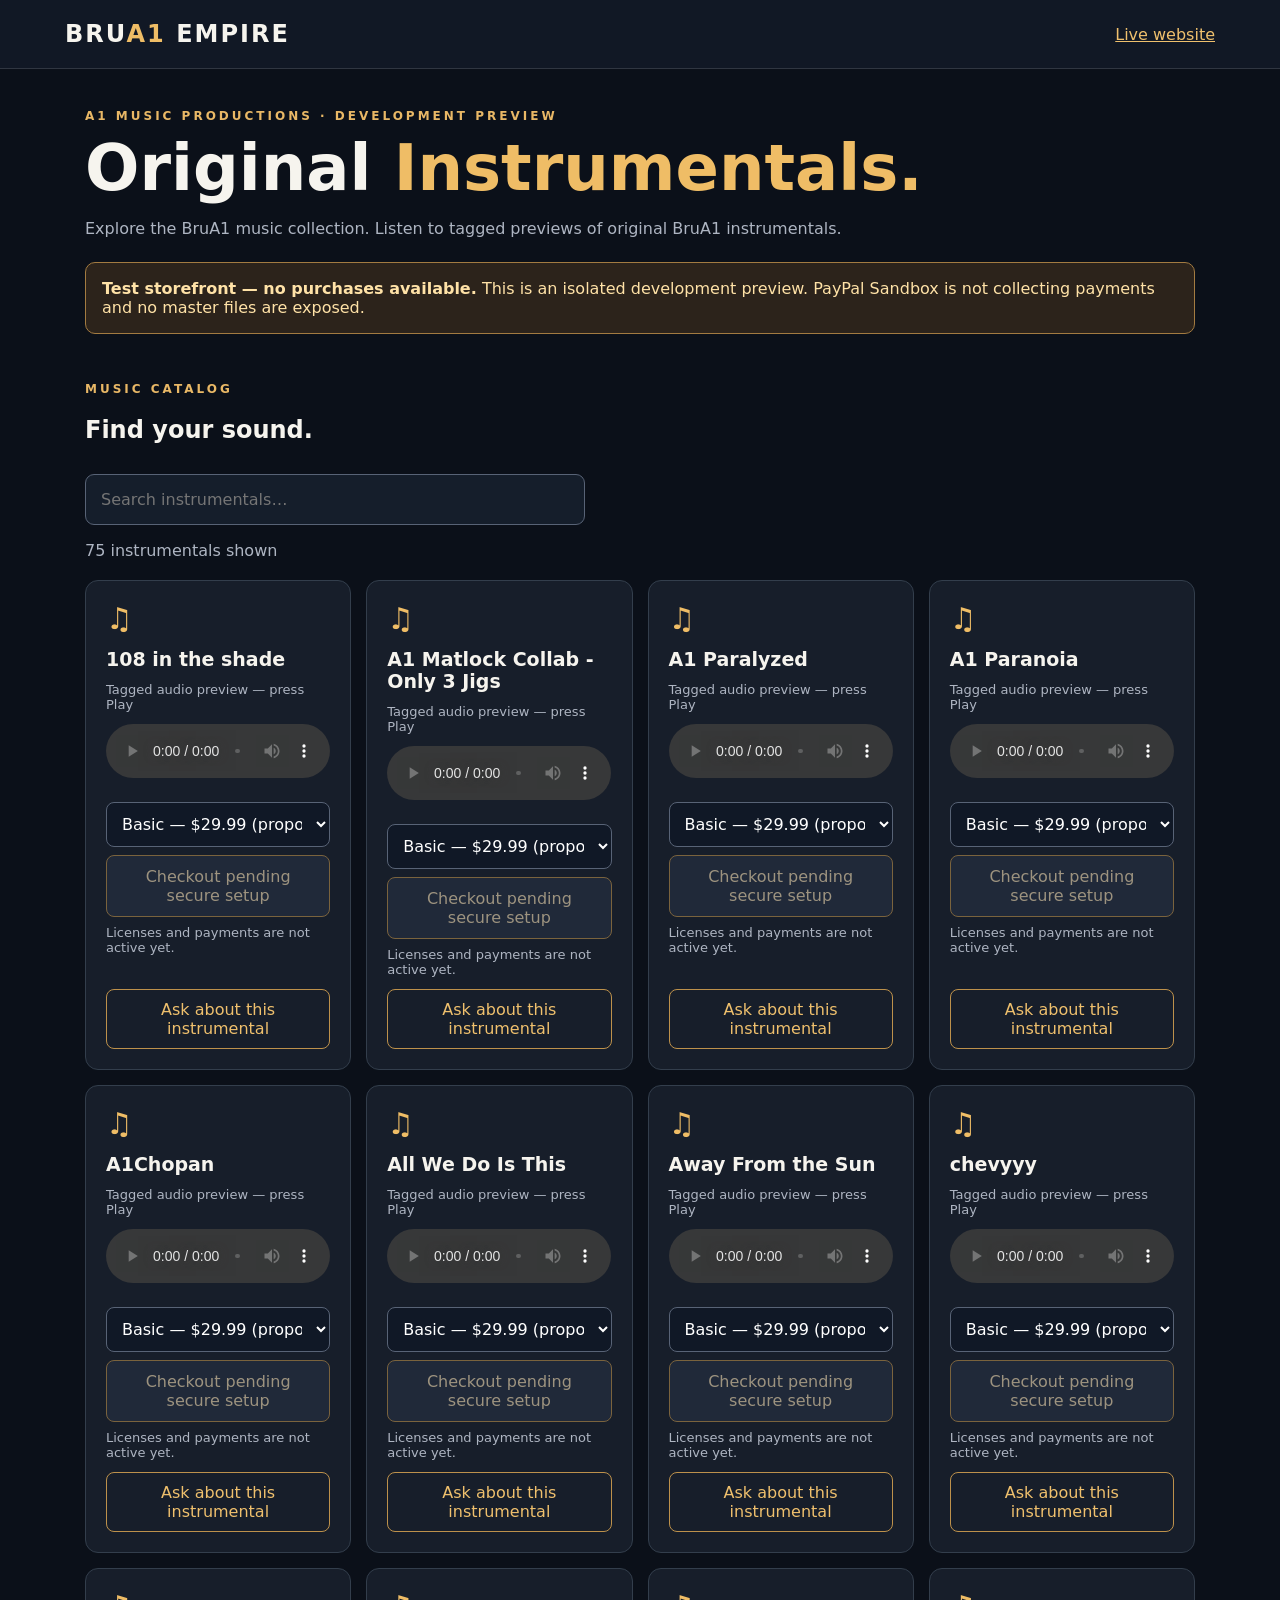
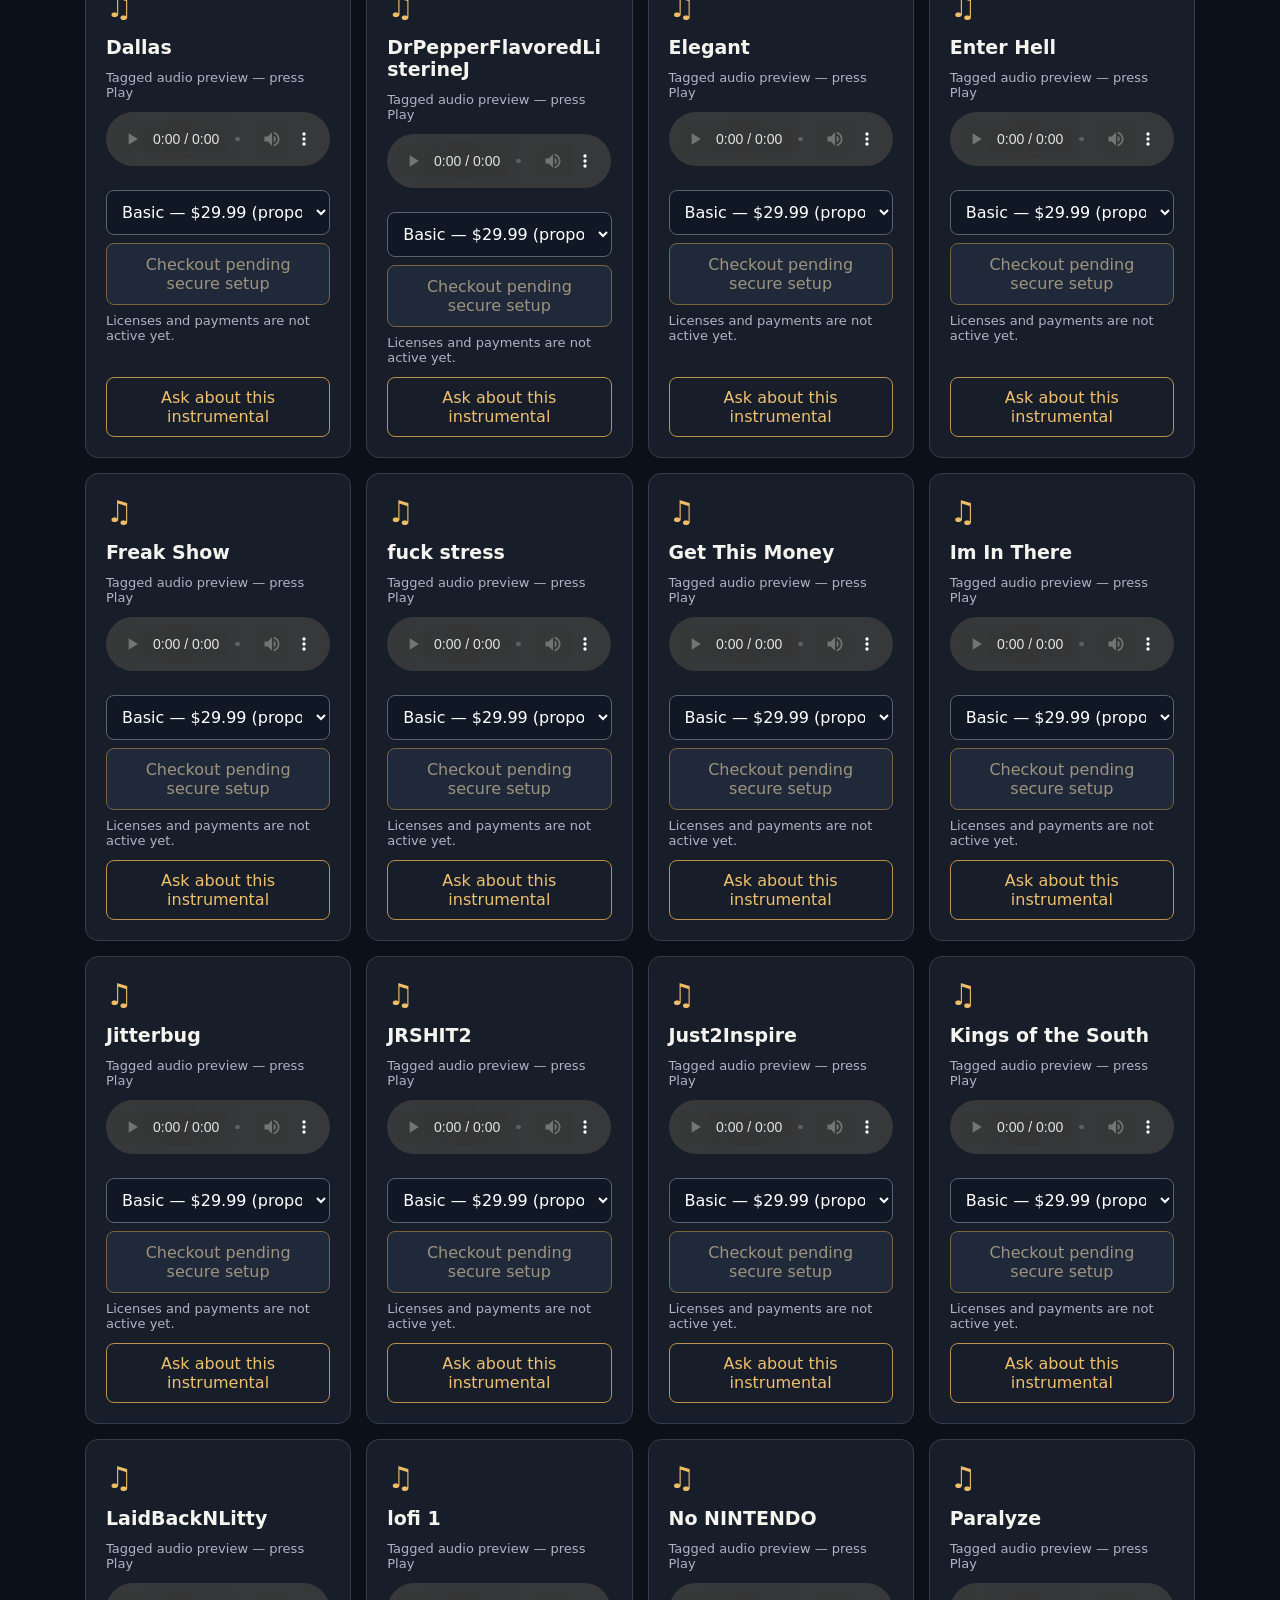
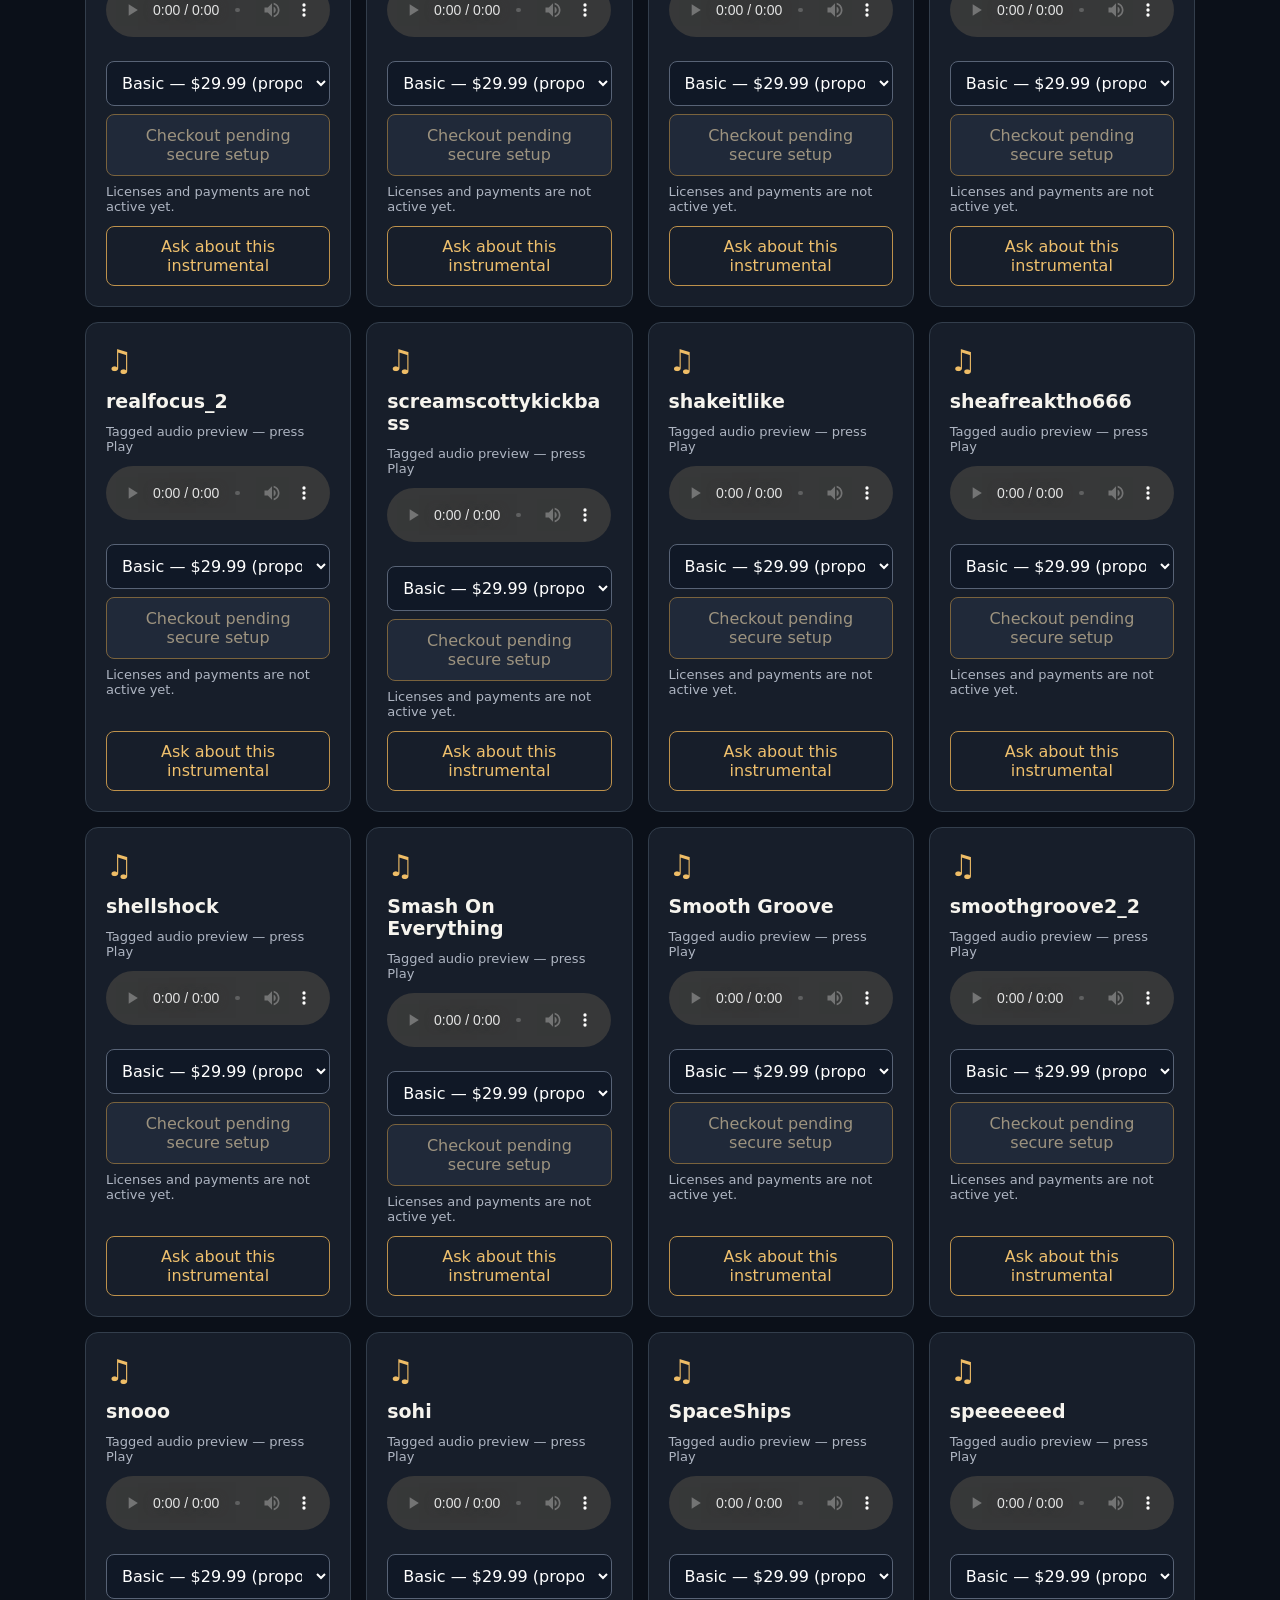
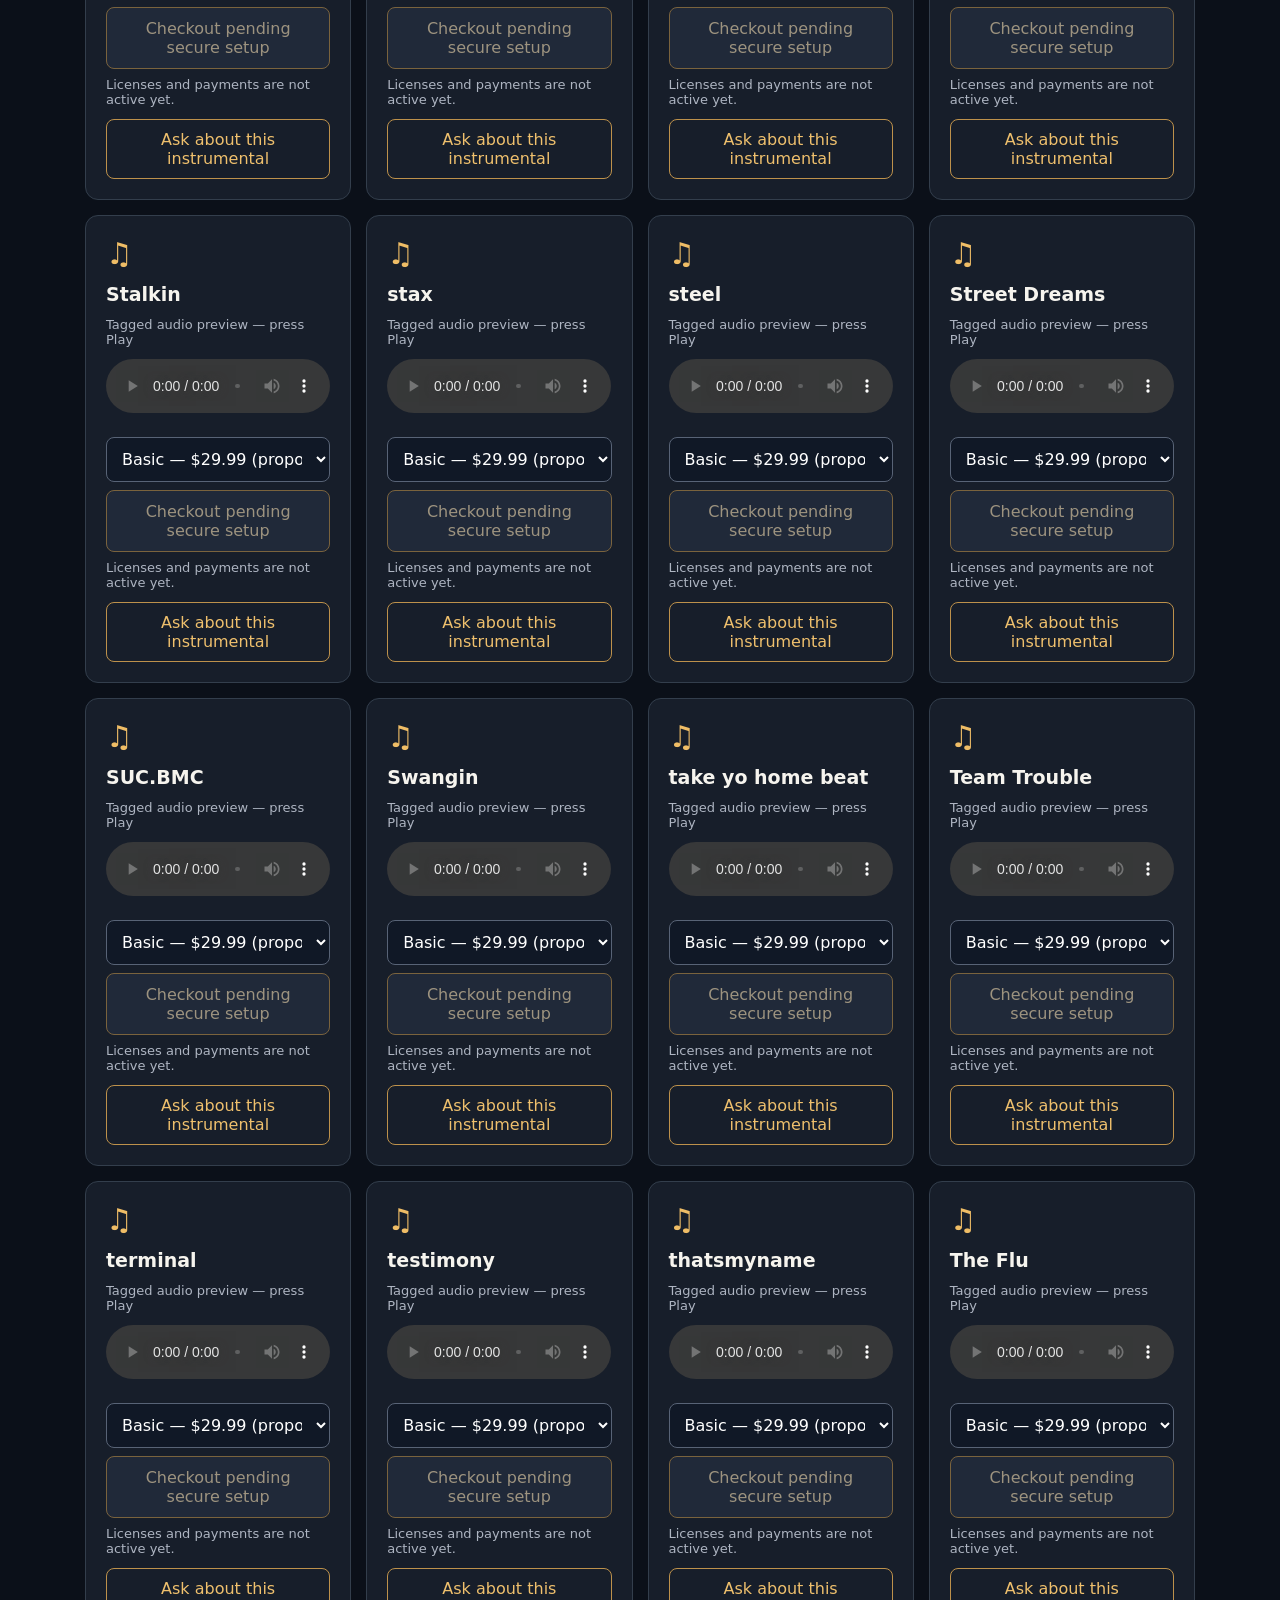
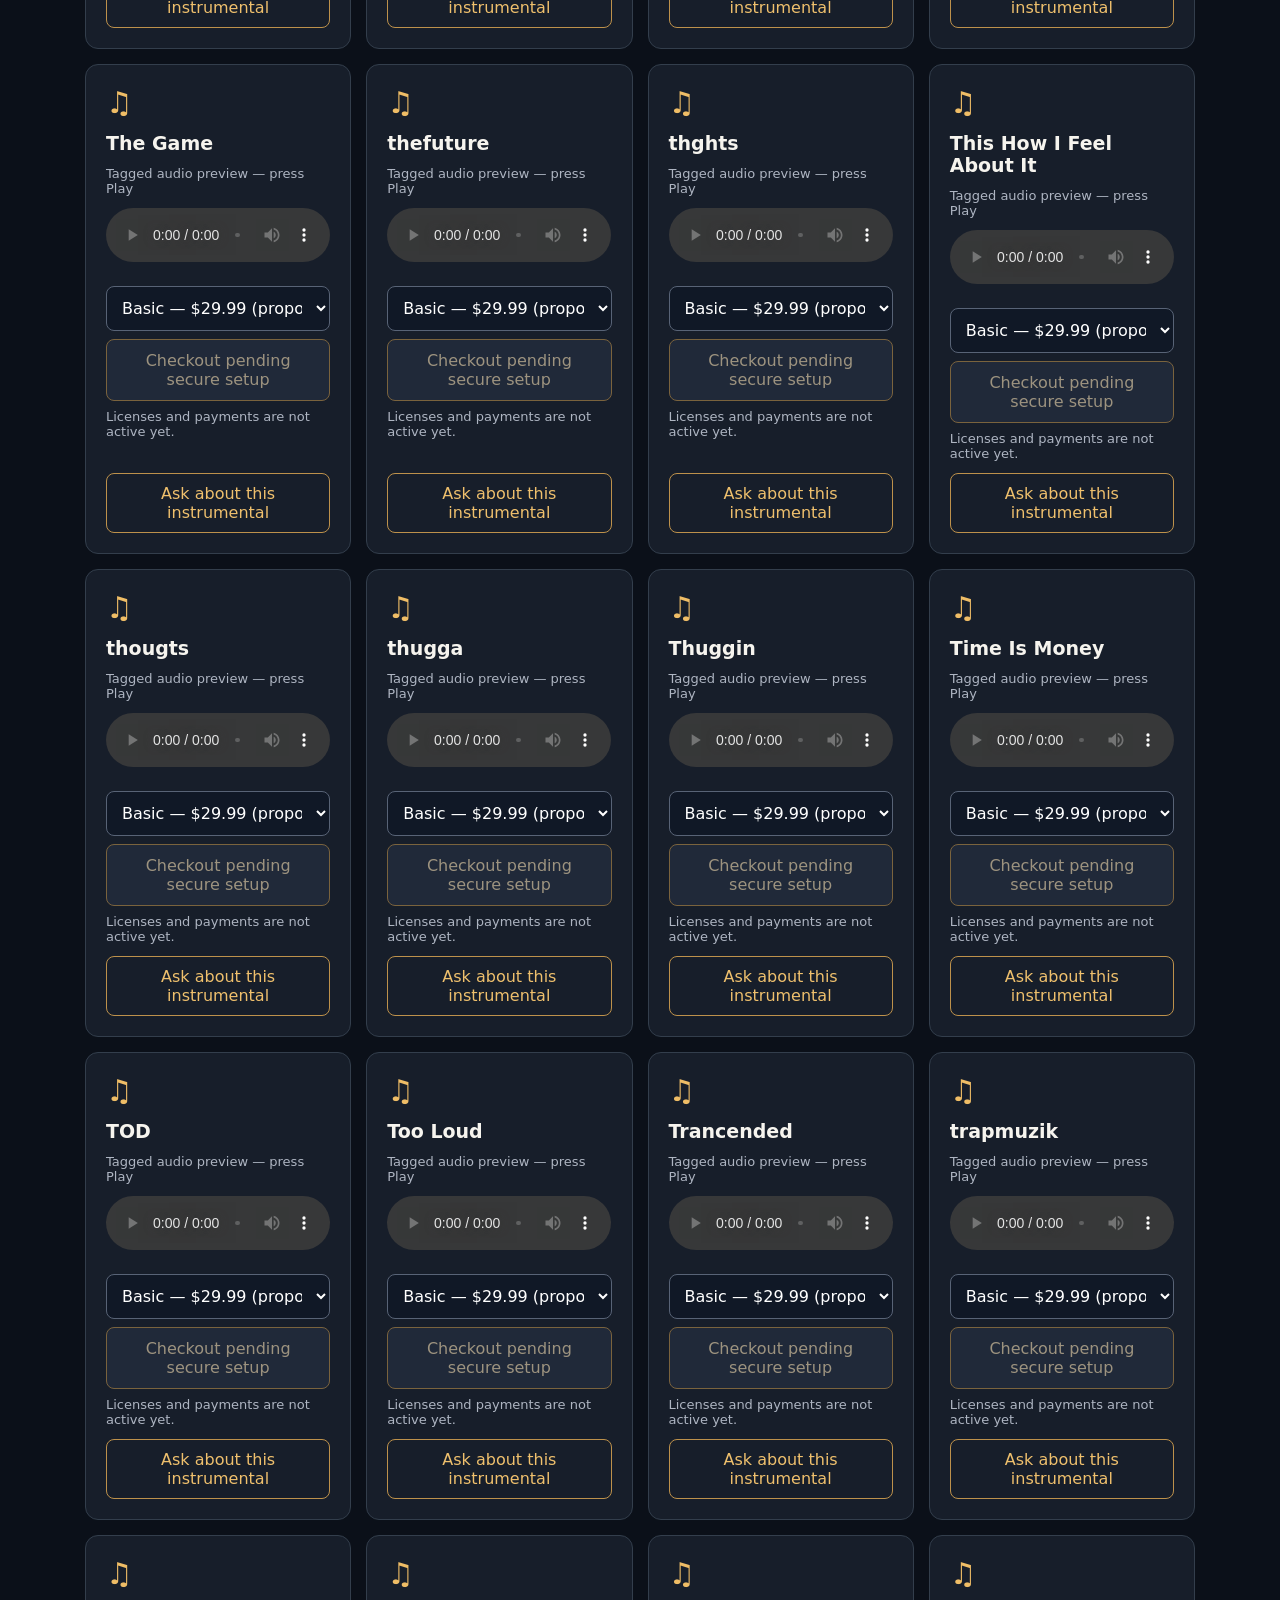
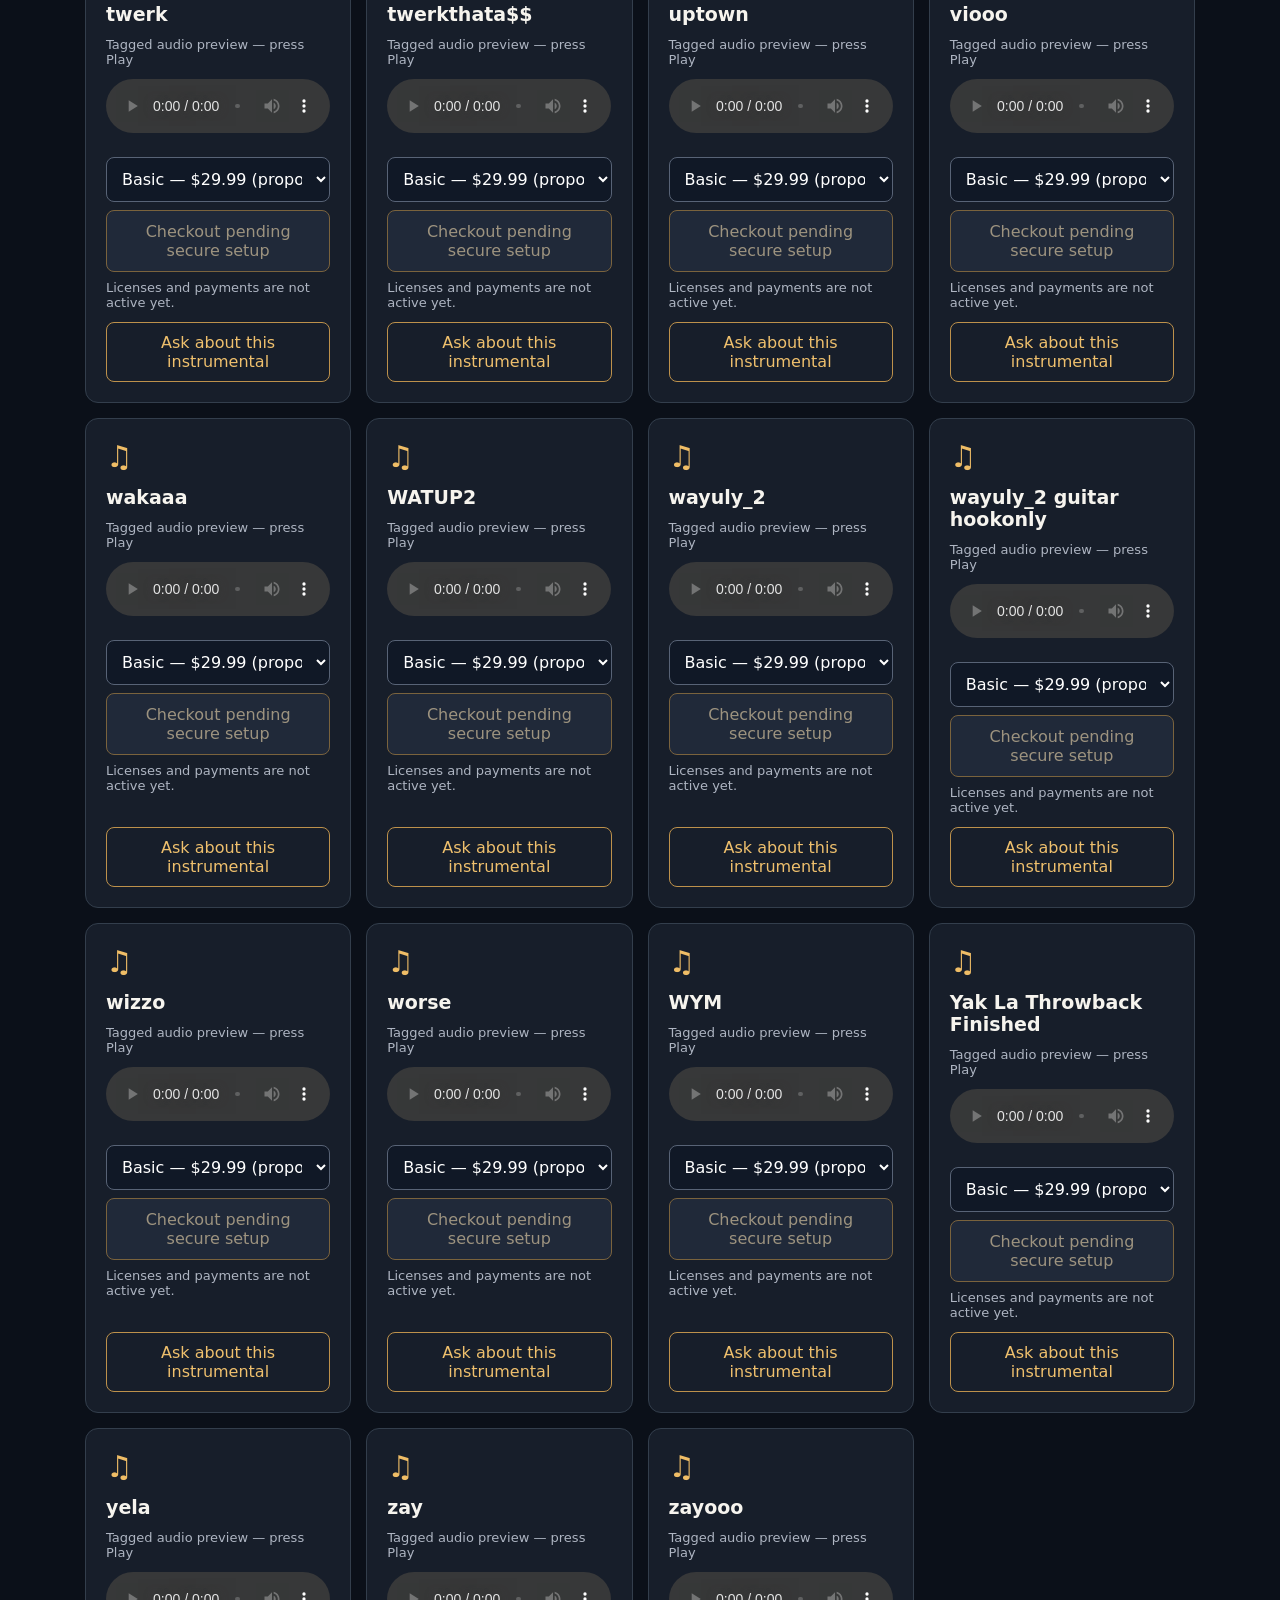
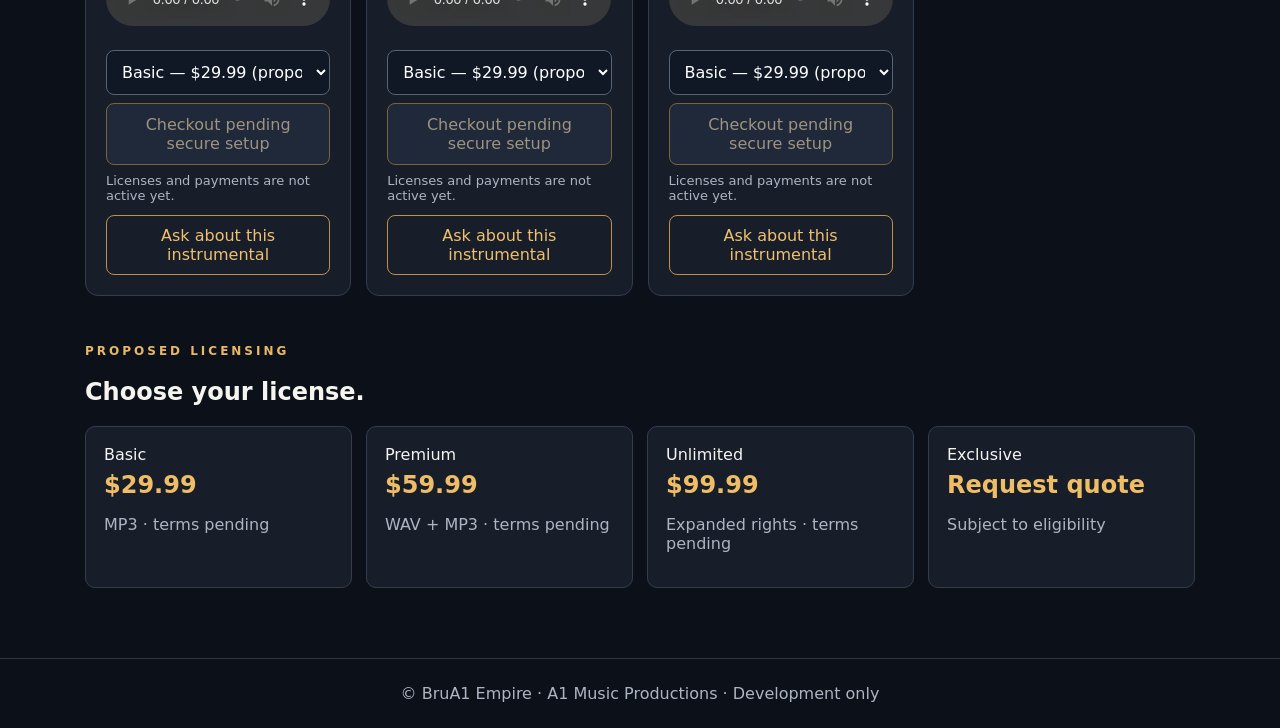
<file: preview-public/index.html>
<!doctype html>
<html lang="en"><head><meta charset="utf-8"><meta name="viewport" content="width=device-width,initial-scale=1"><meta name="description" content="Preview the original BruA1 instrumental catalog."><title>BruA1 Instrumental Store — Development Preview</title>
<style>:root{color-scheme:dark;font-family:system-ui,Arial,sans-serif;background:#0b1019;color:#f6f4ee}*{box-sizing:border-box}body{margin:0}header{display:flex;align-items:center;justify-content:space-between;gap:15px;padding:20px max(20px,calc((100vw - 1150px)/2));border-bottom:1px solid #303641;background:#111825}a{color:#efc06d}header strong{font-size:24px;letter-spacing:2px}header strong span{color:#efbd66}main{max-width:1150px;margin:auto;padding:40px 20px 70px}h1{font-size:clamp(34px,6vw,64px);line-height:1.1;margin:10px 0 16px}h1 span{color:#efbd66}.eyebrow{color:#e9b866;letter-spacing:3px;font-size:12px;font-weight:700}.muted{color:#aeb5c2}.notice{border:1px solid #a37b41;background:#2c231b;color:#ffe2a7;padding:16px;border-radius:10px;margin:24px 0}.tools{margin:30px 0 15px}input{width:min(100%,500px);padding:15px;border-radius:9px;border:1px solid #586376;background:#151e2b;color:#fff;font:inherit}.grid{display:grid;grid-template-columns:repeat(auto-fill,minmax(235px,1fr));gap:15px;margin-top:20px}.card{background:#171e2a;border:1px solid #333e4c;border-radius:13px;padding:20px;display:flex;flex-direction:column;gap:12px;min-width:0}.card h3{font-size:19px;margin:0;overflow-wrap:anywhere}.card .symbol{font-size:30px;color:#efbd66}.card audio{width:100%}.card p{font-size:13px;margin:0;color:#aeb5c2}.card a{display:block;text-align:center;border:1px solid #bd914b;border-radius:8px;padding:10px;text-decoration:none;margin-top:auto}.licenses{display:grid;grid-template-columns:repeat(auto-fit,minmax(180px,1fr));gap:14px;margin-top:20px}.license{border:1px solid #333e4c;background:#171e2a;border-radius:10px;padding:18px}.license strong{display:block;color:#efbd66;font-size:24px;margin-top:7px}select{width:100%;padding:11px;border-radius:8px;background:#101826;color:#fff;border:1px solid #586376;font:inherit}.selection{margin-top:12px;display:grid;gap:8px}.selection button{border:1px solid #bd914b;background:#273144;color:#f6e1b8;padding:11px;border-radius:8px;font:inherit;cursor:pointer}.selection button:disabled{opacity:.6;cursor:not-allowed}section{margin-top:48px}footer{border-top:1px solid #303641;padding:25px;text-align:center;color:#aeb5c2}</style></head>
<body><header><strong>BRU<span>A1</span> EMPIRE</strong><a href="https://brua1.com">Live website</a></header><main><div class="eyebrow">A1 MUSIC PRODUCTIONS · DEVELOPMENT PREVIEW</div><h1>Original <span>Instrumentals.</span></h1><p class="muted">Explore the BruA1 music collection. Listen to tagged previews of original BruA1 instrumentals.</p><div class="notice"><strong>Test storefront — no purchases available.</strong> This is an isolated development preview. PayPal Sandbox is not collecting payments and no master files are exposed.</div><section id="catalog"><div class="eyebrow">MUSIC CATALOG</div><h2>Find your sound.</h2><div class="tools"><input id="search" type="search" placeholder="Search instrumentals…" aria-label="Search instrumentals"></div><p id="count" class="muted" aria-live="polite"></p><div id="grid" class="grid"></div></section><section id="licenses"><div class="eyebrow">PROPOSED LICENSING</div><h2>Choose your license.</h2><div class="licenses"><div class="license">Basic<strong>$29.99</strong><p class="muted">MP3 · terms pending</p></div><div class="license">Premium<strong>$59.99</strong><p class="muted">WAV + MP3 · terms pending</p></div><div class="license">Unlimited<strong>$99.99</strong><p class="muted">Expanded rights · terms pending</p></div><div class="license">Exclusive<strong>Request quote</strong><p class="muted">Subject to eligibility</p></div></div></section></main><footer>© BruA1 Empire · A1 Music Productions · Development only</footer>
<script>const previewUrls={"108 in the shade":"https://pub-994c8c7a928c44ba9521493dbdeb80cf.r2.dev/108%20in%20the%20Shade/BruA1_108_in_the_Shade_TAGGED_PREVIEW.mp3","A1 Matlock Collab - Only 3 Jigs":"https://pub-994c8c7a928c44ba9521493dbdeb80cf.r2.dev/108%20in%20the%20Shade/BruA1_A1_Matlock_Collab_Only_3_Jigs_TAGGED_PREVIEW.mp3","A1 Paralyzed":"https://pub-994c8c7a928c44ba9521493dbdeb80cf.r2.dev/108%20in%20the%20Shade/BruA1_A1_Paralyzed_TAGGED_PREVIEW.mp3","A1 Paranoia":"https://pub-994c8c7a928c44ba9521493dbdeb80cf.r2.dev/108%20in%20the%20Shade/BruA1_A1_Paranoia_TAGGED_PREVIEW.mp3","A1Chopan":"https://pub-994c8c7a928c44ba9521493dbdeb80cf.r2.dev/108%20in%20the%20Shade/BruA1_A1Chopan_TAGGED_PREVIEW.mp3","All We Do Is This":"https://pub-994c8c7a928c44ba9521493dbdeb80cf.r2.dev/108%20in%20the%20Shade/BruA1_All_We_Do_Is_This_TAGGED_PREVIEW.mp3","Away From the Sun":"https://pub-994c8c7a928c44ba9521493dbdeb80cf.r2.dev/108%20in%20the%20Shade/BruA1_Away_From_the_Sun_TAGGED_PREVIEW.mp3","chevyyy":"https://pub-994c8c7a928c44ba9521493dbdeb80cf.r2.dev/108%20in%20the%20Shade/BruA1_chevyyy_TAGGED_PREVIEW.mp3","Dallas":"https://pub-994c8c7a928c44ba9521493dbdeb80cf.r2.dev/108%20in%20the%20Shade/BruA1_Dallas_TAGGED_PREVIEW.mp3","DrPepperFlavoredListerineJ":"https://pub-994c8c7a928c44ba9521493dbdeb80cf.r2.dev/108%20in%20the%20Shade/BruA1_DrPepperFlavoredListerineJ_TAGGED_PREVIEW.mp3","Elegant":"https://pub-994c8c7a928c44ba9521493dbdeb80cf.r2.dev/108%20in%20the%20Shade/BruA1_Elegant_TAGGED_PREVIEW.mp3","Enter Hell":"https://pub-994c8c7a928c44ba9521493dbdeb80cf.r2.dev/108%20in%20the%20Shade/BruA1_Enter_Hell_TAGGED_PREVIEW.mp3","Freak Show":"https://pub-994c8c7a928c44ba9521493dbdeb80cf.r2.dev/108%20in%20the%20Shade/BruA1_Freak_Show_TAGGED_PREVIEW.mp3","fuck stress":"https://pub-994c8c7a928c44ba9521493dbdeb80cf.r2.dev/108%20in%20the%20Shade/BruA1_fuck_stress_TAGGED_PREVIEW.mp3","Get This Money":"https://pub-994c8c7a928c44ba9521493dbdeb80cf.r2.dev/108%20in%20the%20Shade/BruA1_Get_This_Money_TAGGED_PREVIEW.mp3","Im In There":"https://pub-994c8c7a928c44ba9521493dbdeb80cf.r2.dev/108%20in%20the%20Shade/BruA1_Im_In_There_TAGGED_PREVIEW.mp3","Jitterbug":"https://pub-994c8c7a928c44ba9521493dbdeb80cf.r2.dev/108%20in%20the%20Shade/BruA1_Jitterbug_TAGGED_PREVIEW.mp3","JRSHIT2":"https://pub-994c8c7a928c44ba9521493dbdeb80cf.r2.dev/108%20in%20the%20Shade/BruA1_JRSHIT2_TAGGED_PREVIEW.mp3","Just2Inspire":"https://pub-994c8c7a928c44ba9521493dbdeb80cf.r2.dev/108%20in%20the%20Shade/BruA1_Just2Inspire_TAGGED_PREVIEW.mp3","Kings of the South":"https://pub-994c8c7a928c44ba9521493dbdeb80cf.r2.dev/108%20in%20the%20Shade/BruA1_Kings_of_the_South_TAGGED_PREVIEW.mp3","LaidBackNLitty":"https://pub-994c8c7a928c44ba9521493dbdeb80cf.r2.dev/108%20in%20the%20Shade/BruA1_LaidBackNLitty_TAGGED_PREVIEW.mp3","lofi 1":"https://pub-994c8c7a928c44ba9521493dbdeb80cf.r2.dev/108%20in%20the%20Shade/BruA1_lofi_1_TAGGED_PREVIEW.mp3","No NINTENDO":"https://pub-994c8c7a928c44ba9521493dbdeb80cf.r2.dev/108%20in%20the%20Shade/BruA1_No_NINTENDO_TAGGED_PREVIEW.mp3","Paralyze":"https://pub-994c8c7a928c44ba9521493dbdeb80cf.r2.dev/108%20in%20the%20Shade/BruA1_Paralyze_TAGGED_PREVIEW.mp3","realfocus_2":"https://pub-994c8c7a928c44ba9521493dbdeb80cf.r2.dev/108%20in%20the%20Shade/BruA1_realfocus_2_TAGGED_PREVIEW.mp3","screamscottykickbass":"https://pub-994c8c7a928c44ba9521493dbdeb80cf.r2.dev/108%20in%20the%20Shade/BruA1_screamscottykickbass_TAGGED_PREVIEW.mp3","shakeitlike":"https://pub-994c8c7a928c44ba9521493dbdeb80cf.r2.dev/108%20in%20the%20Shade/BruA1_shakeitlike_TAGGED_PREVIEW.mp3","sheafreaktho666":"https://pub-994c8c7a928c44ba9521493dbdeb80cf.r2.dev/108%20in%20the%20Shade/BruA1_sheafreaktho666_TAGGED_PREVIEW.mp3","shellshock":"https://pub-994c8c7a928c44ba9521493dbdeb80cf.r2.dev/108%20in%20the%20Shade/BruA1_shellshock_TAGGED_PREVIEW.mp3","Smash On Everything":"https://pub-994c8c7a928c44ba9521493dbdeb80cf.r2.dev/108%20in%20the%20Shade/BruA1_Smash_On_Everything_TAGGED_PREVIEW.mp3","Smooth Groove":"https://pub-994c8c7a928c44ba9521493dbdeb80cf.r2.dev/108%20in%20the%20Shade/BruA1_Smooth_Groove_TAGGED_PREVIEW.mp3","smoothgroove2_2":"https://pub-994c8c7a928c44ba9521493dbdeb80cf.r2.dev/108%20in%20the%20Shade/BruA1_smoothgroove2_2_TAGGED_PREVIEW.mp3","snooo":"https://pub-994c8c7a928c44ba9521493dbdeb80cf.r2.dev/108%20in%20the%20Shade/BruA1_snooo_TAGGED_PREVIEW.mp3","sohi":"https://pub-994c8c7a928c44ba9521493dbdeb80cf.r2.dev/108%20in%20the%20Shade/BruA1_sohi_TAGGED_PREVIEW.mp3","SpaceShips":"https://pub-994c8c7a928c44ba9521493dbdeb80cf.r2.dev/108%20in%20the%20Shade/BruA1_SpaceShips_TAGGED_PREVIEW.mp3","speeeeeed":"https://pub-994c8c7a928c44ba9521493dbdeb80cf.r2.dev/108%20in%20the%20Shade/BruA1_speeeeeed_TAGGED_PREVIEW.mp3","Stalkin":"https://pub-994c8c7a928c44ba9521493dbdeb80cf.r2.dev/108%20in%20the%20Shade/BruA1_Stalkin_TAGGED_PREVIEW.mp3","stax":"https://pub-994c8c7a928c44ba9521493dbdeb80cf.r2.dev/108%20in%20the%20Shade/BruA1_stax_TAGGED_PREVIEW.mp3","steel":"https://pub-994c8c7a928c44ba9521493dbdeb80cf.r2.dev/108%20in%20the%20Shade/BruA1_steel_TAGGED_PREVIEW.mp3","Street Dreams":"https://pub-994c8c7a928c44ba9521493dbdeb80cf.r2.dev/108%20in%20the%20Shade/BruA1_Street_Dreams_TAGGED_PREVIEW.mp3","SUC.BMC":"https://pub-994c8c7a928c44ba9521493dbdeb80cf.r2.dev/108%20in%20the%20Shade/BruA1_SUC_BMC_TAGGED_PREVIEW.mp3","Swangin":"https://pub-994c8c7a928c44ba9521493dbdeb80cf.r2.dev/108%20in%20the%20Shade/BruA1_Swangin_TAGGED_PREVIEW.mp3","take yo home beat":"https://pub-994c8c7a928c44ba9521493dbdeb80cf.r2.dev/108%20in%20the%20Shade/BruA1_take_yo_home_beat_TAGGED_PREVIEW.mp3","Team Trouble":"https://pub-994c8c7a928c44ba9521493dbdeb80cf.r2.dev/108%20in%20the%20Shade/BruA1_Team_Trouble_TAGGED_PREVIEW.mp3","terminal":"https://pub-994c8c7a928c44ba9521493dbdeb80cf.r2.dev/108%20in%20the%20Shade/BruA1_terminal_TAGGED_PREVIEW.mp3","testimony":"https://pub-994c8c7a928c44ba9521493dbdeb80cf.r2.dev/108%20in%20the%20Shade/BruA1_testimony_TAGGED_PREVIEW.mp3","thatsmyname":"https://pub-994c8c7a928c44ba9521493dbdeb80cf.r2.dev/108%20in%20the%20Shade/BruA1_thatsmyname_TAGGED_PREVIEW.mp3","The Flu":"https://pub-994c8c7a928c44ba9521493dbdeb80cf.r2.dev/108%20in%20the%20Shade/BruA1_The_Flu_TAGGED_PREVIEW.mp3","The Game":"https://pub-994c8c7a928c44ba9521493dbdeb80cf.r2.dev/108%20in%20the%20Shade/BruA1_The_Game_TAGGED_PREVIEW.mp3","thefuture":"https://pub-994c8c7a928c44ba9521493dbdeb80cf.r2.dev/108%20in%20the%20Shade/BruA1_thefuture_TAGGED_PREVIEW.mp3","thghts":"https://pub-994c8c7a928c44ba9521493dbdeb80cf.r2.dev/108%20in%20the%20Shade/BruA1_thghts_TAGGED_PREVIEW.mp3","This How I Feel About It":"https://pub-994c8c7a928c44ba9521493dbdeb80cf.r2.dev/108%20in%20the%20Shade/BruA1_This_How_I_Feel_About_It_TAGGED_PREVIEW.mp3","thougts":"https://pub-994c8c7a928c44ba9521493dbdeb80cf.r2.dev/108%20in%20the%20Shade/BruA1_thougts_TAGGED_PREVIEW.mp3","thugga":"https://pub-994c8c7a928c44ba9521493dbdeb80cf.r2.dev/108%20in%20the%20Shade/BruA1_thugga_TAGGED_PREVIEW.mp3","Thuggin":"https://pub-994c8c7a928c44ba9521493dbdeb80cf.r2.dev/108%20in%20the%20Shade/BruA1_Thuggin_TAGGED_PREVIEW.mp3","Time Is Money":"https://pub-994c8c7a928c44ba9521493dbdeb80cf.r2.dev/108%20in%20the%20Shade/BruA1_Time_Is_Money_TAGGED_PREVIEW.mp3","TOD":"https://pub-994c8c7a928c44ba9521493dbdeb80cf.r2.dev/108%20in%20the%20Shade/BruA1_TOD_TAGGED_PREVIEW.mp3","Too Loud":"https://pub-994c8c7a928c44ba9521493dbdeb80cf.r2.dev/108%20in%20the%20Shade/BruA1_Too_Loud_TAGGED_PREVIEW.mp3","Trancended":"https://pub-994c8c7a928c44ba9521493dbdeb80cf.r2.dev/108%20in%20the%20Shade/BruA1_Trancended_TAGGED_PREVIEW.mp3","trapmuzik":"https://pub-994c8c7a928c44ba9521493dbdeb80cf.r2.dev/108%20in%20the%20Shade/BruA1_trapmuzik_TAGGED_PREVIEW.mp3","twerk":"https://pub-994c8c7a928c44ba9521493dbdeb80cf.r2.dev/108%20in%20the%20Shade/BruA1_twerk_TAGGED_PREVIEW.mp3","twerkthata$$":"https://pub-994c8c7a928c44ba9521493dbdeb80cf.r2.dev/108%20in%20the%20Shade/BruA1_twerkthata_TAGGED_PREVIEW.mp3","uptown":"https://pub-994c8c7a928c44ba9521493dbdeb80cf.r2.dev/108%20in%20the%20Shade/BruA1_uptown_TAGGED_PREVIEW.mp3","viooo":"https://pub-994c8c7a928c44ba9521493dbdeb80cf.r2.dev/108%20in%20the%20Shade/BruA1_viooo_TAGGED_PREVIEW.mp3","wakaaa":"https://pub-994c8c7a928c44ba9521493dbdeb80cf.r2.dev/108%20in%20the%20Shade/BruA1_wakaaa_TAGGED_PREVIEW.mp3","WATUP2":"https://pub-994c8c7a928c44ba9521493dbdeb80cf.r2.dev/108%20in%20the%20Shade/BruA1_WATUP2_TAGGED_PREVIEW.mp3","wayuly_2":"https://pub-994c8c7a928c44ba9521493dbdeb80cf.r2.dev/108%20in%20the%20Shade/BruA1_wayuly_2_TAGGED_PREVIEW.mp3","wayuly_2 guitar hookonly":"https://pub-994c8c7a928c44ba9521493dbdeb80cf.r2.dev/108%20in%20the%20Shade/BruA1_wayuly_2_guitar_hookonly_TAGGED_PREVIEW.mp3","wizzo":"https://pub-994c8c7a928c44ba9521493dbdeb80cf.r2.dev/108%20in%20the%20Shade/BruA1_wizzo_TAGGED_PREVIEW.mp3","worse":"https://pub-994c8c7a928c44ba9521493dbdeb80cf.r2.dev/108%20in%20the%20Shade/BruA1_worse_TAGGED_PREVIEW.mp3","WYM":"https://pub-994c8c7a928c44ba9521493dbdeb80cf.r2.dev/108%20in%20the%20Shade/BruA1_WYM_TAGGED_PREVIEW.mp3","Yak La Throwback Finished":"https://pub-994c8c7a928c44ba9521493dbdeb80cf.r2.dev/108%20in%20the%20Shade/BruA1_Yak_La_Throwback_Finished_TAGGED_PREVIEW.mp3","yela":"https://pub-994c8c7a928c44ba9521493dbdeb80cf.r2.dev/108%20in%20the%20Shade/BruA1_yela_TAGGED_PREVIEW.mp3","zay":"https://pub-994c8c7a928c44ba9521493dbdeb80cf.r2.dev/108%20in%20the%20Shade/BruA1_zay_TAGGED_PREVIEW.mp3","zayooo":"https://pub-994c8c7a928c44ba9521493dbdeb80cf.r2.dev/108%20in%20the%20Shade/BruA1_zayooo_TAGGED_PREVIEW.mp3"};const titles=["108 in the shade","A1 Matlock Collab - Only 3 Jigs","A1 Paralyzed","A1 Paranoia","A1Chopan","All We Do Is This","Away From the Sun","chevyyy","Dallas","DrPepperFlavoredListerineJ","Elegant","Enter Hell","Freak Show","fuck stress","Get This Money","Im In There","Jitterbug","JRSHIT2","Just2Inspire","Kings of the South","LaidBackNLitty","lofi 1","No NINTENDO","Paralyze","realfocus_2","screamscottykickbass","shakeitlike","sheafreaktho666","shellshock","Smash On Everything","Smooth Groove","smoothgroove2_2","snooo","sohi","SpaceShips","speeeeeed","Stalkin","stax","steel","Street Dreams","SUC.BMC","Swangin","take yo home beat","Team Trouble","terminal","testimony","thatsmyname","The Flu","The Game","thefuture","thghts","This How I Feel About It","thougts","thugga","Thuggin","Time Is Money","TOD","Too Loud","Trancended","trapmuzik","twerk","twerkthata$$","uptown","viooo","wakaaa","WATUP2","wayuly_2","wayuly_2 guitar hookonly","wizzo","worse","WYM","Yak La Throwback Finished","yela","zay","zayooo"];const grid=document.getElementById("grid"),count=document.getElementById("count"),search=document.getElementById("search");function render(){const q=search.value.trim().toLowerCase();const matched=titles.filter(t=>t.toLowerCase().includes(q));count.textContent=matched.length+" instrumental"+(matched.length===1?"":"s")+" shown";grid.replaceChildren();for(const title of matched){const card=document.createElement("article");card.className="card";const symbol=document.createElement("div");symbol.className="symbol";symbol.textContent="♫";const h=document.createElement("h3");h.textContent=title;const p=document.createElement("p");p.textContent=previewUrls[title]?"Tagged audio preview — press Play":"Tagged audio preview in production";card.append(symbol,h,p);if(previewUrls[title]){const player=document.createElement("audio");player.controls=true;player.preload="metadata";player.src=previewUrls[title];player.setAttribute("aria-label","Listen to tagged preview of "+title);card.append(player);}const selection=document.createElement("div");selection.className="selection";const sel=document.createElement("select");sel.setAttribute("aria-label","License for "+title);for(const [value,label] of [["basic","Basic — $29.99 (proposed)"],["premium","Premium — $59.99 (proposed)"],["unlimited","Unlimited — $99.99 (proposed)"],["exclusive","Exclusive — request quote"]]){const opt=document.createElement("option");opt.value=value;opt.textContent=label;sel.append(opt)}const checkout=document.createElement("button");checkout.type="button";checkout.disabled=true;checkout.textContent="Checkout pending secure setup";const note=document.createElement("p");note.textContent="Licenses and payments are not active yet.";selection.append(sel,checkout,note);card.append(selection);const a=document.createElement("a");a.textContent="Ask about this instrumental";a.href="mailto:brua1@brua1.com?subject="+encodeURIComponent("BruA1 instrumental inquiry: "+title);card.append(a);grid.append(card)}}search.addEventListener("input",render);render();</script></body></html>
</file>
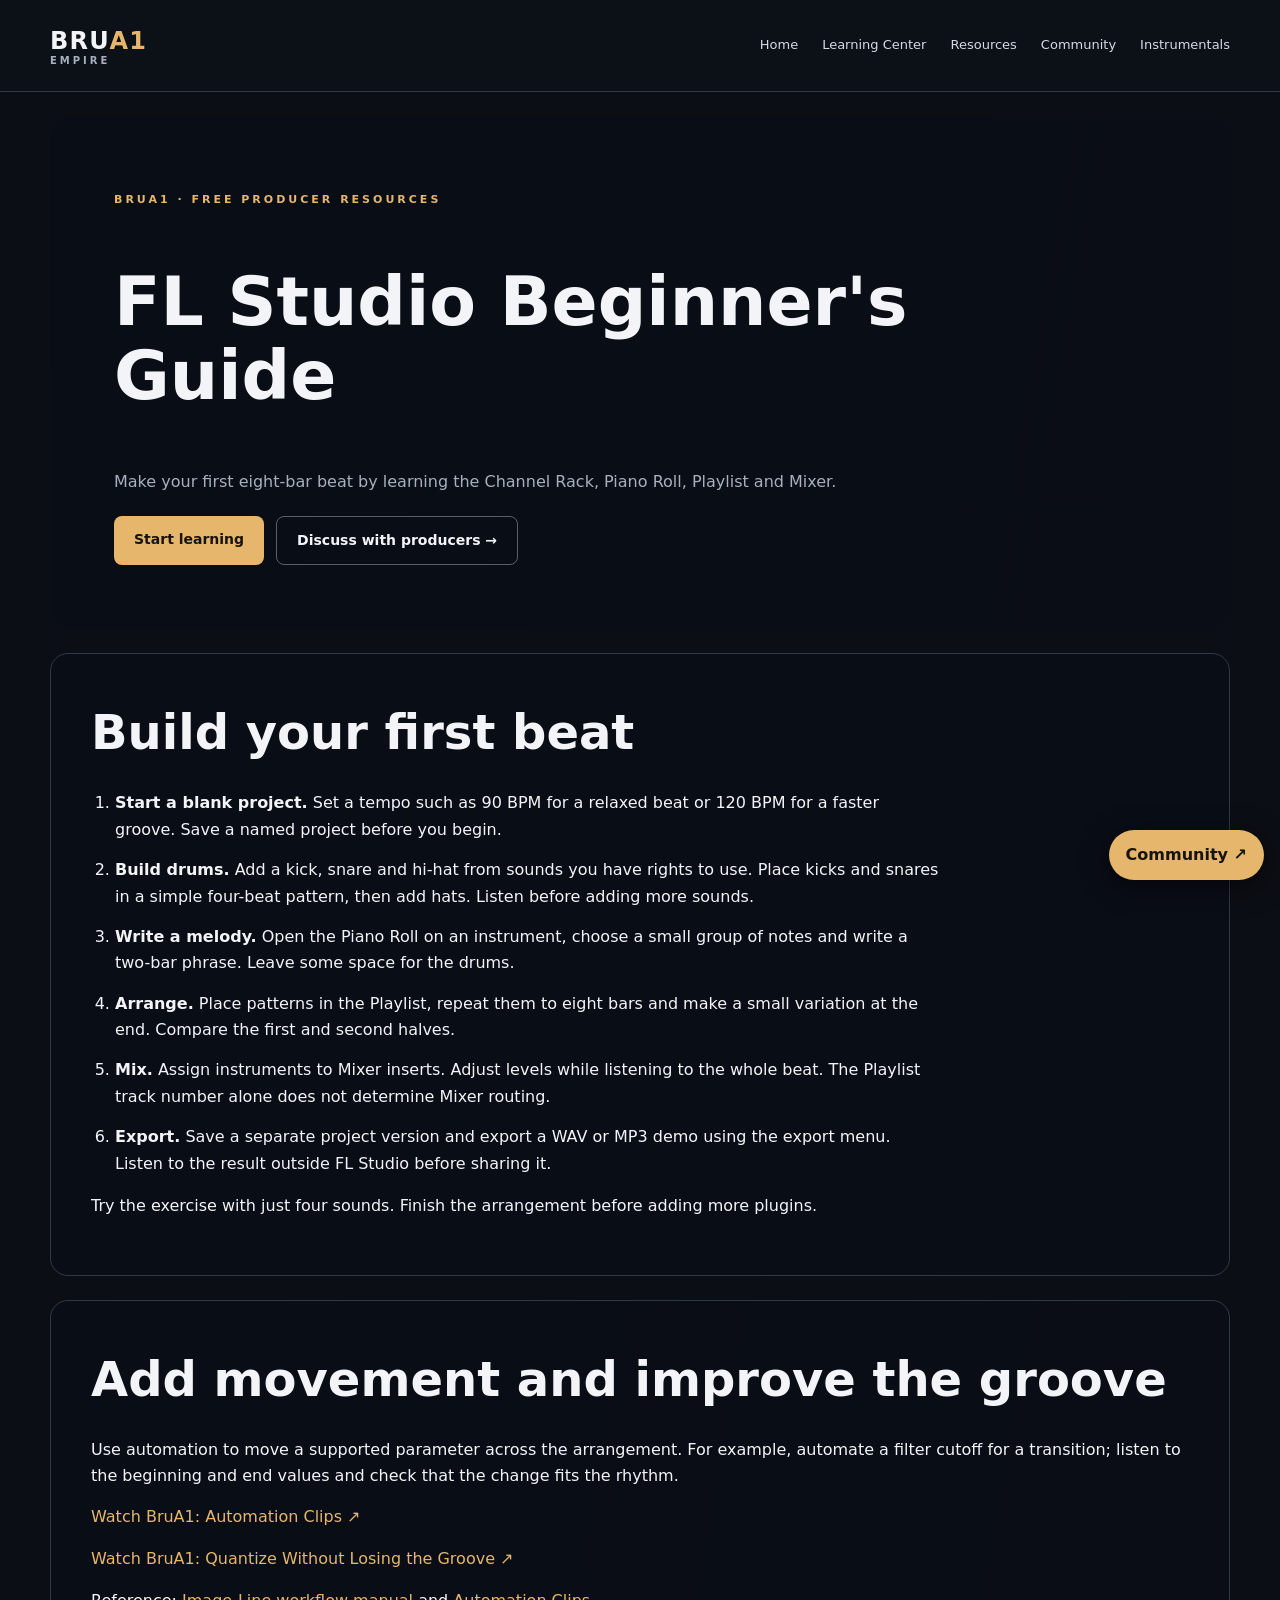
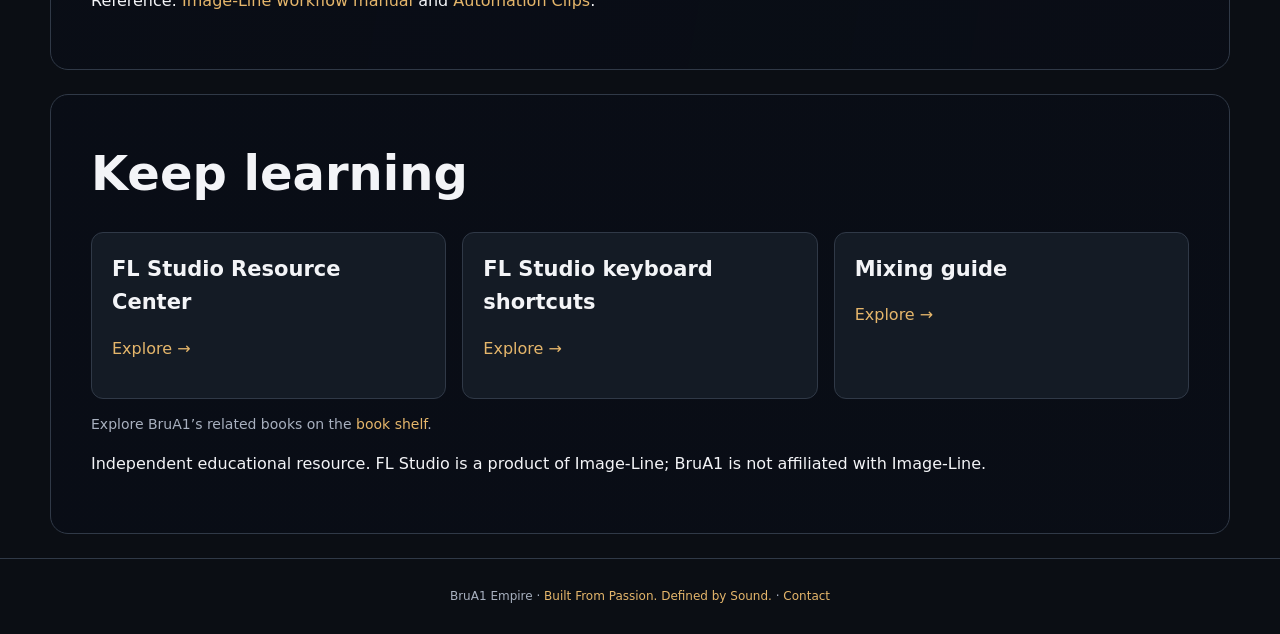
<file: fl-studio-beginners-guide.html>
<!doctype html><html lang="en"><head><meta charset="utf-8"><meta name="viewport" content="width=device-width,initial-scale=1"><title>FL Studio Beginner's Guide | BruA1</title><meta name="description" content="Make your first eight-bar beat by learning the Channel Rack, Piano Roll, Playlist and Mixer."><link rel="canonical" href="https://brua1.com/fl-studio-beginners-guide"><link rel="stylesheet" href="style.css"><link rel="stylesheet" href="hub.css"><link rel="stylesheet" href="brua1-artwork.css?v=1"><link rel="stylesheet" href="resources.css"><script src="resources.js" defer></script>
<meta property="og:type" content="website">
<meta property="og:site_name" content="BruA1 Empire">
<meta property="og:url" content="https://brua1.com/fl-studio-beginners-guide">
<meta property="og:title" content="FL Studio Beginner's Guide | BruA1">
<meta property="og:description" content="Make your first eight-bar beat by learning the Channel Rack, Piano Roll, Playlist and Mixer.">
<meta property="og:image" content="https://brua1.com/assets/brua1-website-banner-2026.jpg">
<meta property="og:image:secure_url" content="https://brua1.com/assets/brua1-website-banner-2026.jpg">
<meta property="og:image:type" content="image/jpeg">
<meta property="og:image:width" content="1677">
<meta property="og:image:height" content="938">
<meta property="og:image:alt" content="Colorful BruA1.com artwork featuring music production, a Louisiana skyline and craftsmanship">
<meta name="twitter:card" content="summary_large_image">
<meta name="twitter:title" content="FL Studio Beginner's Guide | BruA1">
<meta name="twitter:description" content="Make your first eight-bar beat by learning the Channel Rack, Piano Roll, Playlist and Mixer.">
<meta name="twitter:image" content="https://brua1.com/assets/brua1-website-banner-2026.jpg">
<meta name="twitter:image:alt" content="Colorful BruA1.com artwork featuring music production, a Louisiana skyline and craftsmanship">
</head><body class="resource-art"><header class="top"><a class="logo" href="index.html">BRU<span>A1</span> <small>EMPIRE</small></a><nav><a href="index.html">Home</a><a href="learning-center.html">Learning Center</a><a href="fl-studio-resources.html">Resources</a><a href="music-network.html?channel=general#member-account">Community</a><a href="instrumentals.html">Instrumentals</a></nav></header><main><section class="section resource-hero"><p class="eyebrow">BRUA1 · FREE PRODUCER RESOURCES</p><h1>FL Studio Beginner's Guide</h1><p class="intro">Make your first eight-bar beat by learning the Channel Rack, Piano Roll, Playlist and Mixer.</p><div class="actions"><a class="btn" href="#start">Start learning</a><a class="btn secondary" href="music-network.html?channel=producers#member-account">Discuss with producers →</a></div></section><section id="start" class="section resource-section"><h2>Build your first beat</h2><ol><li><strong>Start a blank project.</strong> Set a tempo such as 90 BPM for a relaxed beat or 120 BPM for a faster groove. Save a named project before you begin.</li><li><strong>Build drums.</strong> Add a kick, snare and hi-hat from sounds you have rights to use. Place kicks and snares in a simple four-beat pattern, then add hats. Listen before adding more sounds.</li><li><strong>Write a melody.</strong> Open the Piano Roll on an instrument, choose a small group of notes and write a two-bar phrase. Leave some space for the drums.</li><li><strong>Arrange.</strong> Place patterns in the Playlist, repeat them to eight bars and make a small variation at the end. Compare the first and second halves.</li><li><strong>Mix.</strong> Assign instruments to Mixer inserts. Adjust levels while listening to the whole beat. The Playlist track number alone does not determine Mixer routing.</li><li><strong>Export.</strong> Save a separate project version and export a WAV or MP3 demo using the export menu. Listen to the result outside FL Studio before sharing it.</li></ol><p>Try the exercise with just four sounds. Finish the arrangement before adding more plugins.</p></section><section id="practice" class="section resource-section"><h2>Add movement and improve the groove</h2><p>Use automation to move a supported parameter across the arrangement. For example, automate a filter cutoff for a transition; listen to the beginning and end values and check that the change fits the rhythm.</p><p><a href="https://www.youtube.com/watch?v=qXFrxTHaCLw" target="_blank" rel="noopener noreferrer">Watch BruA1: Automation Clips ↗</a></p><p><a href="https://www.youtube.com/watch?v=sP1ZytFaPzI" target="_blank" rel="noopener noreferrer">Watch BruA1: Quantize Without Losing the Groove ↗</a></p><p>Reference: <a href="https://www.image-line.com/fl-studio-learning/fl-studio-online-manual/html/basics_workflow.htm">Image-Line workflow manual</a> and <a href="https://www.image-line.com/fl-studio-learning/fl-studio-online-manual/html/playlist_automationclip.htm">Automation Clips</a>.</p></section><section id="more" class="section resource-section"><h2>Keep learning</h2><div class="resource-grid"><article class="resource-card"><h3>FL Studio Resource Center</h3><p><a href="fl-studio-resources.html">Explore →</a></p></article><article class="resource-card"><h3>FL Studio keyboard shortcuts</h3><p><a href="fl-studio-shortcuts.html">Explore →</a></p></article><article class="resource-card"><h3>Mixing guide</h3><p><a href="fl-studio-mixing-guide.html">Explore →</a></p></article></div><p class="resource-note">Explore BruA1’s related books on the <a href="index.html#books">book shelf</a>.</p><p>Independent educational resource. FL Studio is a product of Image-Line; BruA1 is not affiliated with Image-Line.</p></section></main><footer>BruA1 Empire · <a href="index.html">Built From Passion. Defined by Sound.</a> · <a href="mailto:brua1@brua1.com">Contact</a></footer><a class="community-fab" href="music-network.html?channel=general#member-account">Community ↗</a></body></html>
</file>
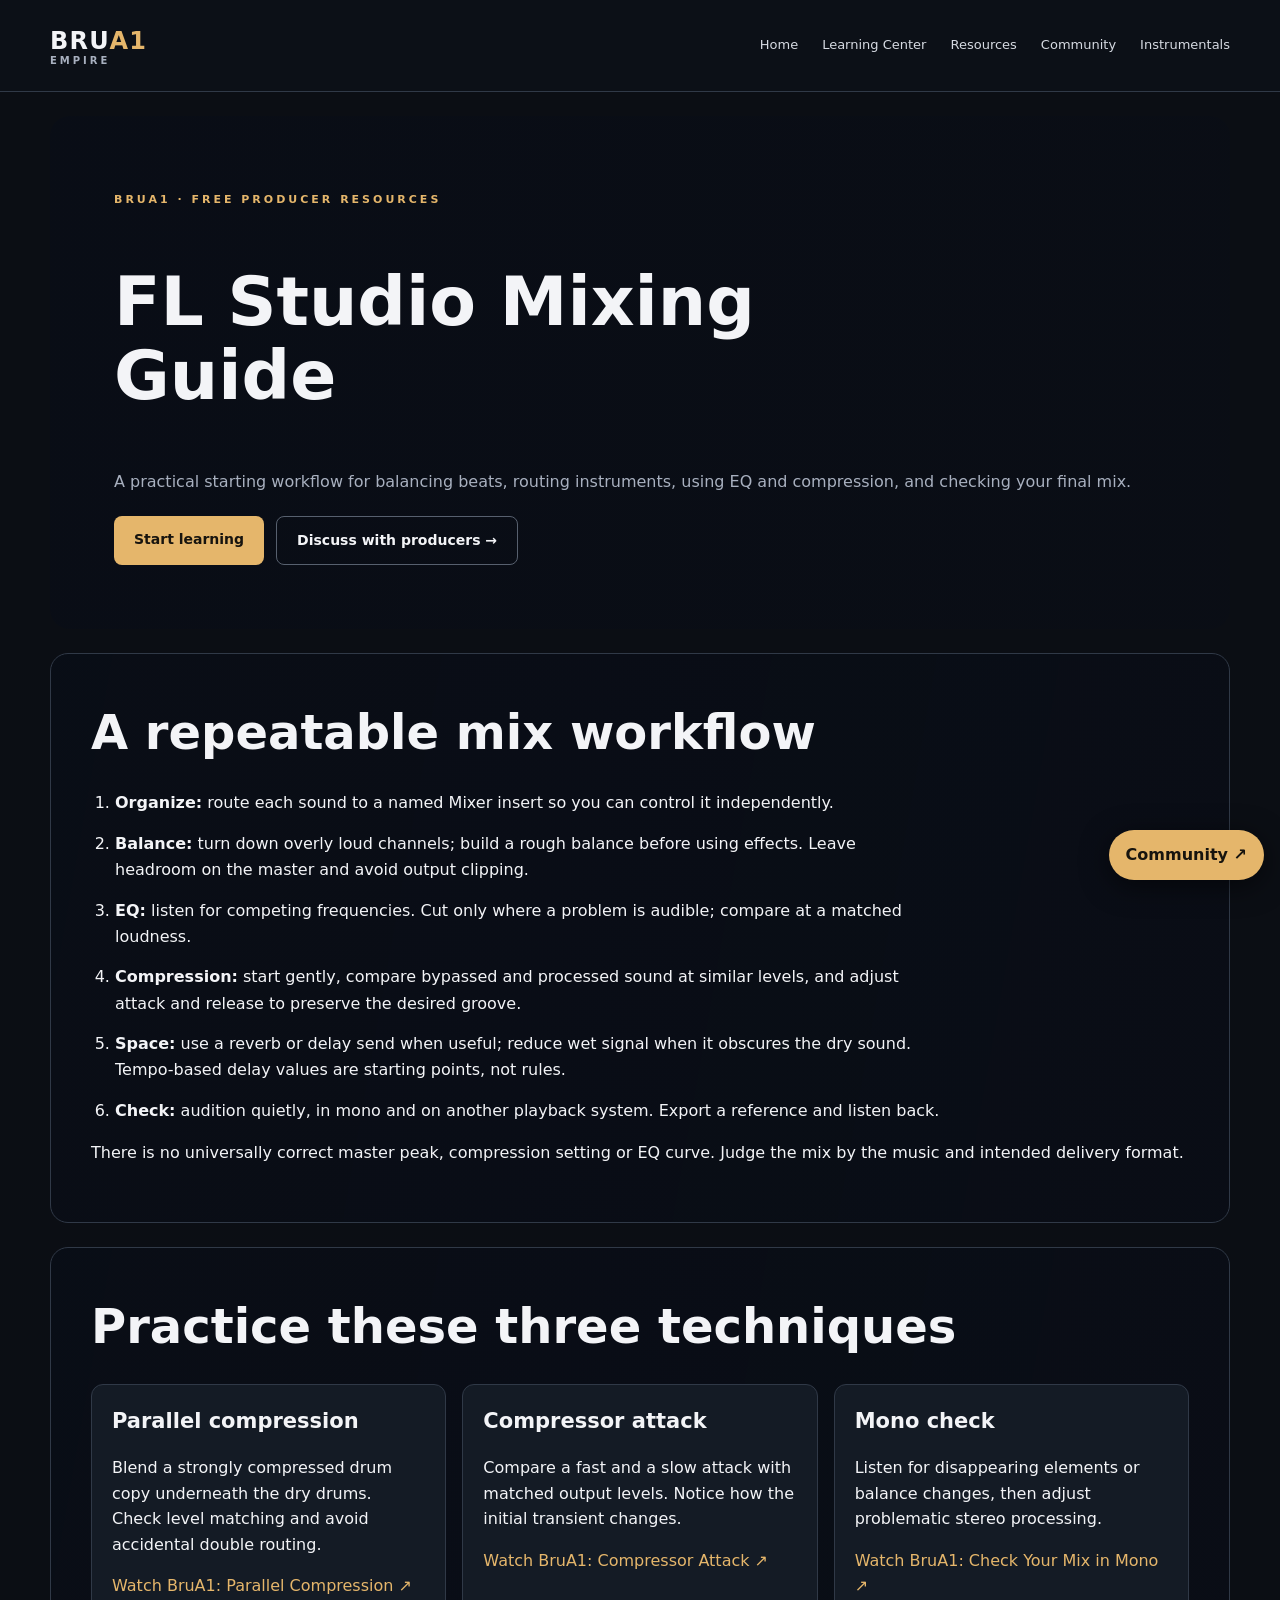
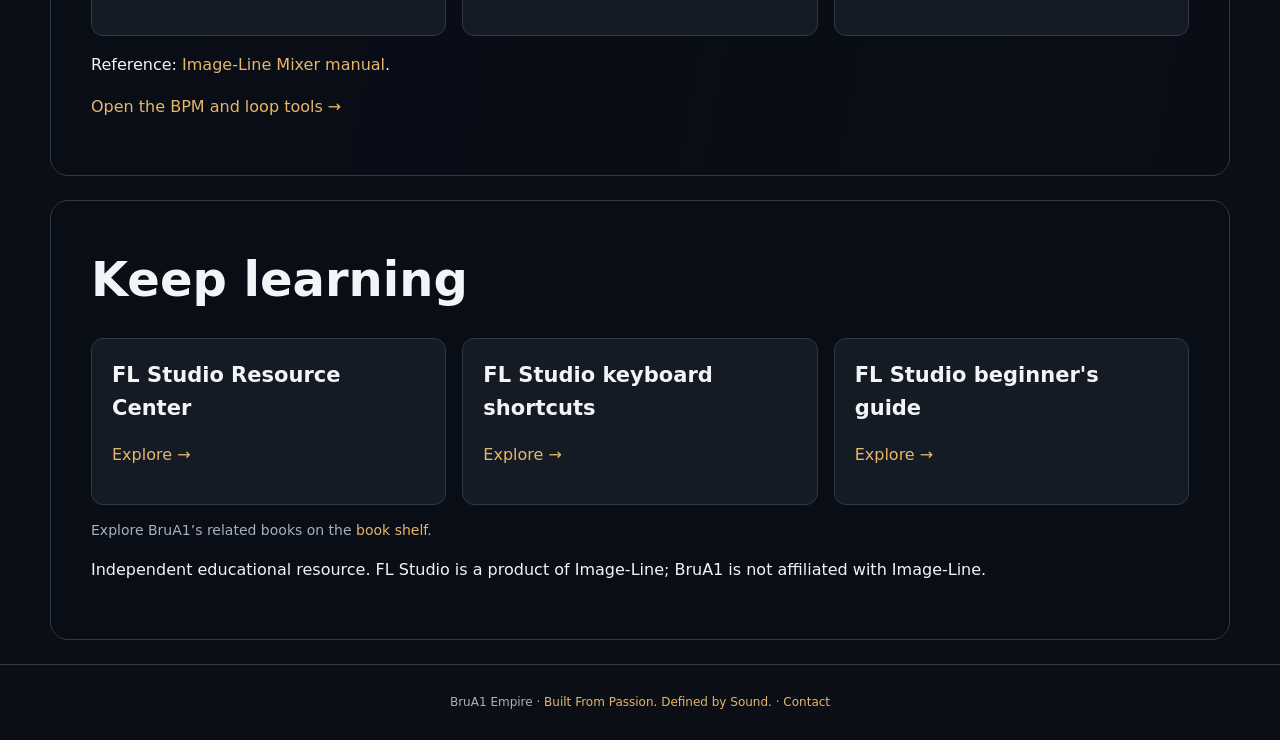
<file: fl-studio-mixing-guide.html>
<!doctype html><html lang="en"><head><meta charset="utf-8"><meta name="viewport" content="width=device-width,initial-scale=1"><title>FL Studio Mixing Guide | BruA1</title><meta name="description" content="A practical starting workflow for balancing beats, routing instruments, using EQ and compression, and checking your final mix."><link rel="canonical" href="https://brua1.com/fl-studio-mixing-guide"><link rel="stylesheet" href="style.css"><link rel="stylesheet" href="hub.css"><link rel="stylesheet" href="brua1-artwork.css?v=1"><link rel="stylesheet" href="resources.css"><script src="resources.js" defer></script>
<meta property="og:type" content="website">
<meta property="og:site_name" content="BruA1 Empire">
<meta property="og:url" content="https://brua1.com/fl-studio-mixing-guide">
<meta property="og:title" content="FL Studio Mixing Guide | BruA1">
<meta property="og:description" content="A practical starting workflow for balancing beats, routing instruments, using EQ and compression, and checking your final mix.">
<meta property="og:image" content="https://brua1.com/assets/brua1-website-banner-2026.jpg">
<meta property="og:image:secure_url" content="https://brua1.com/assets/brua1-website-banner-2026.jpg">
<meta property="og:image:type" content="image/jpeg">
<meta property="og:image:width" content="1677">
<meta property="og:image:height" content="938">
<meta property="og:image:alt" content="Colorful BruA1.com artwork featuring music production, a Louisiana skyline and craftsmanship">
<meta name="twitter:card" content="summary_large_image">
<meta name="twitter:title" content="FL Studio Mixing Guide | BruA1">
<meta name="twitter:description" content="A practical starting workflow for balancing beats, routing instruments, using EQ and compression, and checking your final mix.">
<meta name="twitter:image" content="https://brua1.com/assets/brua1-website-banner-2026.jpg">
<meta name="twitter:image:alt" content="Colorful BruA1.com artwork featuring music production, a Louisiana skyline and craftsmanship">
</head><body class="resource-art"><header class="top"><a class="logo" href="index.html">BRU<span>A1</span> <small>EMPIRE</small></a><nav><a href="index.html">Home</a><a href="learning-center.html">Learning Center</a><a href="fl-studio-resources.html">Resources</a><a href="music-network.html?channel=general#member-account">Community</a><a href="instrumentals.html">Instrumentals</a></nav></header><main><section class="section resource-hero"><p class="eyebrow">BRUA1 · FREE PRODUCER RESOURCES</p><h1>FL Studio Mixing Guide</h1><p class="intro">A practical starting workflow for balancing beats, routing instruments, using EQ and compression, and checking your final mix.</p><div class="actions"><a class="btn" href="#start">Start learning</a><a class="btn secondary" href="music-network.html?channel=producers#member-account">Discuss with producers →</a></div></section><section id="start" class="section resource-section"><h2>A repeatable mix workflow</h2><ol><li><strong>Organize:</strong> route each sound to a named Mixer insert so you can control it independently.</li><li><strong>Balance:</strong> turn down overly loud channels; build a rough balance before using effects. Leave headroom on the master and avoid output clipping.</li><li><strong>EQ:</strong> listen for competing frequencies. Cut only where a problem is audible; compare at a matched loudness.</li><li><strong>Compression:</strong> start gently, compare bypassed and processed sound at similar levels, and adjust attack and release to preserve the desired groove.</li><li><strong>Space:</strong> use a reverb or delay send when useful; reduce wet signal when it obscures the dry sound. Tempo-based delay values are starting points, not rules.</li><li><strong>Check:</strong> audition quietly, in mono and on another playback system. Export a reference and listen back.</li></ol><p>There is no universally correct master peak, compression setting or EQ curve. Judge the mix by the music and intended delivery format.</p></section><section id="practice" class="section resource-section"><h2>Practice these three techniques</h2><div class="resource-grid"><article class="resource-card"><h3>Parallel compression</h3><p>Blend a strongly compressed drum copy underneath the dry drums. Check level matching and avoid accidental double routing.</p><p><a href="https://www.youtube.com/watch?v=GIMvE9J80kM" target="_blank" rel="noopener noreferrer">Watch BruA1: Parallel Compression ↗</a></p></article><article class="resource-card"><h3>Compressor attack</h3><p>Compare a fast and a slow attack with matched output levels. Notice how the initial transient changes.</p><p><a href="https://www.youtube.com/watch?v=lneWd0WQ0nU" target="_blank" rel="noopener noreferrer">Watch BruA1: Compressor Attack ↗</a></p></article><article class="resource-card"><h3>Mono check</h3><p>Listen for disappearing elements or balance changes, then adjust problematic stereo processing.</p><p><a href="https://www.youtube.com/watch?v=veQyw4krMFc" target="_blank" rel="noopener noreferrer">Watch BruA1: Check Your Mix in Mono ↗</a></p></article></div><p>Reference: <a href="https://www.image-line.com/fl-studio-learning/fl-studio-online-manual/html/mixer.htm">Image-Line Mixer manual</a>.</p><p><a href="fl-studio-resources.html#tools">Open the BPM and loop tools →</a></p></section><section id="more" class="section resource-section"><h2>Keep learning</h2><div class="resource-grid"><article class="resource-card"><h3>FL Studio Resource Center</h3><p><a href="fl-studio-resources.html">Explore →</a></p></article><article class="resource-card"><h3>FL Studio keyboard shortcuts</h3><p><a href="fl-studio-shortcuts.html">Explore →</a></p></article><article class="resource-card"><h3>FL Studio beginner's guide</h3><p><a href="fl-studio-beginners-guide.html">Explore →</a></p></article></div><p class="resource-note">Explore BruA1’s related books on the <a href="index.html#books">book shelf</a>.</p><p>Independent educational resource. FL Studio is a product of Image-Line; BruA1 is not affiliated with Image-Line.</p></section></main><footer>BruA1 Empire · <a href="index.html">Built From Passion. Defined by Sound.</a> · <a href="mailto:brua1@brua1.com">Contact</a></footer><a class="community-fab" href="music-network.html?channel=general#member-account">Community ↗</a></body></html>
</file>
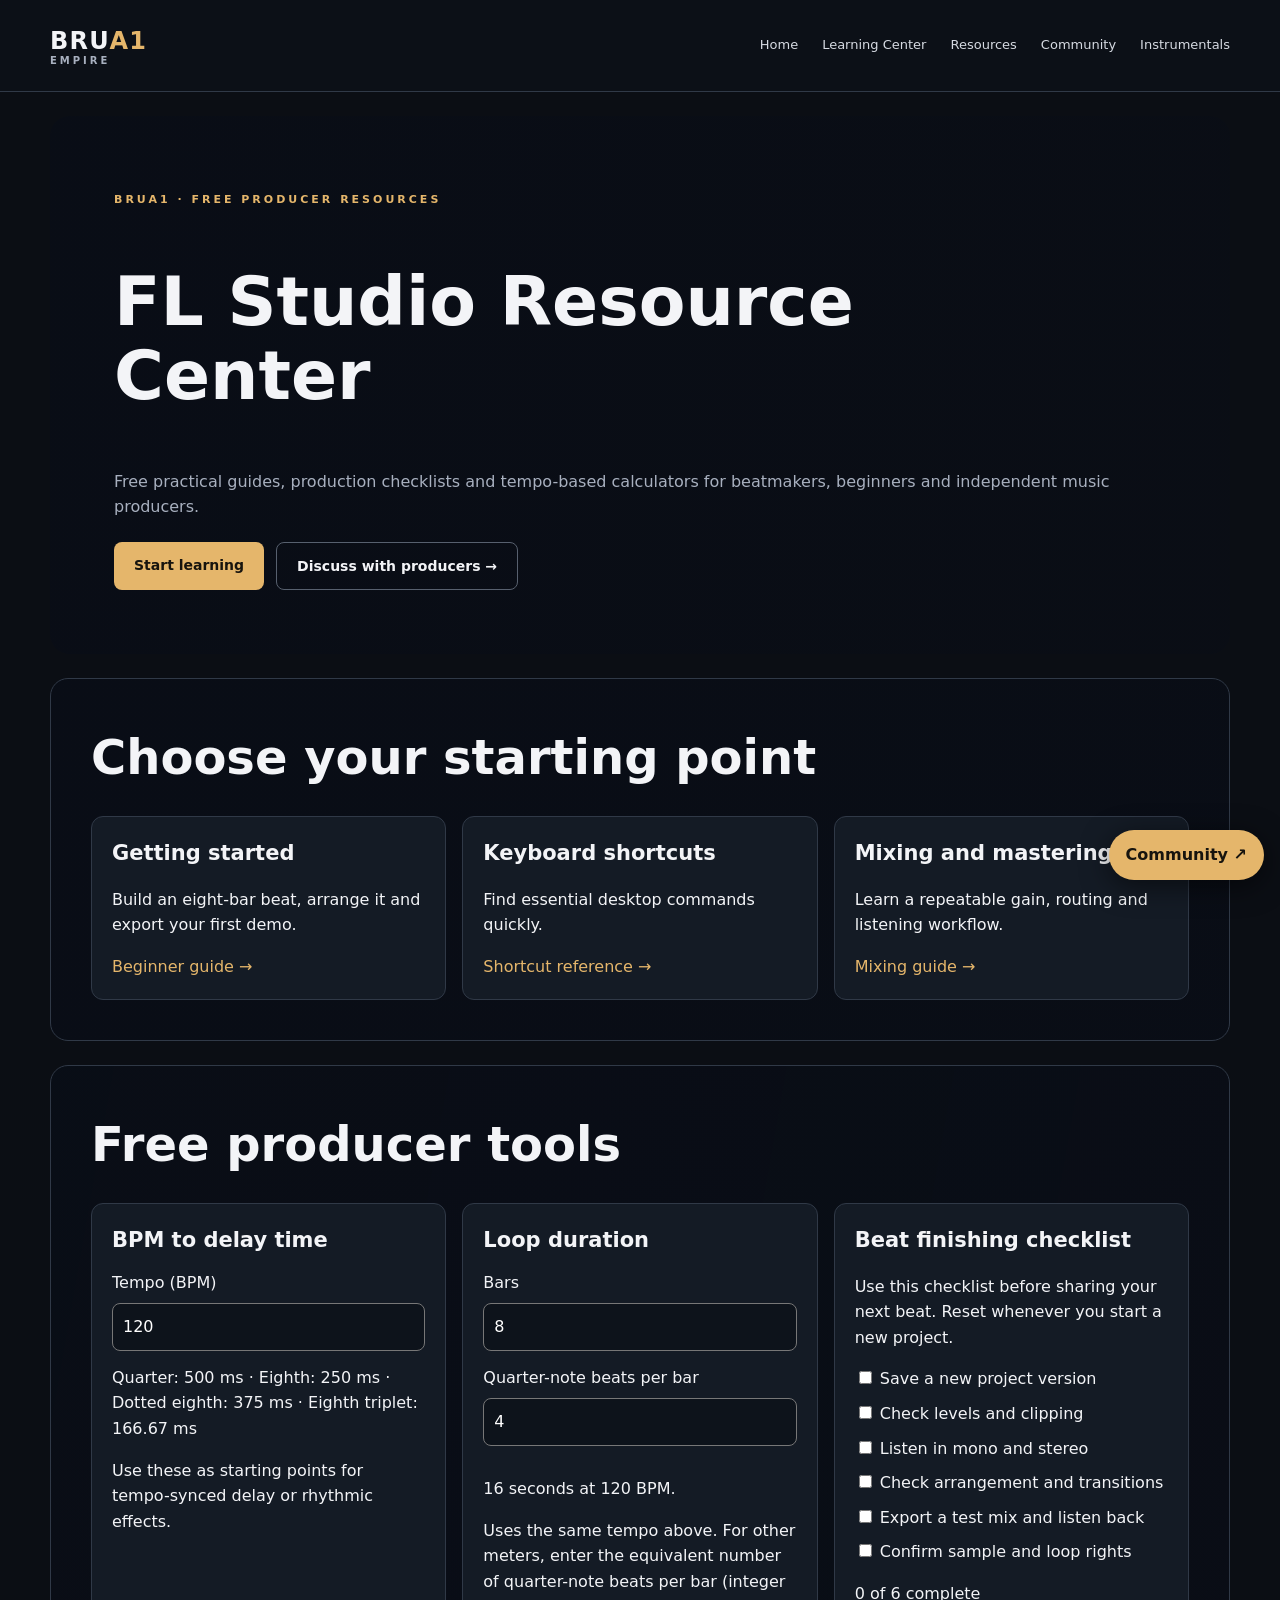
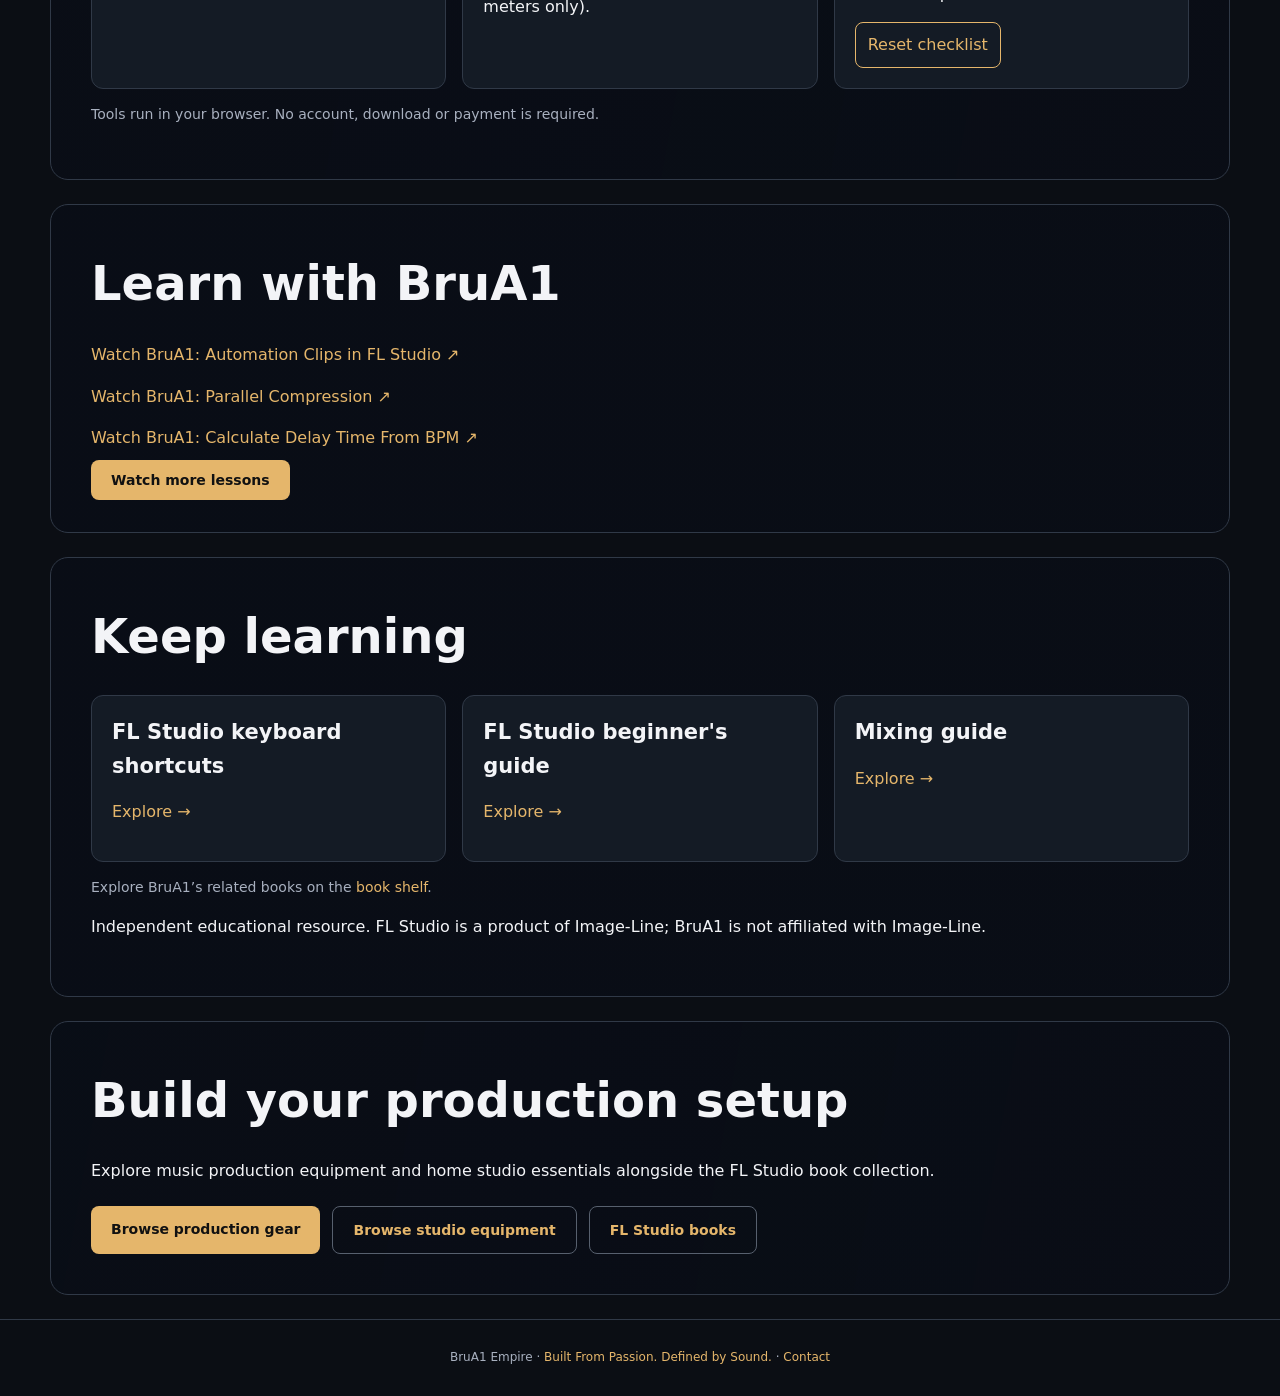
<file: fl-studio-resources.html>
<!doctype html><html lang="en"><head><meta charset="utf-8"><meta name="viewport" content="width=device-width,initial-scale=1"><title>FL Studio Resource Center | BruA1</title><meta name="description" content="Free practical guides, production checklists and tempo-based calculators for beatmakers, beginners and independent music producers."><link rel="canonical" href="https://brua1.com/fl-studio-resources"><link rel="stylesheet" href="style.css"><link rel="stylesheet" href="hub.css"><link rel="stylesheet" href="brua1-artwork.css?v=1"><link rel="stylesheet" href="resources.css"><script src="resources.js" defer></script>
<meta property="og:type" content="website">
<meta property="og:site_name" content="BruA1 Empire">
<meta property="og:url" content="https://brua1.com/fl-studio-resources">
<meta property="og:title" content="FL Studio Resource Center | BruA1">
<meta property="og:description" content="Free practical guides, production checklists and tempo-based calculators for beatmakers, beginners and independent music producers.">
<meta property="og:image" content="https://brua1.com/assets/brua1-website-banner-2026.jpg">
<meta property="og:image:secure_url" content="https://brua1.com/assets/brua1-website-banner-2026.jpg">
<meta property="og:image:type" content="image/jpeg">
<meta property="og:image:width" content="1677">
<meta property="og:image:height" content="938">
<meta property="og:image:alt" content="Colorful BruA1.com artwork featuring music production, a Louisiana skyline and craftsmanship">
<meta name="twitter:card" content="summary_large_image">
<meta name="twitter:title" content="FL Studio Resource Center | BruA1">
<meta name="twitter:description" content="Free practical guides, production checklists and tempo-based calculators for beatmakers, beginners and independent music producers.">
<meta name="twitter:image" content="https://brua1.com/assets/brua1-website-banner-2026.jpg">
<meta name="twitter:image:alt" content="Colorful BruA1.com artwork featuring music production, a Louisiana skyline and craftsmanship">
</head><body class="resource-art"><header class="top"><a class="logo" href="index.html">BRU<span>A1</span> <small>EMPIRE</small></a><nav><a href="index.html">Home</a><a href="learning-center.html">Learning Center</a><a href="fl-studio-resources.html">Resources</a><a href="music-network.html?channel=general#member-account">Community</a><a href="instrumentals.html">Instrumentals</a></nav></header><main><section class="section resource-hero"><p class="eyebrow">BRUA1 · FREE PRODUCER RESOURCES</p><h1>FL Studio Resource Center</h1><p class="intro">Free practical guides, production checklists and tempo-based calculators for beatmakers, beginners and independent music producers.</p><div class="actions"><a class="btn" href="#start">Start learning</a><a class="btn secondary" href="music-network.html?channel=producers#member-account">Discuss with producers →</a></div></section><section id="start" class="section resource-section"><h2>Choose your starting point</h2><div class="resource-grid"><article class="resource-card"><h3>Getting started</h3><p>Build an eight-bar beat, arrange it and export your first demo.</p><a href="fl-studio-beginners-guide.html">Beginner guide →</a></article><article class="resource-card"><h3>Keyboard shortcuts</h3><p>Find essential desktop commands quickly.</p><a href="fl-studio-shortcuts.html">Shortcut reference →</a></article><article class="resource-card"><h3>Mixing and mastering</h3><p>Learn a repeatable gain, routing and listening workflow.</p><a href="fl-studio-mixing-guide.html">Mixing guide →</a></article></div></section><section id="tools" class="section resource-section"><h2>Free producer tools</h2><div class="resource-grid"><article class="resource-card"><h3>BPM to delay time</h3><label for="bpm">Tempo (BPM)</label><input id="bpm" type="number" min="20" max="400" step="0.1" value="120"><div id="delay-results" aria-live="polite"><p>Quarter note: 500 ms</p><p>Eighth note: 250 ms</p><p>Dotted eighth: 375 ms</p><p>Eighth triplet: 166.67 ms</p></div><p>Use these as starting points for tempo-synced delay or rhythmic effects.</p></article><article class="resource-card"><h3>Loop duration</h3><label for="bars">Bars</label><input id="bars" type="number" min="1" max="256" step="1" value="8"><label for="beats">Quarter-note beats per bar</label><input id="beats" type="number" min="1" max="16" step="1" value="4"><p id="loop-result" role="status">16 seconds at 120 BPM.</p><p>Uses the same tempo above. For other meters, enter the equivalent number of quarter-note beats per bar (integer meters only).</p></article><article class="resource-card"><h3>Beat finishing checklist</h3><p>Use this checklist before sharing your next beat. Reset whenever you start a new project.</p><div id="beat-checklist"><label class="resource-check"><input type="checkbox" value="0"> Save a new project version</label><label class="resource-check"><input type="checkbox" value="1"> Check levels and clipping</label><label class="resource-check"><input type="checkbox" value="2"> Listen in mono and stereo</label><label class="resource-check"><input type="checkbox" value="3"> Check arrangement and transitions</label><label class="resource-check"><input type="checkbox" value="4"> Export a test mix and listen back</label><label class="resource-check"><input type="checkbox" value="5"> Confirm sample and loop rights</label></div><p id="check-progress" role="status">0 of 6 complete</p><button type="button" id="reset-check">Reset checklist</button></article></div><p class="resource-note">Tools run in your browser. No account, download or payment is required.</p></section><section id="videos" class="section resource-section"><h2>Learn with BruA1</h2><p><a href="https://www.youtube.com/watch?v=qXFrxTHaCLw" target="_blank" rel="noopener noreferrer">Watch BruA1: Automation Clips in FL Studio ↗</a></p><p><a href="https://www.youtube.com/watch?v=GIMvE9J80kM" target="_blank" rel="noopener noreferrer">Watch BruA1: Parallel Compression ↗</a></p><p><a href="https://www.youtube.com/watch?v=WI4M3PoZobM" target="_blank" rel="noopener noreferrer">Watch BruA1: Calculate Delay Time From BPM ↗</a></p><a class="btn" href="learning-center.html">Watch more lessons</a></section><section id="more" class="section resource-section"><h2>Keep learning</h2><div class="resource-grid"><article class="resource-card"><h3>FL Studio keyboard shortcuts</h3><p><a href="fl-studio-shortcuts.html">Explore →</a></p></article><article class="resource-card"><h3>FL Studio beginner's guide</h3><p><a href="fl-studio-beginners-guide.html">Explore →</a></p></article><article class="resource-card"><h3>Mixing guide</h3><p><a href="fl-studio-mixing-guide.html">Explore →</a></p></article></div><p class="resource-note">Explore BruA1’s related books on the <a href="books.html#fl-studio">book shelf</a>.</p><p>Independent educational resource. FL Studio is a product of Image-Line; BruA1 is not affiliated with Image-Line.</p></section><section class="section resource-section"><h2>Build your production setup</h2><p>Explore music production equipment and home studio essentials alongside the FL Studio book collection.</p><div class="actions"><a class="btn" href="shop.html#production">Browse production gear</a><a class="btn secondary" href="shop.html#studio">Browse studio equipment</a><a class="btn secondary" href="books.html#fl-studio">FL Studio books</a></div></section></main><footer>BruA1 Empire · <a href="index.html">Built From Passion. Defined by Sound.</a> · <a href="mailto:brua1@brua1.com">Contact</a></footer><a class="community-fab" href="music-network.html?channel=general#member-account">Community ↗</a></body></html>
</file>
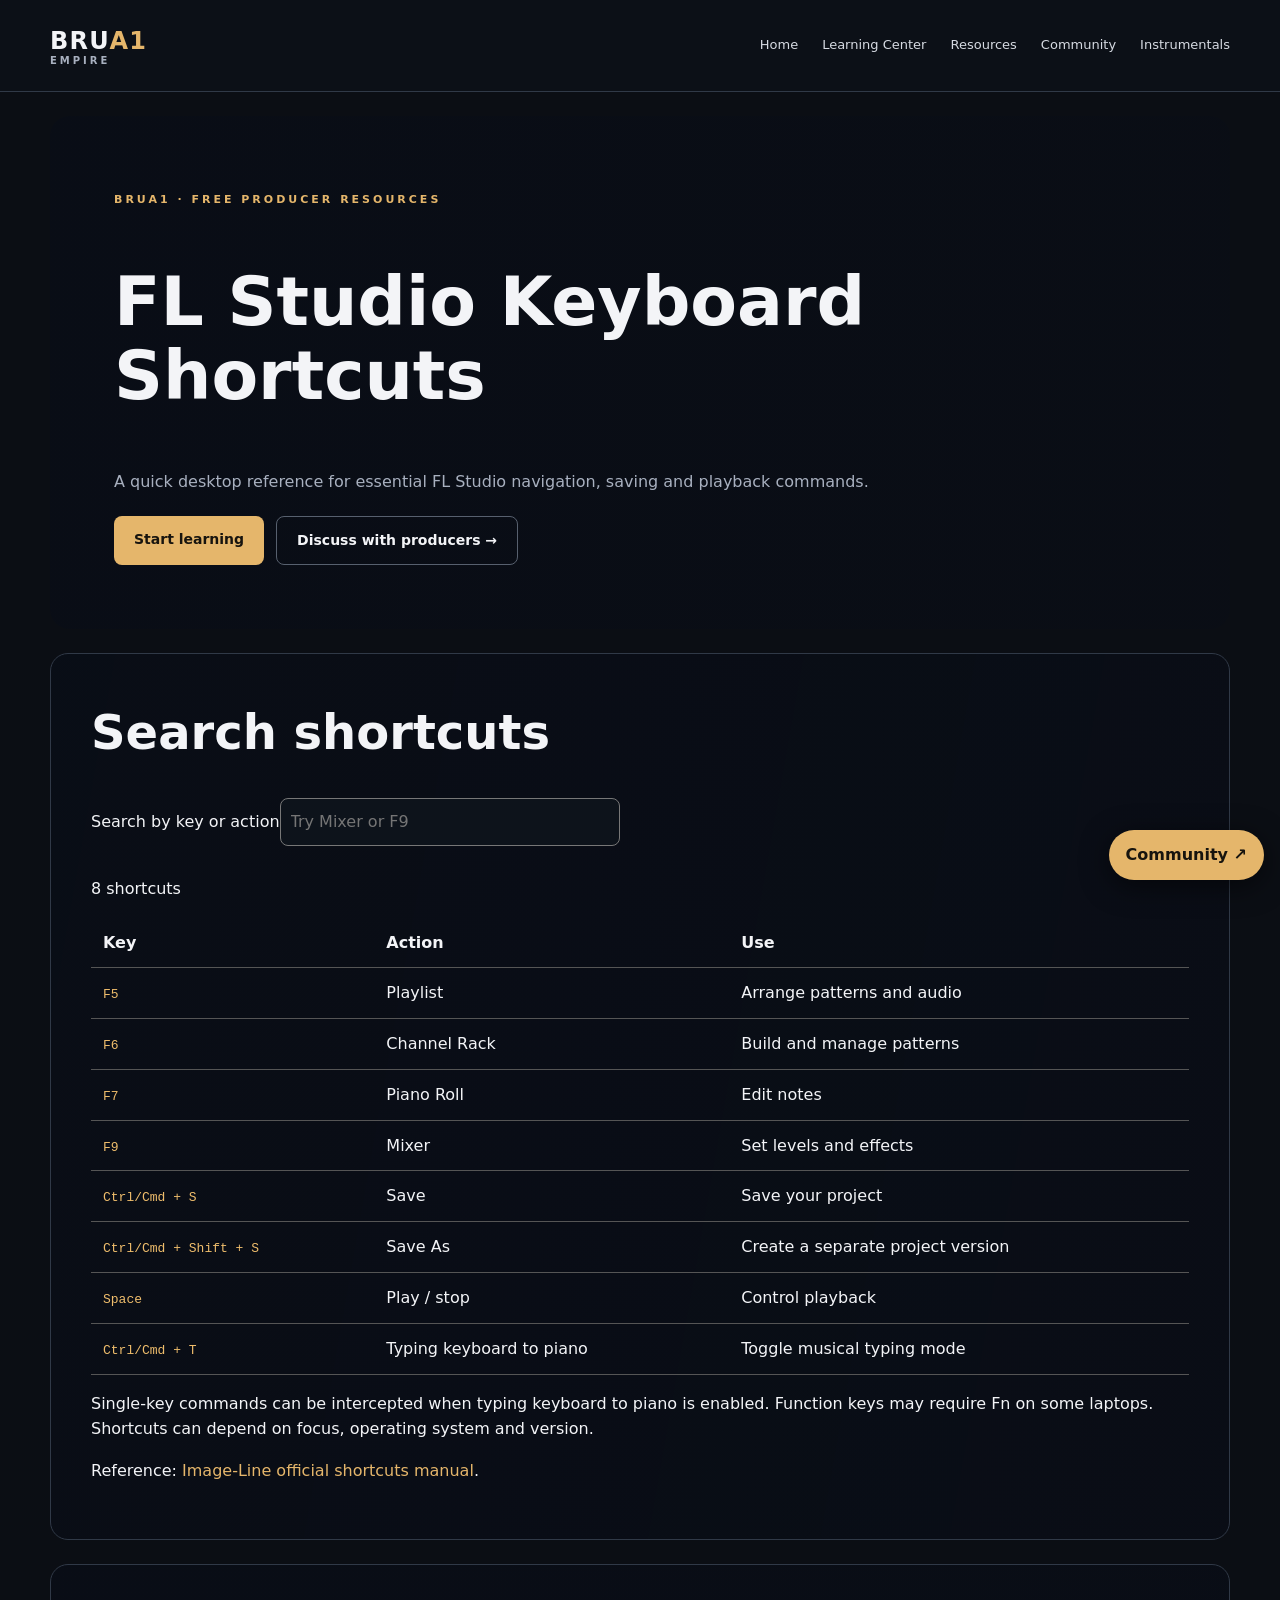
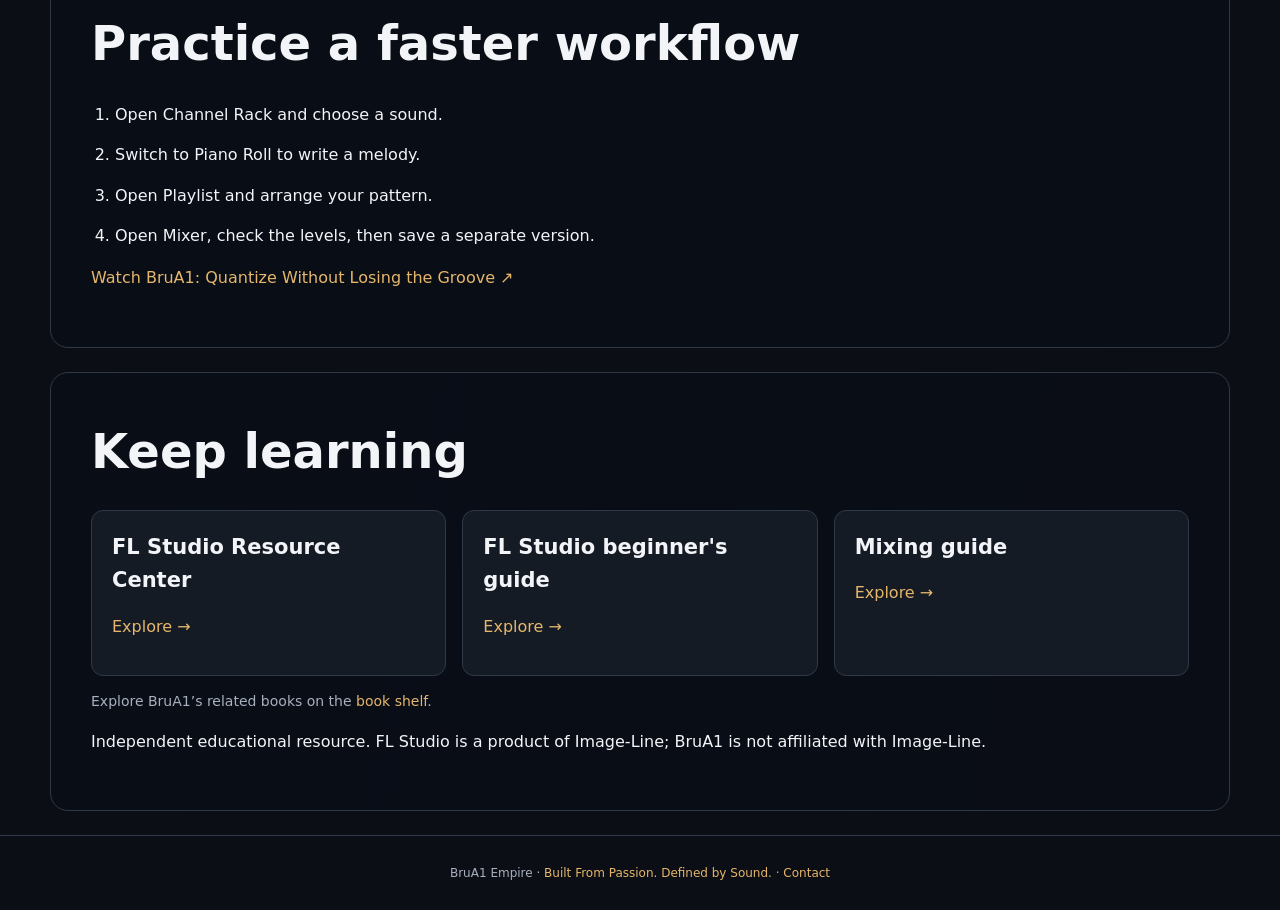
<file: fl-studio-shortcuts.html>
<!doctype html><html lang="en"><head><meta charset="utf-8"><meta name="viewport" content="width=device-width,initial-scale=1"><title>FL Studio Keyboard Shortcuts | BruA1</title><meta name="description" content="A quick desktop reference for essential FL Studio navigation, saving and playback commands."><link rel="canonical" href="https://brua1.com/fl-studio-shortcuts"><link rel="stylesheet" href="style.css"><link rel="stylesheet" href="hub.css"><link rel="stylesheet" href="brua1-artwork.css?v=1"><link rel="stylesheet" href="resources.css"><script src="resources.js" defer></script>
<meta property="og:type" content="website">
<meta property="og:site_name" content="BruA1 Empire">
<meta property="og:url" content="https://brua1.com/fl-studio-shortcuts">
<meta property="og:title" content="FL Studio Keyboard Shortcuts | BruA1">
<meta property="og:description" content="A quick desktop reference for essential FL Studio navigation, saving and playback commands.">
<meta property="og:image" content="https://brua1.com/assets/brua1-website-banner-2026.jpg">
<meta property="og:image:secure_url" content="https://brua1.com/assets/brua1-website-banner-2026.jpg">
<meta property="og:image:type" content="image/jpeg">
<meta property="og:image:width" content="1677">
<meta property="og:image:height" content="938">
<meta property="og:image:alt" content="Colorful BruA1.com artwork featuring music production, a Louisiana skyline and craftsmanship">
<meta name="twitter:card" content="summary_large_image">
<meta name="twitter:title" content="FL Studio Keyboard Shortcuts | BruA1">
<meta name="twitter:description" content="A quick desktop reference for essential FL Studio navigation, saving and playback commands.">
<meta name="twitter:image" content="https://brua1.com/assets/brua1-website-banner-2026.jpg">
<meta name="twitter:image:alt" content="Colorful BruA1.com artwork featuring music production, a Louisiana skyline and craftsmanship">
</head><body class="resource-art"><header class="top"><a class="logo" href="index.html">BRU<span>A1</span> <small>EMPIRE</small></a><nav><a href="index.html">Home</a><a href="learning-center.html">Learning Center</a><a href="fl-studio-resources.html">Resources</a><a href="music-network.html?channel=general#member-account">Community</a><a href="instrumentals.html">Instrumentals</a></nav></header><main><section class="section resource-hero"><p class="eyebrow">BRUA1 · FREE PRODUCER RESOURCES</p><h1>FL Studio Keyboard Shortcuts</h1><p class="intro">A quick desktop reference for essential FL Studio navigation, saving and playback commands.</p><div class="actions"><a class="btn" href="#start">Start learning</a><a class="btn secondary" href="music-network.html?channel=producers#member-account">Discuss with producers →</a></div></section><section id="start" class="section resource-section"><h2>Search shortcuts</h2><label for="shortcut-search">Search by key or action</label><input id="shortcut-search" type="search" placeholder="Try Mixer or F9"><p id="shortcut-count" role="status">8 shortcuts</p><div class="resource-table"><table><thead><tr><th>Key</th><th>Action</th><th>Use</th></tr></thead><tbody><tr data-shortcut><td><kbd>F5</kbd></td><td>Playlist</td><td>Arrange patterns and audio</td></tr><tr data-shortcut><td><kbd>F6</kbd></td><td>Channel Rack</td><td>Build and manage patterns</td></tr><tr data-shortcut><td><kbd>F7</kbd></td><td>Piano Roll</td><td>Edit notes</td></tr><tr data-shortcut><td><kbd>F9</kbd></td><td>Mixer</td><td>Set levels and effects</td></tr><tr data-shortcut><td><kbd>Ctrl/Cmd + S</kbd></td><td>Save</td><td>Save your project</td></tr><tr data-shortcut><td><kbd>Ctrl/Cmd + Shift + S</kbd></td><td>Save As</td><td>Create a separate project version</td></tr><tr data-shortcut><td><kbd>Space</kbd></td><td>Play / stop</td><td>Control playback</td></tr><tr data-shortcut><td><kbd>Ctrl/Cmd + T</kbd></td><td>Typing keyboard to piano</td><td>Toggle musical typing mode</td></tr></tbody></table></div><p>Single-key commands can be intercepted when typing keyboard to piano is enabled. Function keys may require Fn on some laptops. Shortcuts can depend on focus, operating system and version.</p><p>Reference: <a href="https://www.image-line.com/fl-studio-learning/fl-studio-online-manual/html/basics_shortcuts.htm">Image-Line official shortcuts manual</a>.</p></section><section id="practice" class="section resource-section"><h2>Practice a faster workflow</h2><ol><li>Open Channel Rack and choose a sound.</li><li>Switch to Piano Roll to write a melody.</li><li>Open Playlist and arrange your pattern.</li><li>Open Mixer, check the levels, then save a separate version.</li></ol><p><a href="https://www.youtube.com/watch?v=sP1ZytFaPzI" target="_blank" rel="noopener noreferrer">Watch BruA1: Quantize Without Losing the Groove ↗</a></p></section><section id="more" class="section resource-section"><h2>Keep learning</h2><div class="resource-grid"><article class="resource-card"><h3>FL Studio Resource Center</h3><p><a href="fl-studio-resources.html">Explore →</a></p></article><article class="resource-card"><h3>FL Studio beginner's guide</h3><p><a href="fl-studio-beginners-guide.html">Explore →</a></p></article><article class="resource-card"><h3>Mixing guide</h3><p><a href="fl-studio-mixing-guide.html">Explore →</a></p></article></div><p class="resource-note">Explore BruA1’s related books on the <a href="index.html#books">book shelf</a>.</p><p>Independent educational resource. FL Studio is a product of Image-Line; BruA1 is not affiliated with Image-Line.</p></section></main><footer>BruA1 Empire · <a href="index.html">Built From Passion. Defined by Sound.</a> · <a href="mailto:brua1@brua1.com">Contact</a></footer><a class="community-fab" href="music-network.html?channel=general#member-account">Community ↗</a></body></html>
</file>
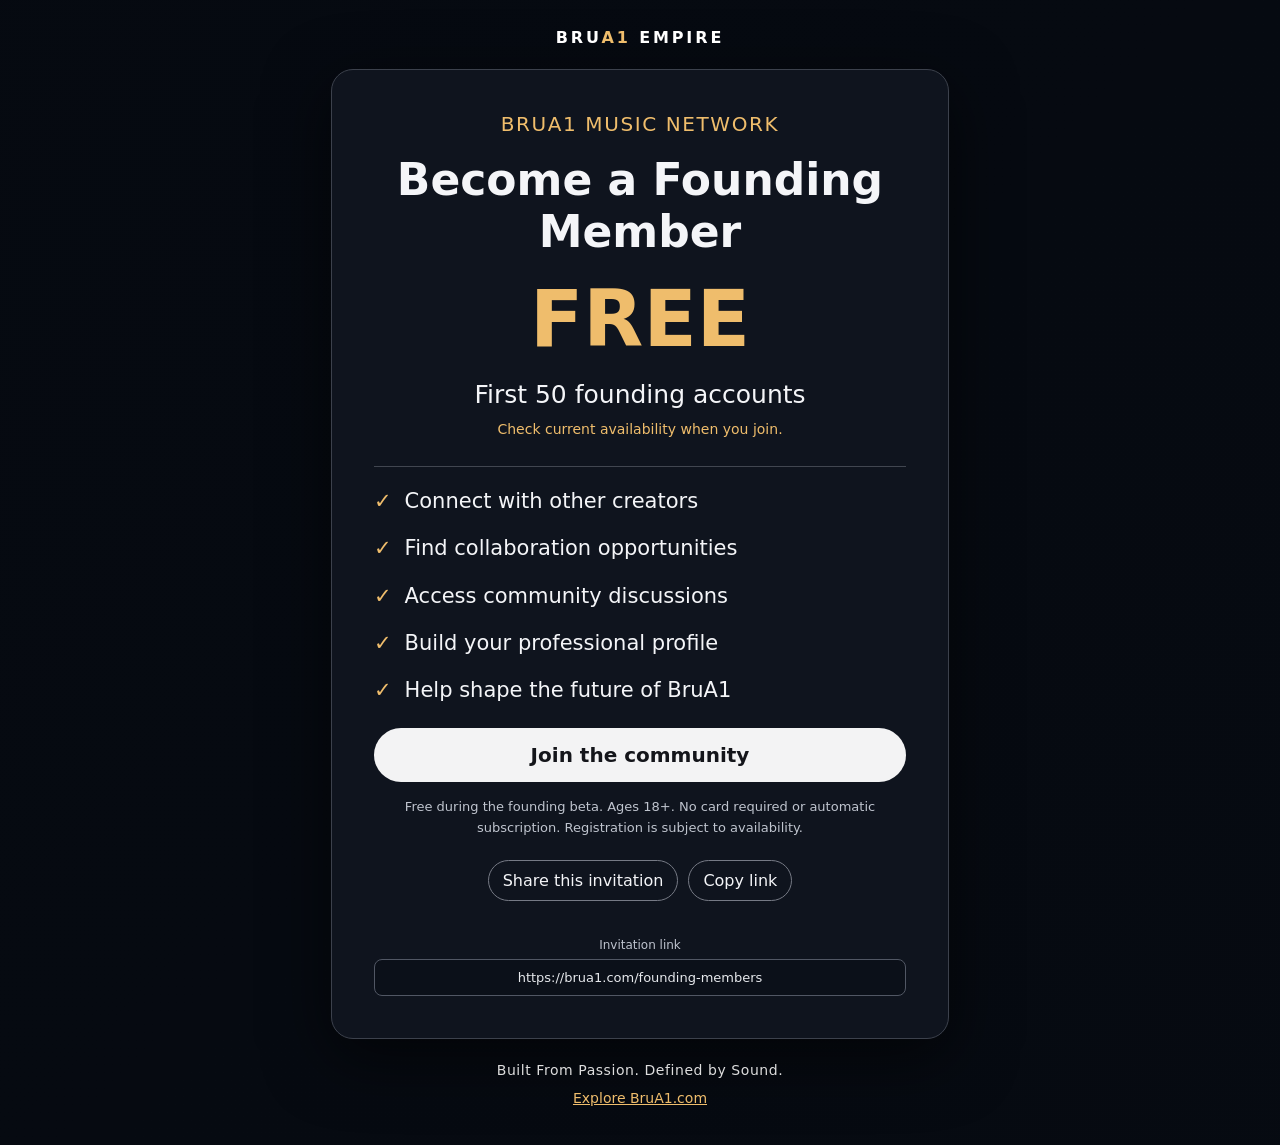
<file: founding-members.html>
<!doctype html>
<html lang="en"><head><meta charset="utf-8"><meta name="viewport" content="width=device-width,initial-scale=1"><title>Become a Founding Member | BruA1 Music Network</title><meta name="description" content="Join the BruA1 Music Network founding beta. Free for the first 50 founding accounts during the beta, with no card or automatic subscription."><link rel="canonical" href="https://brua1.com/founding-members"><meta name="theme-color" content="#10151e"><link rel="stylesheet" href="founding-members.css"><script src="founding-members.js" defer></script>
<meta property="og:type" content="website">
<meta property="og:site_name" content="BruA1 Empire">
<meta property="og:url" content="https://brua1.com/founding-members">
<meta property="og:title" content="Become a Founding Member — BruA1 Music Network">
<meta property="og:description" content="Connect. Collaborate. Create. Join the free founding-member beta for our first 50 accounts.">
<meta property="og:image" content="https://brua1.com/assets/brua1-website-banner-2026.jpg">
<meta property="og:image:secure_url" content="https://brua1.com/assets/brua1-website-banner-2026.jpg">
<meta property="og:image:type" content="image/jpeg">
<meta property="og:image:width" content="1677">
<meta property="og:image:height" content="938">
<meta property="og:image:alt" content="Colorful BruA1.com artwork featuring music production, a Louisiana skyline and craftsmanship">
<meta name="twitter:card" content="summary_large_image">
<meta name="twitter:title" content="Become a Founding Member — BruA1 Music Network">
<meta name="twitter:description" content="Connect. Collaborate. Create. Join the free founding-member beta for our first 50 accounts.">
<meta name="twitter:image" content="https://brua1.com/assets/brua1-website-banner-2026.jpg">
<meta name="twitter:image:alt" content="Colorful BruA1.com artwork featuring music production, a Louisiana skyline and craftsmanship">
</head>
<body><main class="campaign"><a class="brand" href="/">BRU<span>A1</span> EMPIRE</a><article class="invite" aria-labelledby="invite-title"><p class="eyebrow">BRUA1 MUSIC NETWORK</p><h1 id="invite-title">Become a Founding Member</h1><p class="free">FREE</p><p class="subtitle">First 50 founding accounts</p><p class="availability" id="availability" role="status">Check current availability when you join.</p><ul class="benefits"><li>Connect with other creators</li><li>Find collaboration opportunities</li><li>Access community discussions</li><li>Build your professional profile</li><li>Help shape the future of BruA1</li></ul><a class="join" id="join" href="/music-network#member-account">Join the community</a><p class="fineprint">Free during the founding beta. Ages 18+. No card required or automatic subscription. Registration is subject to availability.</p><div class="share"><button type="button" id="share">Share this invitation</button><button type="button" id="copy">Copy link</button></div><p id="share-status" role="status"></p><label for="campaign-url">Invitation link</label><input id="campaign-url" readonly value="https://brua1.com/founding-members" aria-label="Invitation link"></article><p class="tagline">Built From Passion. Defined by Sound.</p><a class="home" href="/">Explore BruA1.com</a></main></body></html>
</file>
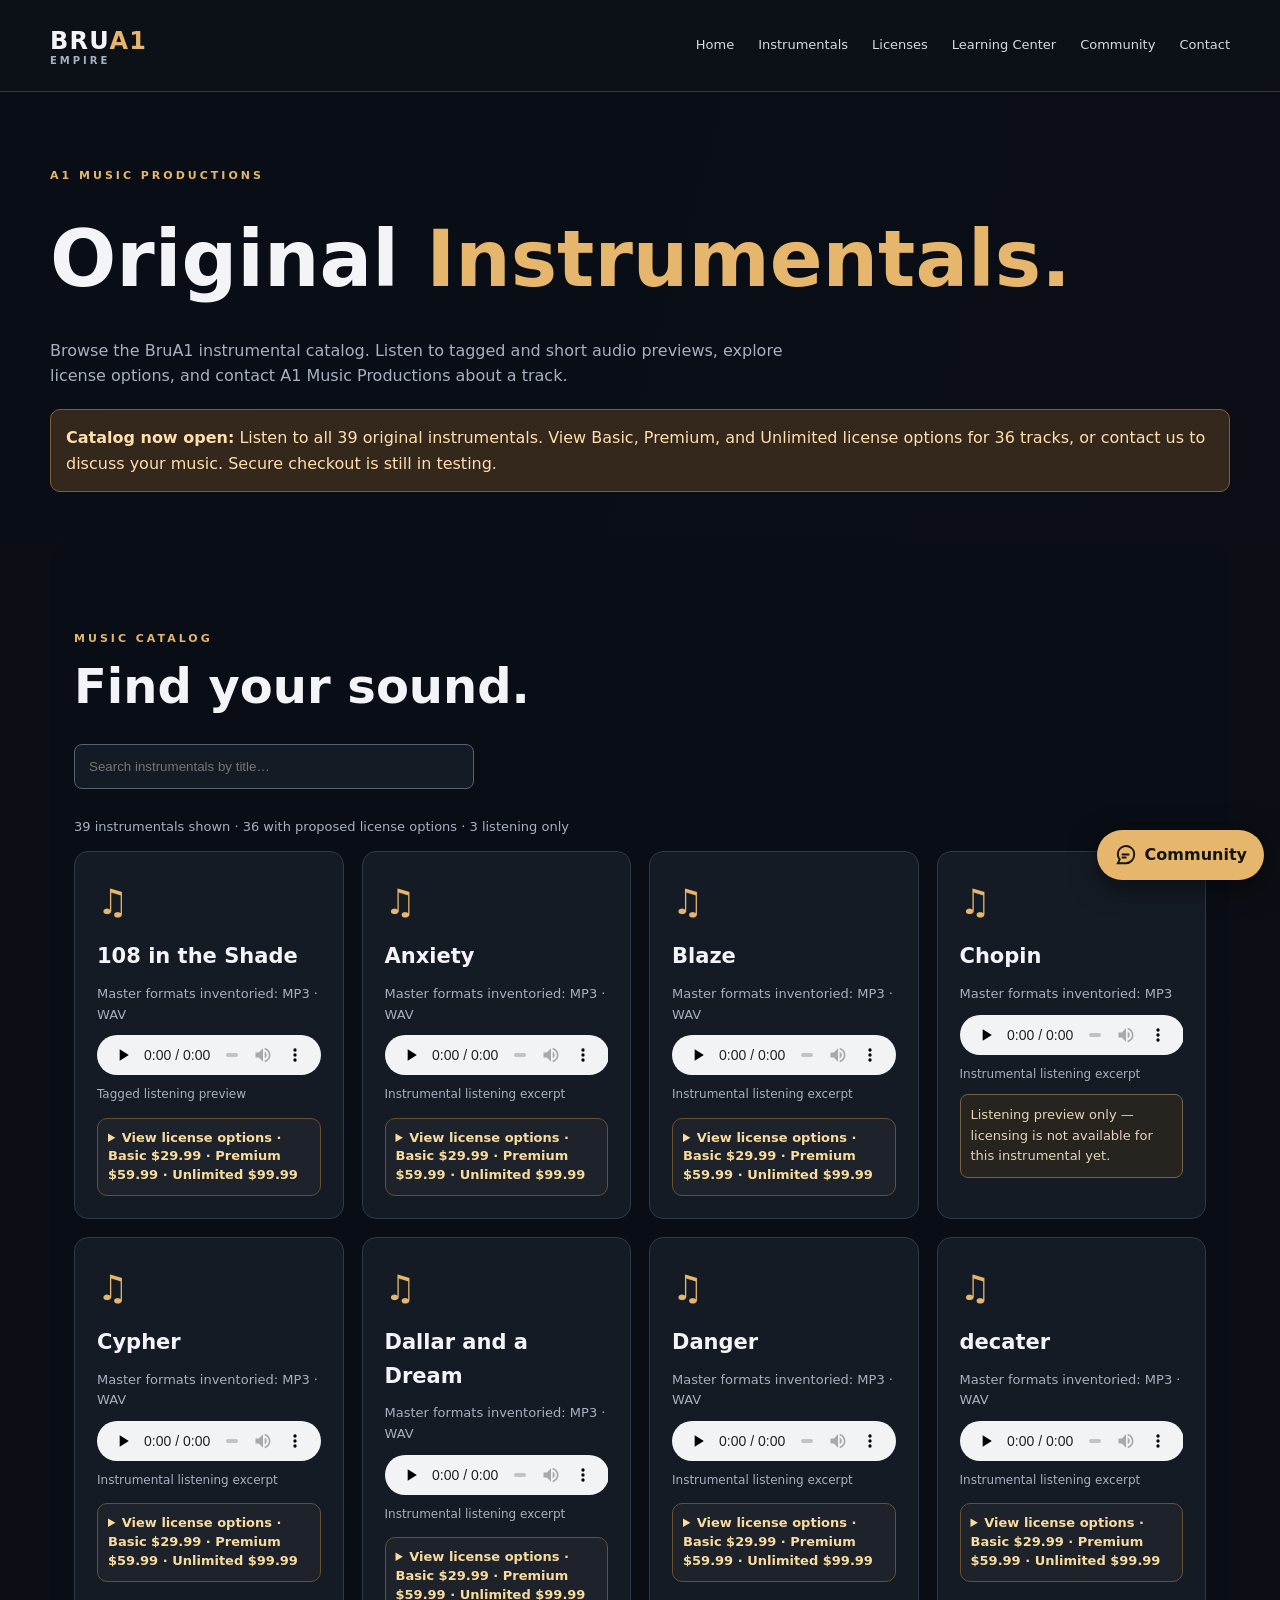
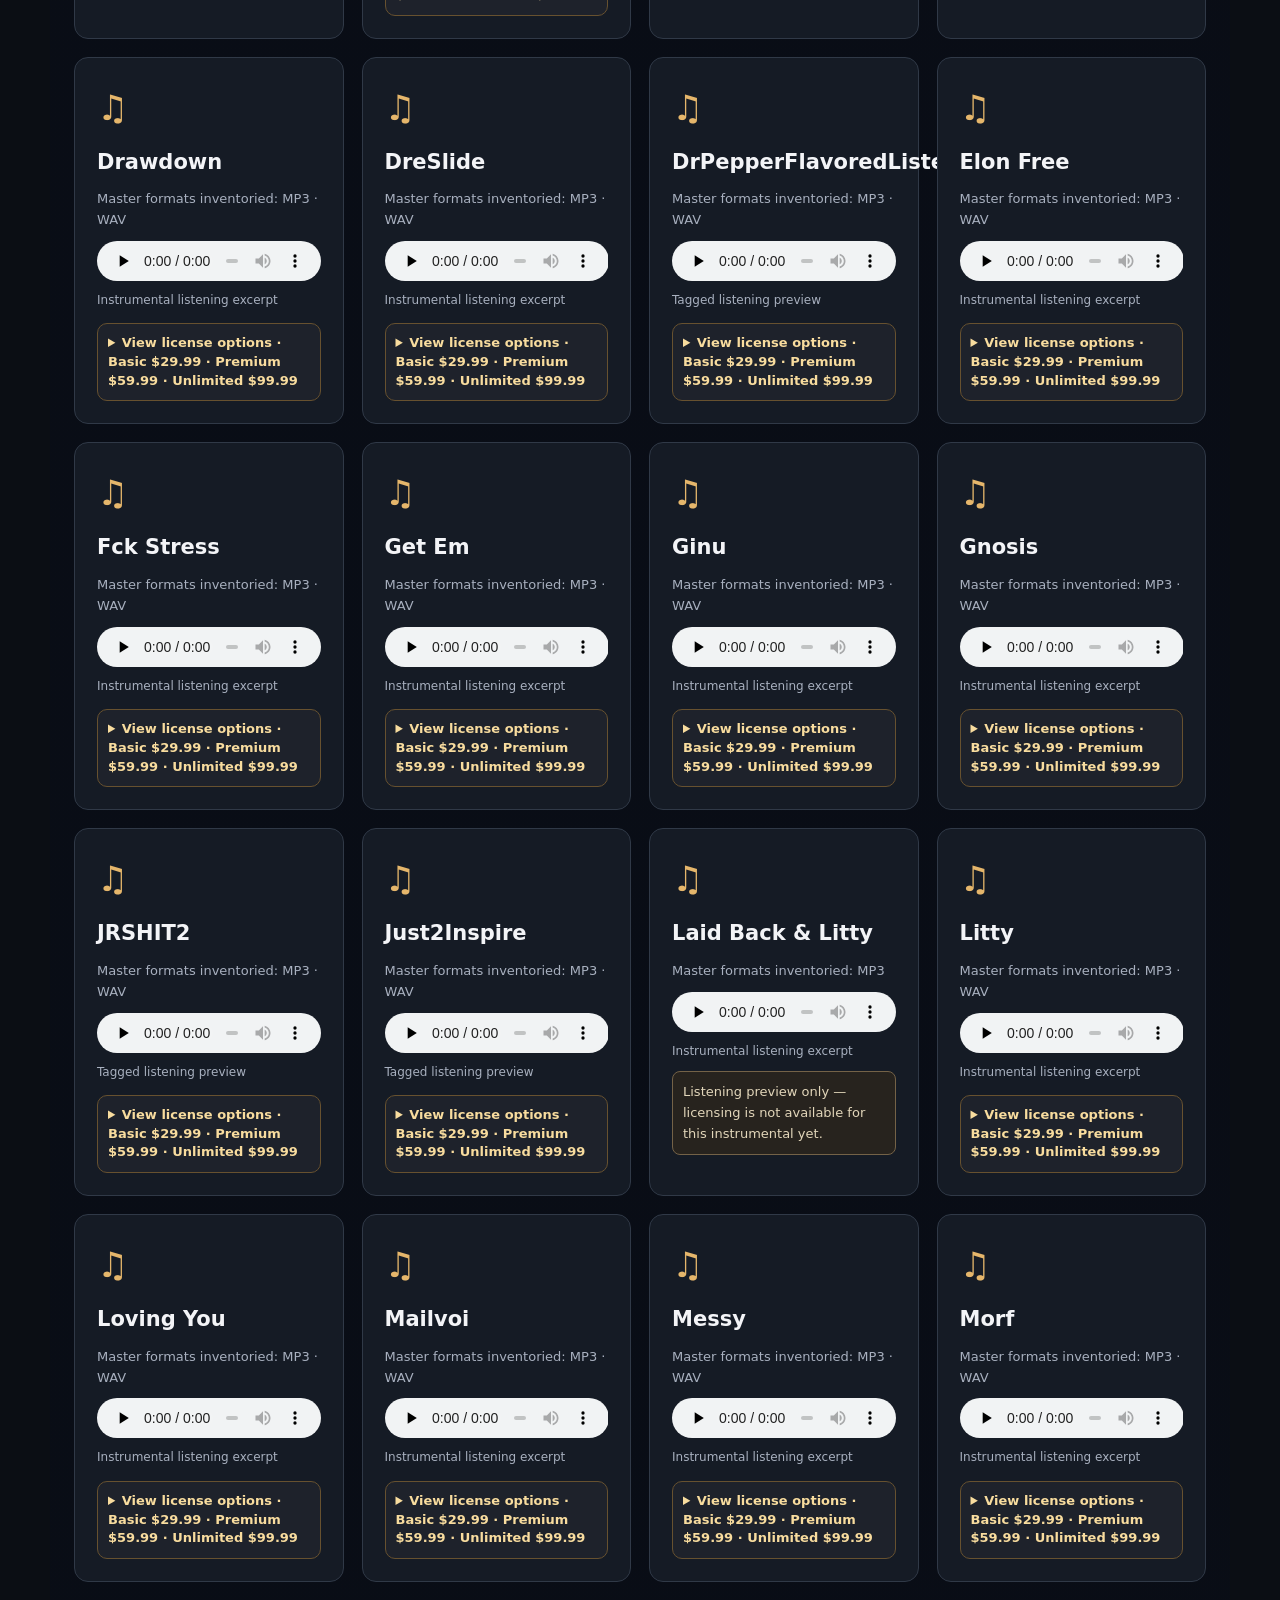
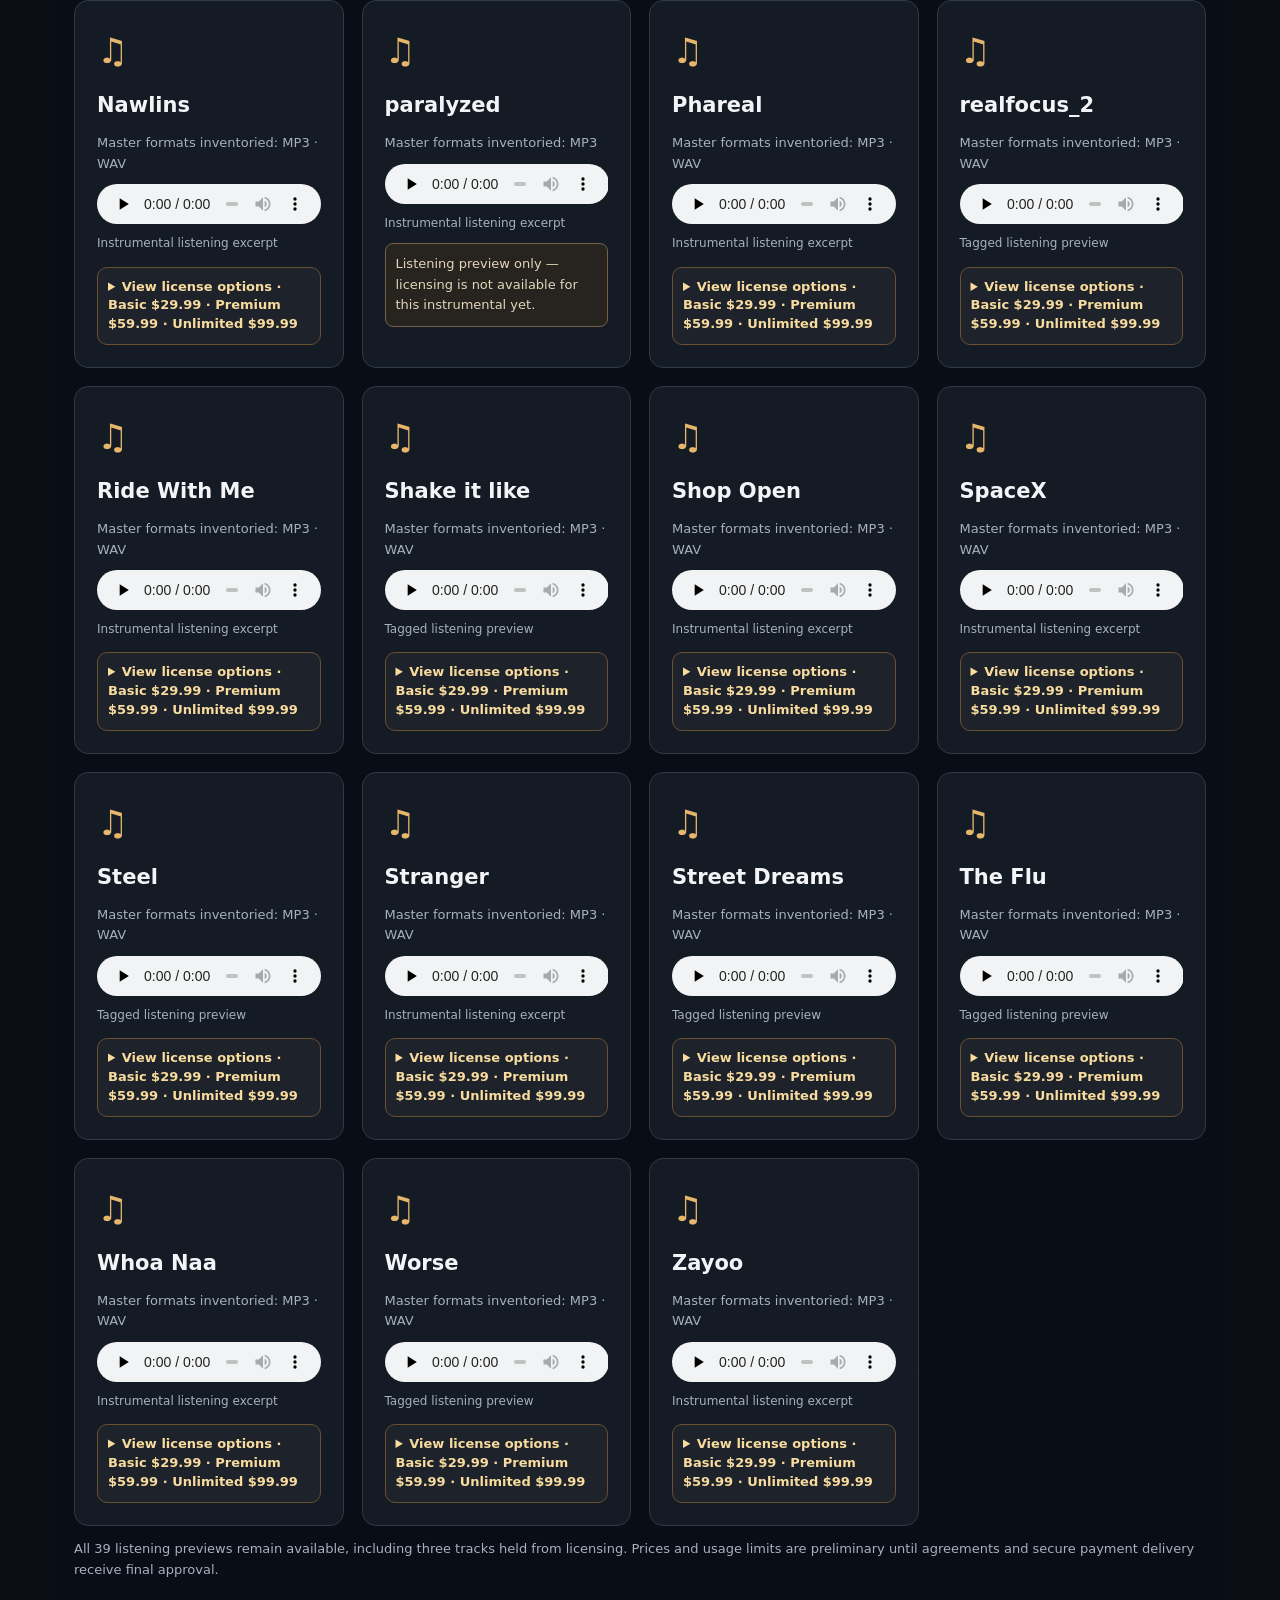
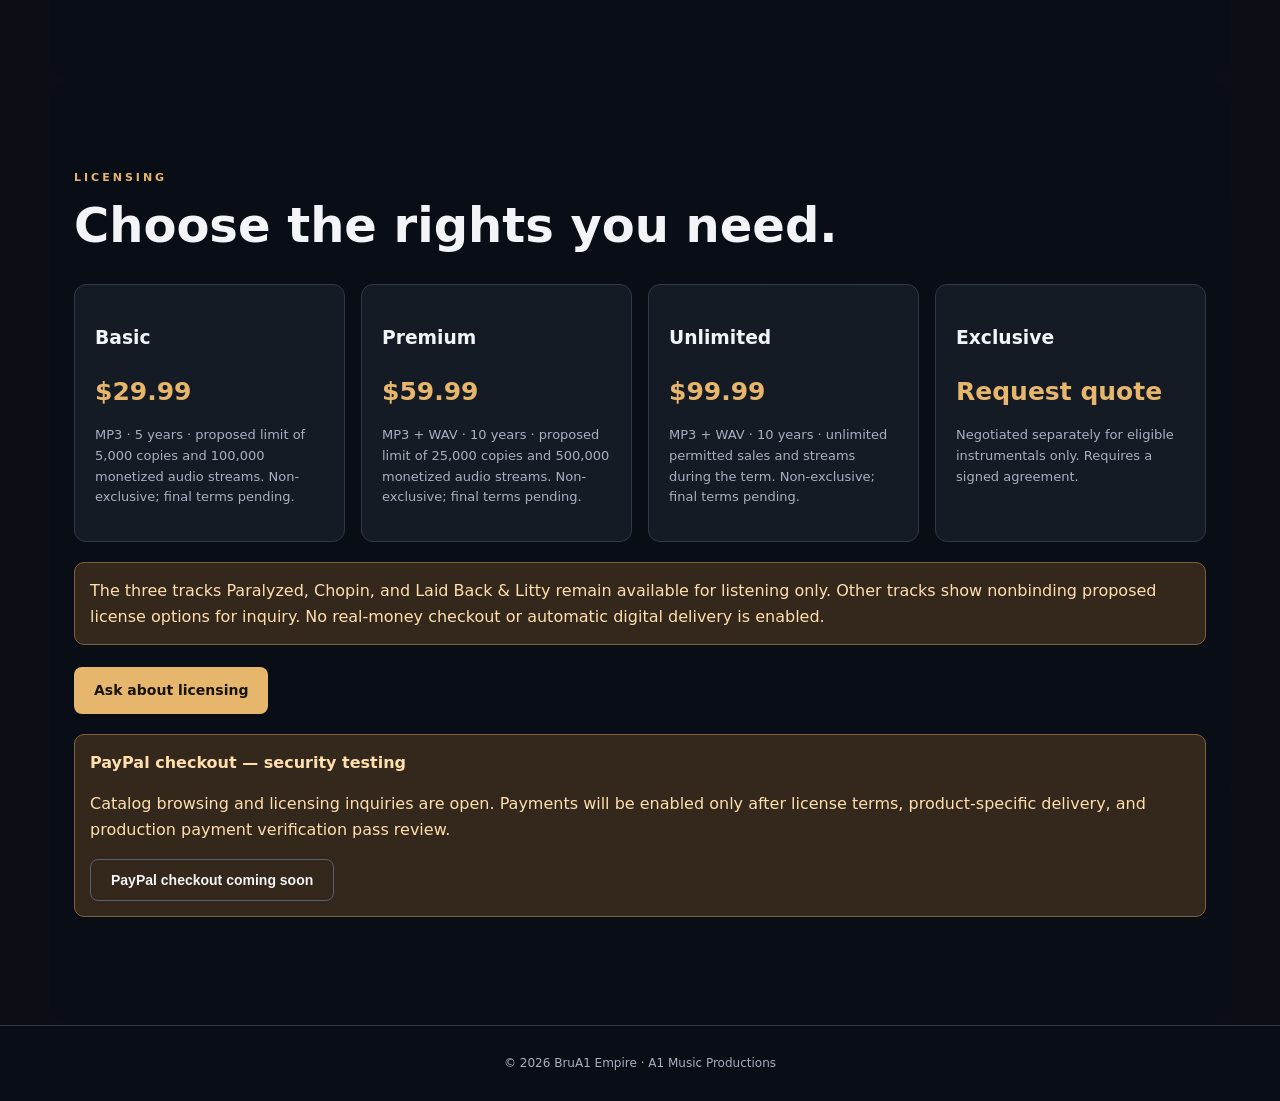
<file: instrumentals.html>
<!doctype html>
<html lang="en"><head><meta charset="utf-8"><meta name="viewport" content="width=device-width,initial-scale=1"><meta name="description" content="Listen to original BruA1 beats and instrumentals, explore basic, premium and unlimited license options, and request licensing from A1 Music Productions."><title>Instrumental Store | BruA1 Empire</title><link rel="stylesheet" href="style.css"><link rel="stylesheet" href="hub.css"><style>
.storehead{padding:75px max(24px,calc((100vw - 1180px)/2)) 30px;background:linear-gradient(120deg,#101723,#282315)}.storehead h1{font-size:clamp(42px,7vw,78px);margin:12px 0}.storehead p{max-width:740px;color:var(--muted)}.storetools{display:flex;flex-wrap:wrap;gap:12px;margin:28px 0}.storetools input{width:min(100%,400px);padding:14px;background:#151b25;color:white;border:1px solid #596273;border-radius:8px}.trackgrid{display:grid;grid-template-columns:repeat(auto-fill,minmax(245px,1fr));gap:18px}.track{background:var(--panel);border:1px solid var(--line);border-radius:14px;padding:22px;display:flex;flex-direction:column;gap:10px}.track h3{margin:0;font-size:21px}.track p{color:var(--muted);font-size:13px;margin:0}.track .symbol{font-size:35px}.track .btn{margin-top:auto;text-align:center}.track audio{display:block;width:100%;height:40px;max-width:100%;accent-color:var(--gold)}.track .preview-status{font-size:12px;color:var(--muted)}.store-notice{border:1px solid #80603a;background:#34271c;color:#ffdfad;border-radius:10px;padding:15px;margin:20px 0}.licensegrid{display:grid;grid-template-columns:repeat(auto-fit,minmax(190px,1fr));gap:16px}.licensegrid article{background:var(--panel);padding:20px;border:1px solid var(--line);border-radius:12px}.licensegrid strong{display:block;font-size:25px;color:var(--gold)}.licensegrid p{font-size:13px;color:var(--muted)}
.track .licensing-status{font-size:12px;line-height:1.45;color:#e9cd91}
.track .license-options{border:1px solid #67512f;border-radius:10px;background:#1e222b;padding:10px;margin-top:3px}
.track .license-options summary{cursor:pointer;font-size:13px;color:#f8dc9e;font-weight:700;line-height:1.45}
.track .license-rows{display:grid;gap:8px;margin-top:12px}
.track .license-row{border:1px solid var(--line);border-radius:8px;padding:9px;background:#151b25;display:grid;gap:5px}
.track .license-row strong{color:var(--gold)}
.track .license-row small{font-size:12px;color:var(--muted)}
.track .license-row a{display:inline-block;color:#f7d28b;font-size:13px;font-weight:700;text-decoration:underline;text-underline-offset:3px}
.track .license-note{font-size:11px;line-height:1.4;color:var(--muted);margin:6px 0 0}
.track .listen-only{font-size:13px;color:#e2d6ba;border:1px solid #746247;padding:10px;border-radius:8px;background:#27231e}

.checkout-preview{width:min(460px,calc(100% - 28px));max-height:90vh;overflow:auto;border:1px solid #80603a;border-radius:16px;background:#151b25;color:#f7f3ea;padding:24px;box-sizing:border-box}.checkout-preview::backdrop{background:#000b}.checkout-preview h2{font-size:24px;margin:0 0 8px}.checkout-preview p{line-height:1.5}.checkout-preview fieldset{border:0;padding:0;margin:16px 0;display:grid;gap:10px}.checkout-preview fieldset label{display:grid;grid-template-columns:auto 1fr auto;gap:10px;align-items:center;border:1px solid #6d624b;border-radius:9px;padding:13px;cursor:pointer}.checkout-preview input{accent-color:#e9bb5a}.checkout-preview small{display:block;color:#c8c9ce}.checkout-preview .total{display:flex;justify-content:space-between;border-top:1px solid #6d624b;padding:16px 0}.checkout-preview .close-preview{float:right;background:transparent;color:#fff;border:0;font-size:24px;cursor:pointer}.checkout-preview .paypal-preview{display:block;width:100%;background:#ffc439;color:#003087;font-size:20px;font-weight:700;font-style:italic;border:0;border-radius:9px;padding:13px;opacity:.7}.checkout-preview .review-link{color:#f7d28b}.track .preview-checkout-button{background:none;border:1px solid #b39155;border-radius:7px;color:#f7d28b;padding:8px;cursor:pointer;text-align:left;font-size:12px}.checkout-preview .ack{display:flex;align-items:flex-start;gap:9px;margin:15px 0}
</style><link rel="stylesheet" href="brua1-artwork.css?v=1"><link rel="canonical" href="https://brua1.com/instrumentals">
<meta property="og:type" content="website">
<meta property="og:site_name" content="BruA1 Empire">
<meta property="og:url" content="https://brua1.com/instrumentals">
<meta property="og:title" content="Instrumental Store | BruA1 Empire">
<meta property="og:description" content="Listen to original BruA1 beats and instrumentals, explore basic, premium and unlimited license options, and request licensing from A1 Music Productions.">
<meta property="og:image" content="https://brua1.com/assets/brua1-website-banner-2026.jpg">
<meta property="og:image:secure_url" content="https://brua1.com/assets/brua1-website-banner-2026.jpg">
<meta property="og:image:type" content="image/jpeg">
<meta property="og:image:width" content="1677">
<meta property="og:image:height" content="938">
<meta property="og:image:alt" content="Colorful BruA1.com artwork featuring music production, a Louisiana skyline and craftsmanship">
<meta name="twitter:card" content="summary_large_image">
<meta name="twitter:title" content="Instrumental Store | BruA1 Empire">
<meta name="twitter:description" content="Listen to original BruA1 beats and instrumentals, explore basic, premium and unlimited license options, and request licensing from A1 Music Productions.">
<meta name="twitter:image" content="https://brua1.com/assets/brua1-website-banner-2026.jpg">
<meta name="twitter:image:alt" content="Colorful BruA1.com artwork featuring music production, a Louisiana skyline and craftsmanship">
</head><body class="store-art"><header class="top"><a class="logo" href="index.html">BRU<span>A1</span> <small>EMPIRE</small></a><nav><a href="index.html">Home</a><a href="#catalog">Instrumentals</a><a href="#licenses">Licenses</a><a href="learning-center.html">Learning Center</a><a href="music-network.html?channel=general#member-account">Community</a><a href="mailto:brua1@brua1.com">Contact</a></nav></header><main><section class="storehead"><div class="eyebrow">A1 MUSIC PRODUCTIONS</div><h1>Original <span style="color:var(--gold)">Instrumentals.</span></h1><p>Browse the BruA1 instrumental catalog. Listen to tagged and short audio previews, explore license options, and contact A1 Music Productions about a track.</p><div class="store-notice" role="status"><strong>Catalog now open:</strong> Listen to all 39 original instrumentals. View Basic, Premium, and Unlimited license options for 36 tracks, or contact us to discuss your music. Secure checkout is still in testing.</div></section><section id="catalog" class="section"><div class="eyebrow">MUSIC CATALOG</div><h2>Find your sound.</h2><div class="storetools"><input id="trackSearch" type="search" placeholder="Search instrumentals by title…" aria-label="Search instrumentals"></div><p id="trackCount" class="muted" aria-live="polite"></p><div class="trackgrid" id="trackGrid"></div><p class="muted">All 39 listening previews remain available, including three tracks held from licensing. Prices and usage limits are preliminary until agreements and secure payment delivery receive final approval.</p></section><section id="licenses" class="section"><div class="eyebrow">LICENSING</div><h2>Choose the rights you need.</h2><div class="licensegrid"><article><h3>Basic</h3><strong>$29.99</strong><p>MP3 · 5 years · proposed limit of 5,000 copies and 100,000 monetized audio streams. Non-exclusive; final terms pending.</p></article><article><h3>Premium</h3><strong>$59.99</strong><p>MP3 + WAV · 10 years · proposed limit of 25,000 copies and 500,000 monetized audio streams. Non-exclusive; final terms pending.</p></article><article><h3>Unlimited</h3><strong>$99.99</strong><p>MP3 + WAV · 10 years · unlimited permitted sales and streams during the term. Non-exclusive; final terms pending.</p></article><article><h3>Exclusive</h3><strong>Request quote</strong><p>Negotiated separately for eligible instrumentals only. Requires a signed agreement.</p></article></div><div class="store-notice">The three tracks Paralyzed, Chopin, and Laid Back &amp; Litty remain available for listening only. Other tracks show nonbinding proposed license options for inquiry. No real-money checkout or automatic digital delivery is enabled.</div><div class="actions"><a class="btn" href="mailto:brua1@brua1.com?subject=BruA1%20Instrumental%20Licensing">Ask about licensing</a></div><section aria-label="PayPal checkout preparation" class="store-notice"><strong>PayPal checkout — security testing</strong><p>Catalog browsing and licensing inquiries are open. Payments will be enabled only after license terms, product-specific delivery, and production payment verification pass review.</p><button type="button" class="btn secondary" disabled aria-disabled="true">PayPal checkout coming soon</button></section></section><dialog id="checkoutPreview" class="checkout-preview" aria-labelledby="previewTitle"><button class="close-preview" type="button" id="closeCheckoutPreview" aria-label="Close preview">×</button><p class="eyebrow">LICENSE SELECTION · PREVIEW</p><h2 id="previewTitle"></h2><p>Produced by BruA1</p><fieldset id="previewTiers"><legend>Choose your license</legend></fieldset><p id="previewRights"></p><p id="agreementNotice"><strong>Agreement notice:</strong> Songwriting and publishing splits are determined per instrumental. Final terms and the applicable schedule must be accepted before payment.</p><section id="purchaseTerms" hidden><details><summary>Read full license agreement</summary><pre id="approvedAgreement" style="white-space:pre-wrap;overflow-wrap:anywhere"></pre></details><details><summary>Read publishing schedule</summary><pre id="approvedSchedule" style="white-space:pre-wrap;overflow-wrap:anywhere"></pre></details><label>Buyer email <input id="buyerEmail" type="email" autocomplete="email" maxlength="254" required></label><label class="ack"><input id="previewAck" type="checkbox"><span>I accept the complete licensing agreement.</span></label><label class="ack"><input id="publishingAck" type="checkbox"><span>I accept the applicable publishing schedule.</span></label></section><div class="total"><span>Total before applicable tax</span><strong id="previewTotal"></strong></div><button id="paypalPurchase" class="paypal-preview" type="button" disabled aria-disabled="true">PayPal</button><p id="checkoutNotice" class="muted" role="status">Checking availability. No charge will be made without accepted terms and buyer approval.</p><a id="previewInquiry" class="btn review-link" href="mailto:brua1@brua1.com">Request selected license</a></dialog><section id="purchaseResult" class="section" hidden><h2>Order and downloads</h2><p id="purchaseStatus" aria-live="polite"></p><div id="purchaseActions" class="actions"></div></section></main><footer>© <span id="year"></span> BruA1 Empire · A1 Music Productions</footer><script src="script.js"></script><script>
"use strict";
const grid=document.getElementById("trackGrid");
const counter=document.getElementById("trackCount");
const search=document.getElementById("trackSearch");
let tracks=[];
let licenseListings=new Map();
const licenseText={basic:"Basic",premium:"Premium",unlimited:"Unlimited"};
const licenseFormats={basic:"MP3",premium:"MP3 + WAV",unlimited:"MP3 + WAV"};
const priceLabel=cents=>"$"+(cents/100).toFixed(2);
function requestLink(track,option){
  const name=licenseText[option.tier];
  const subject="BruA1 "+name+" license inquiry: "+track.title+" ("+track.id+")";
  const body="Hello BruA1,\n\nI am interested in the "+name+" license for "+track.title+".\nProduct ID: "+track.id+"\nProposed price: "+priceLabel(option.price_cents)+"\n\nPlease confirm final availability, signed licensing terms, and payment arrangements. I understand this is an inquiry, not a purchase.\n\nThank you.";
  return "mailto:brua1@brua1.com?subject="+encodeURIComponent(subject)+"&body="+encodeURIComponent(body);
}
const previewDialog=document.getElementById("checkoutPreview");
const previewTiers=document.getElementById("previewTiers");
const previewRights={basic:"5,000 paid copies · 100,000 monetized audio streams · 1 monetized music video · 100,000 monetized video views.",premium:"25,000 paid copies · 500,000 monetized audio streams · 2 monetized music videos · 500,000 monetized video views.",unlimited:"Unlimited permitted paid copies, streams and videos during the 10-year term."};
let currentPreview=null;
const CHECKOUT_API="https://brua1-checkout-production.a1productions0527.workers.dev";
const checkoutNotice=document.getElementById("checkoutNotice"),payButton=document.getElementById("paypalPurchase"),agreementBox=document.getElementById("purchaseTerms");
const buyerEmail=document.getElementById("buyerEmail"),termsAck=document.getElementById("previewAck"),publishingAck=document.getElementById("publishingAck");
const SESSION_KEY="brua1-checkout-session-v1";
let currentOffer=null,offerGeneration=0,purchaseBusy=false;
async function checkoutPost(path,data){
 const r=await fetch(CHECKOUT_API+path,{method:"POST",headers:{"Content-Type":"application/json"},body:JSON.stringify(data),cache:"no-store",credentials:"omit"});
 if(!r.ok)throw Error("Checkout is not available for this selection.");
 return r.json();
}
function updatePayButton(){
 const enabled=Boolean(currentOffer&&termsAck.checked&&publishingAck.checked&&buyerEmail.validity.valid&&buyerEmail.value.trim()&&!purchaseBusy);
 payButton.disabled=!enabled;payButton.setAttribute("aria-disabled",String(!enabled));
}
for(const control of [termsAck,publishingAck,buyerEmail])control.addEventListener("input",updatePayButton);
async function loadOffer(track,option){
 const gen=++offerGeneration;currentOffer=null;agreementBox.hidden=true;termsAck.checked=false;publishingAck.checked=false;updatePayButton();
 checkoutNotice.textContent="Checking license availability…";
 try{
  const offer=await checkoutPost("/api/checkout/offer",{productId:track.id,tier:option.tier});
  if(gen!==offerGeneration)return;
  if(offer.productId!==track.id||offer.tier!==option.tier||offer.priceCents!==option.price_cents||offer.currency!=="USD"||typeof offer.agreement!=="string"||typeof offer.publishingSchedule!=="string")throw Error("Offer mismatch");
  currentOffer=offer;document.getElementById("approvedAgreement").textContent=offer.agreement;
  document.getElementById("approvedSchedule").textContent=offer.publishingSchedule;
  agreementBox.hidden=false;checkoutNotice.textContent="Review and accept both documents to proceed to PayPal.";updatePayButton();
 }catch{
  if(gen===offerGeneration){currentOffer=null;agreementBox.hidden=true;checkoutNotice.textContent="Online payment is not available for this selection. Request the selected license to arrange your publishing terms.";updatePayButton();}
 }
}
payButton.addEventListener("click",async()=>{
 if(!currentOffer||payButton.disabled||purchaseBusy)return;
 const offer=currentOffer;purchaseBusy=true;updatePayButton();previewTiers.disabled=true;
 try{
  if(sessionStorage.getItem(SESSION_KEY))throw Error("An earlier checkout is still stored. Return to its payment confirmation or contact support before creating another.");
  const session=await checkoutPost("/api/checkout/begin",{productId:offer.productId,tier:offer.tier,buyerEmail:buyerEmail.value.trim(),accepted:true,publishingAccepted:true,termsVersion:offer.termsVersion,termsHash:offer.termsHash,scheduleVersion:offer.scheduleVersion,scheduleHash:offer.scheduleHash});
  if(typeof session.sessionId!=="string"||typeof session.sessionToken!=="string")throw Error("Checkout session unavailable");
  sessionStorage.setItem(SESSION_KEY,JSON.stringify(session));
  const order=await checkoutPost("/api/create-order",{sessionId:session.sessionId,sessionToken:session.sessionToken});
  const u=new URL(order.approve);if(u.protocol!=="https:"||u.hostname!=="www.paypal.com"||u.username||u.password||!order.orderId)throw Error("Invalid PayPal redirect");
  sessionStorage.setItem(SESSION_KEY,JSON.stringify({...session,orderId:order.orderId}));
  location.assign(u.href);
 }catch{checkoutNotice.textContent="Checkout could not continue. If an order was started, contact BruA1 before trying again.";purchaseBusy=false;previewTiers.disabled=false;updatePayButton();}
});
const resultSection=document.getElementById("purchaseResult"),purchaseStatus=document.getElementById("purchaseStatus"),purchaseActions=document.getElementById("purchaseActions");
function downloadBlob(blob,name){const url=URL.createObjectURL(blob),a=document.createElement("a");a.href=url;a.download=name;document.body.append(a);a.click();a.remove();setTimeout(()=>URL.revokeObjectURL(url),10000);}
function resultButton(label,fn){const b=document.createElement("button");b.type="button";b.className="btn";b.textContent=label;b.addEventListener("click",fn);purchaseActions.append(b);return b;}
async function finishCheckout(session){
 resultSection.hidden=false;resultSection.scrollIntoView({block:"start"});purchaseActions.replaceChildren();
 purchaseStatus.textContent="Verifying PayPal payment…";
 try{
  const args={sessionId:session.sessionId,sessionToken:session.sessionToken};
  const receipt=await checkoutPost("/api/capture-order",args);
  if(receipt.paymentVerified!==true||receipt.orderId!==session.orderId||typeof receipt.licenseDocument!=="string")throw Error("Payment verification incomplete");
  resultButton("Download licensing agreement",()=>downloadBlob(new Blob([receipt.licenseDocument],{type:"text/plain;charset=utf-8"}),"BruA1-Licensing-Agreement.txt"));
  const delivery=await checkoutPost("/api/checkout/grants",args);
  if(delivery.licenseId!==receipt.licenseId||!Array.isArray(delivery.grants))throw Error("Delivery not verified");
  for(const grant of delivery.grants){
   if(!["mp3","wav"].includes(grant.format)||!/^[a-f0-9]{64}$/.test(grant.token||""))continue;
   const b=resultButton("Download "+grant.format.toUpperCase(),async()=>{
    b.disabled=true;
    try{
     const r=await fetch(CHECKOUT_API+"/api/checkout/download",{method:"POST",headers:{Authorization:"Bearer "+grant.token},credentials:"omit",cache:"no-store"});
     if(!r.ok)throw Error("Download unavailable");
     downloadBlob(await r.blob(),"BruA1-Licensed."+grant.format);
    }catch{purchaseStatus.textContent="Download unavailable or expired. Contact brua1@brua1.com with order "+session.orderId+".";}finally{b.disabled=false;}
   });
  }
  purchaseStatus.textContent="Payment verified. Your licensing agreement and purchased audio are ready. Download links expire in 15 minutes and allow three uses each.";
  resultButton("Finish",()=>{sessionStorage.removeItem(SESSION_KEY);history.replaceState(null,"",location.pathname);purchaseActions.replaceChildren();purchaseStatus.textContent="Thank you for your purchase. Keep your license and PayPal receipt.";});
 }catch{
  purchaseStatus.textContent="Payment or delivery needs verification. Do not pay again. Retry this order or contact brua1@brua1.com with order "+session.orderId+".";
  resultButton("Retry existing order",()=>finishCheckout(session));
 }
}
function handlePayPalReturn(){
 const q=new URLSearchParams(location.search),state=q.get("checkout");
 if(!state)return;
 resultSection.hidden=false;
 let session;try{session=JSON.parse(sessionStorage.getItem(SESSION_KEY)||"null");}catch{}
 if(state==="cancel"){sessionStorage.removeItem(SESSION_KEY);purchaseStatus.textContent="PayPal checkout canceled. No payment capture requested by this page.";history.replaceState(null,"",location.pathname);return;}
 if(state!=="return"||!session||session.orderId!==q.get("token")){purchaseStatus.textContent="This checkout session could not be verified. Contact support; do not submit another payment.";return;}
 history.replaceState(null,"",location.pathname);
 finishCheckout(session);
}
handlePayPalReturn();

function updateCheckoutPreview(){
  if(!currentPreview)return;
  const selected=previewTiers.querySelector("input:checked");
  const option=currentPreview.options.find(o=>o.tier===selected?.value);
  if(!option)return;
  document.getElementById("previewTotal").textContent=priceLabel(option.price_cents);
  document.getElementById("previewRights").textContent=previewRights[option.tier]+" Non-exclusive; one new song per license.";
  document.getElementById("previewInquiry").href=requestLink(currentPreview.track,option);
  loadOffer(currentPreview.track,option);
}
function openCheckoutPreview(track,item){
  if(item.availability!=="license_options_preview"||item.checkout_enabled!==false||item.options.length!==3)return;
  currentPreview={track,options:item.options};
  document.getElementById("previewTitle").textContent=track.title;
  previewTiers.replaceChildren();
  const legend=document.createElement("legend");legend.textContent="Choose your license";previewTiers.append(legend);
  for(const option of item.options){
    if(!Object.hasOwn(licenseText,option.tier)||option.status!=="inquiry_only")continue;
    const label=document.createElement("label"),radio=document.createElement("input"),detail=document.createElement("span"),name=document.createElement("strong"),format=document.createElement("small"),price=document.createElement("strong");
    radio.type="radio";radio.name="previewTier";radio.value=option.tier;radio.checked=option.tier==="basic";radio.addEventListener("change",updateCheckoutPreview);
    name.textContent=licenseText[option.tier]+" License";format.textContent=licenseFormats[option.tier]+" · "+option.duration_years+" years";
    price.textContent=priceLabel(option.price_cents);detail.append(name,format);label.append(radio,detail,price);previewTiers.append(label);
  }
  updateCheckoutPreview();
  if(typeof previewDialog.showModal==="function")previewDialog.showModal();else previewDialog.setAttribute("open","");
}
document.getElementById("closeCheckoutPreview").addEventListener("click",()=>{if(typeof previewDialog.close==="function")previewDialog.close();else previewDialog.removeAttribute("open");});
function makeLicensing(track){
  const item=licenseListings.get(track.id);
  if(!item||item.availability==="listening_only"||!Array.isArray(item.options)||item.options.length!==3){
    const held=document.createElement("p");
    held.className="listen-only";
    held.textContent=item&&item.availability==="listening_only"?
      "Listening preview only — licensing is not available for this instrumental yet.":
      "Listening preview available. License options are being prepared.";
    return held;
  }
  const details=document.createElement("details");
  details.className="license-options";
  const summary=document.createElement("summary");
  summary.textContent="View license options · Basic $29.99 · Premium $59.99 · Unlimited $99.99";
  const rows=document.createElement("div");rows.className="license-rows";
  for(const option of item.options){
    if(!Object.hasOwn(licenseText,option.tier)||option.status!=="inquiry_only"||option.currency!=="USD"||option.price_cents<=0)continue;
    const row=document.createElement("div");row.className="license-row";
    const title=document.createElement("strong");
    title.textContent=licenseText[option.tier]+" · "+priceLabel(option.price_cents);
    const meta=document.createElement("small");
    meta.textContent=licenseFormats[option.tier]+" · "+option.duration_years+"-year proposed term · non-exclusive";
    const action=document.createElement("a");
    action.href=requestLink(track,option);action.textContent="Request "+licenseText[option.tier]+" license";
    row.append(title,meta,action);rows.append(row);
  }
  const note=document.createElement("p");note.className="license-note";
  note.textContent="Prices and terms are proposed. This is a licensing inquiry, not checkout or an issued agreement.";
  const preview=document.createElement("button");preview.type="button";preview.className="preview-checkout-button";preview.textContent="Select license / checkout";preview.addEventListener("click",()=>openCheckoutPreview(track,item));details.append(summary,rows,preview,note);
  return details;
}
function renderTracks(){
  const query=search.value.trim().toLowerCase();
  const filtered=tracks.filter(item=>item.title.toLowerCase().includes(query));
  const count=tracks.filter(item=>licenseListings.get(item.id)?.availability==="license_options_preview").length;
  counter.textContent=filtered.length+" instrumental"+(filtered.length===1?"":"s")+" shown · "+
    (licenseListings.size?count+" with proposed license options · "+(tracks.length-count)+" listening only":"Loading licensing options");
  grid.replaceChildren();
  for(const track of filtered){
    const card=document.createElement("article");card.className="track";
    const symbol=document.createElement("div");symbol.className="symbol";symbol.textContent="♫";
    const heading=document.createElement("h3");heading.textContent=track.title;
    const formats=document.createElement("p");
    const available=(Array.isArray(track.formats)?track.formats:[]).filter(f=>f==="MP3"||f==="WAV");
    formats.textContent="Master formats inventoried: "+(available.length?available.join(" · "):"Under review");
    const status=document.createElement("div");status.className="preview-status";
    card.append(symbol,heading,formats);
    const url=typeof track.preview==="string"?track.preview:"";
    const base="https://pub-994c8c7a928c44ba9521493dbdeb80cf.r2.dev/";
    const tagged=url.startsWith(base)&&url.toLowerCase().endsWith("_tagged_preview.mp3");
    const short=typeof track.id==="string"&&url===base+"store-previews/"+track.id+".mp3";
    if(tagged||short){
      const audio=document.createElement("audio");
      audio.controls=true;audio.preload="none";audio.src=url;
      audio.setAttribute("controlslist","nodownload");
      audio.setAttribute("aria-label","Play or pause "+track.title+" instrumental preview");
      audio.addEventListener("play",()=>{
        grid.querySelectorAll("audio").forEach(other=>{if(other!==audio)other.pause();});
      });
      audio.addEventListener("error",()=>{
        status.textContent="Audio preview could not load — please try later.";
        status.setAttribute("role","alert");
      });
      card.append(audio);
      status.textContent=short?"Instrumental listening excerpt":"Tagged listening preview";
    }else{
      status.textContent="Audio preview in preparation";
    }
    card.append(status,makeLicensing(track));
    grid.append(card);
  }
}
search.addEventListener("input",renderTracks);
counter.textContent="Loading verified catalog…";
Promise.all([
  fetch("catalog/instrumentals.json",{cache:"no-store"}).then(r=>{if(!r.ok)throw new Error("Catalog unavailable");return r.json();}),
  fetch("catalog/public-license-options.json",{cache:"no-store"}).then(r=>{if(!r.ok)throw new Error("License info unavailable");return r.json();}).catch(()=>null)
]).then(([data,listing])=>{
  if(!Array.isArray(data.tracks))throw new Error("Invalid catalog");
  tracks=data.tracks.filter(t=>t&&typeof t.title==="string"&&t.title.length>0&&t.listing_status==="licensing_inquiry_only");
  if(listing&&Array.isArray(listing.items)&&listing.checkout_enabled===false&&listing.items.length===tracks.length){
    licenseListings=new Map(listing.items.filter(i=>i&&typeof i.id==="string").map(i=>[i.id,i]));
  }
  renderTracks();
}).catch(()=>{
  counter.textContent="The instrumental catalog is temporarily unavailable. Please contact us for current titles.";
  grid.replaceChildren();
});
</script><a class="community-fab" href="music-network.html?channel=general#member-account" aria-label="Open BruA1 member chat"><svg aria-hidden="true" viewBox="0 0 24 24" width="23" height="23" fill="none" stroke="currentColor" stroke-width="2"><path d="M21 11.5a8.5 8.5 0 0 1-8.5 8.5H4l2-4a8.5 8.5 0 1 1 15-4.5Z"/><path d="M8 11h8M8 14h5"/></svg><span>Community</span></a></body></html>
</file>
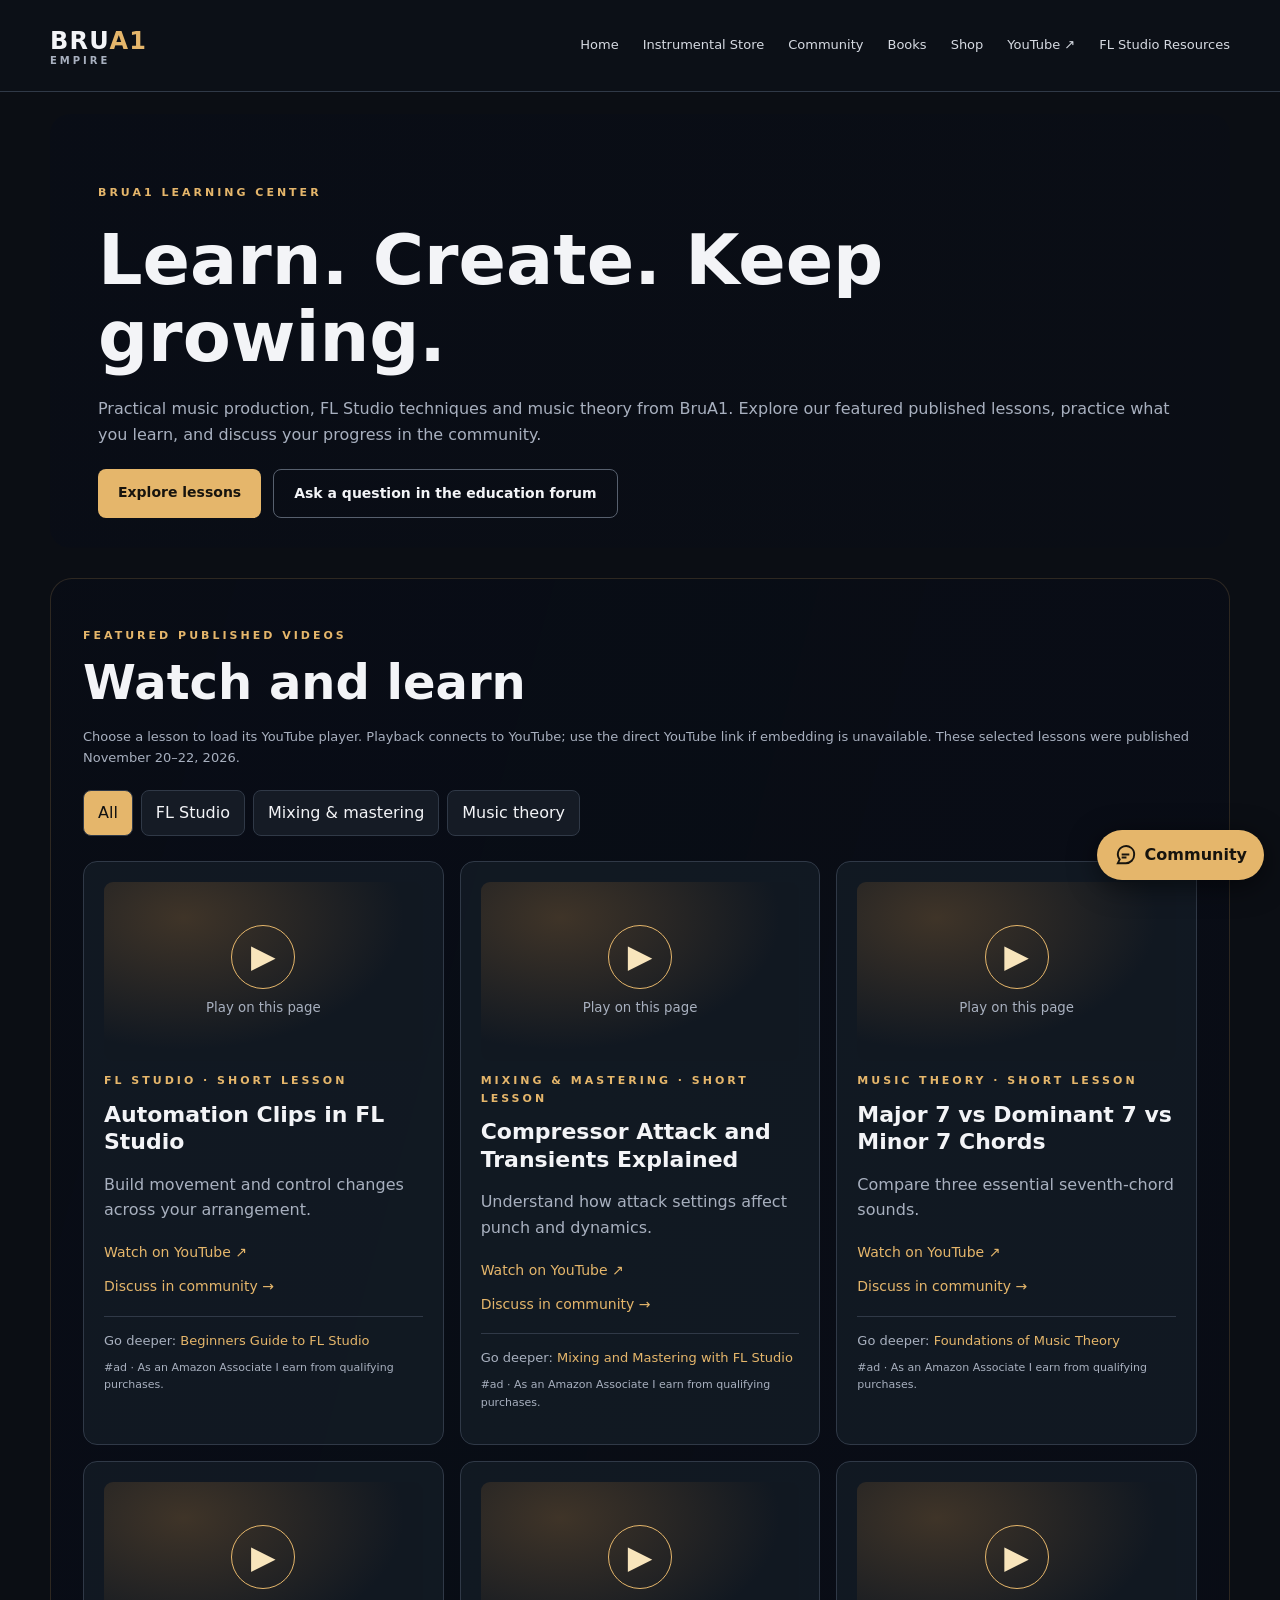
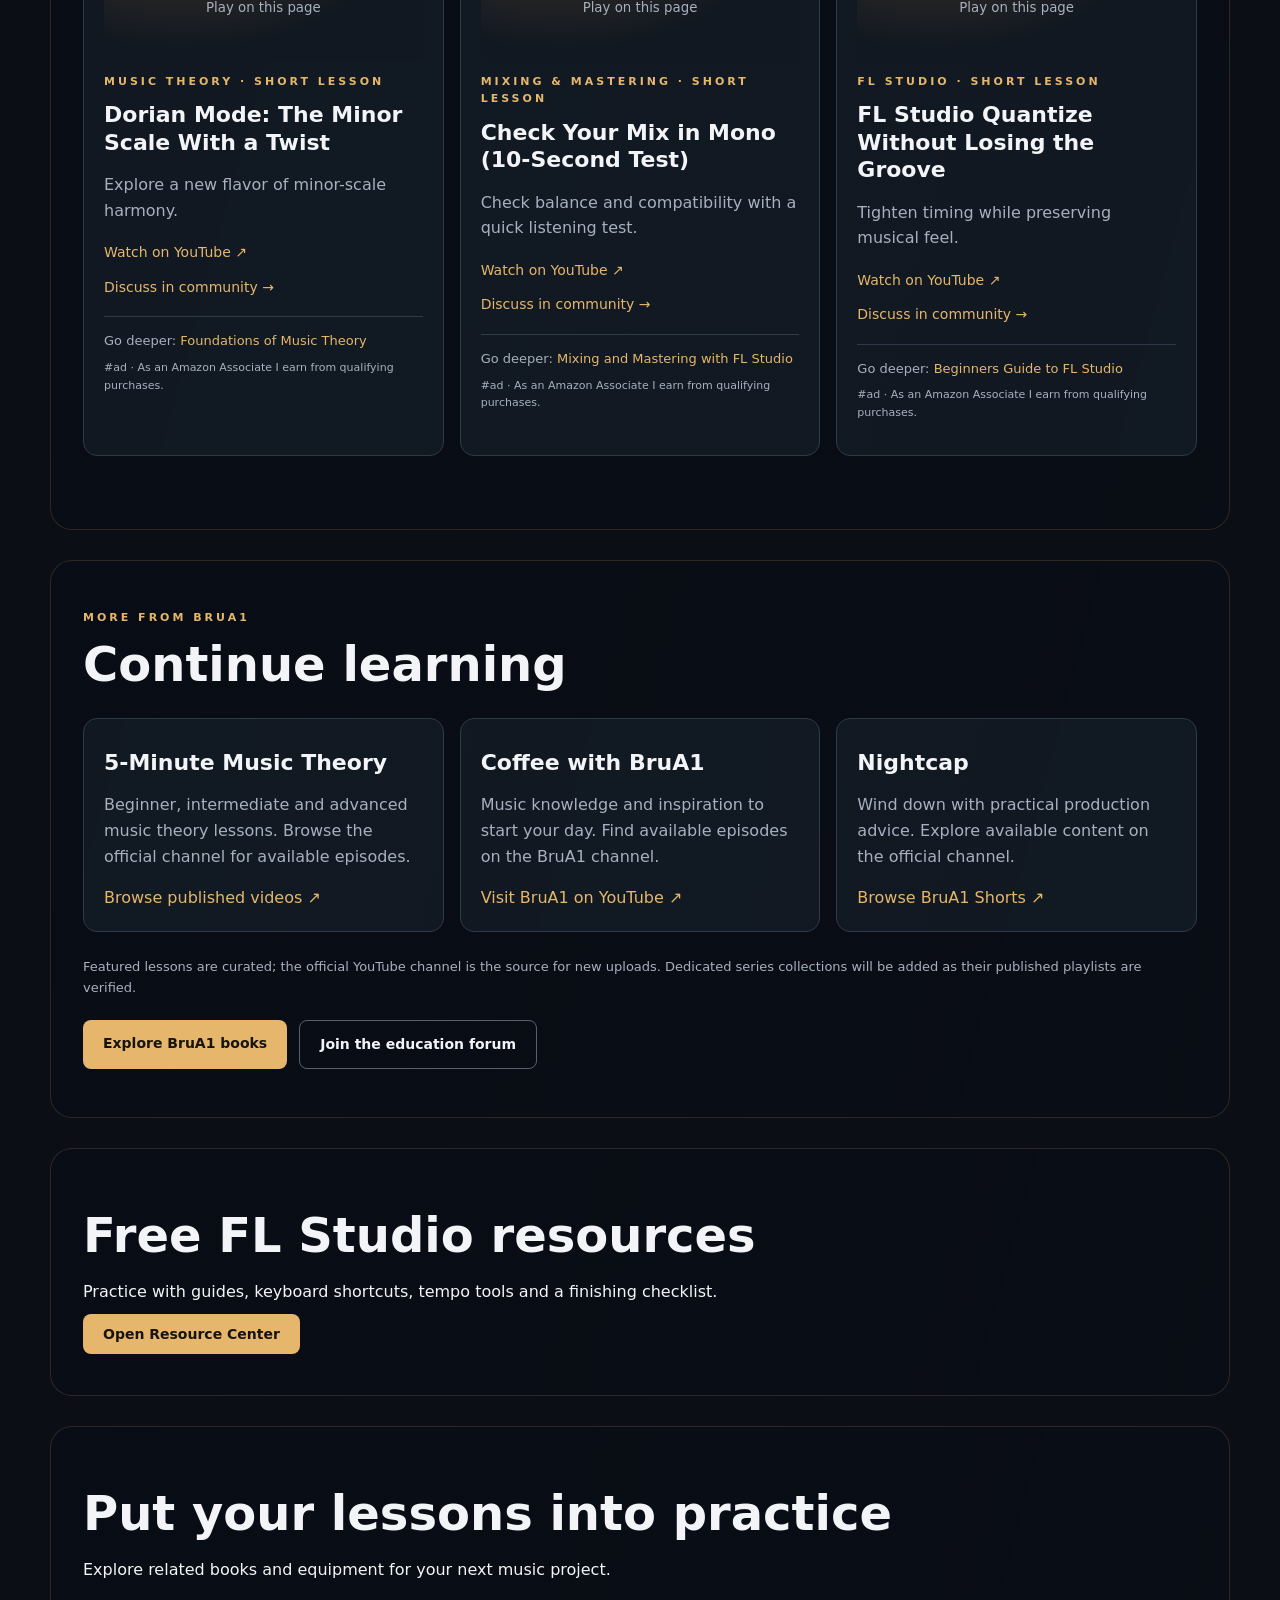
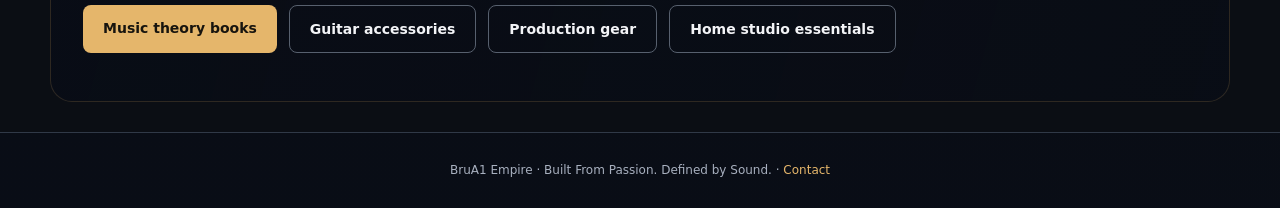
<file: learning-center.html>
<!doctype html><html lang="en"><head><meta charset="utf-8"><meta name="viewport" content="width=device-width,initial-scale=1"><title>BruA1 Learning Center | FL Studio &amp; Music Theory</title><meta name="description" content="Learn FL Studio, beat production, mixing and mastering, and music theory with BruA1 video lessons, related books and community discussions."><link rel="canonical" href="https://brua1.com/learning-center"><link rel="stylesheet" href="style.css"><link rel="stylesheet" href="hub.css"><script src="hub.js" defer></script><link rel="stylesheet" href="brua1-artwork.css?v=1">
<meta property="og:type" content="website">
<meta property="og:site_name" content="BruA1 Empire">
<meta property="og:url" content="https://brua1.com/learning-center">
<meta property="og:title" content="BruA1 Learning Center | FL Studio &amp; Music Theory">
<meta property="og:description" content="Learn FL Studio, beat production, mixing and mastering, and music theory with BruA1 video lessons, related books and community discussions.">
<meta property="og:image" content="https://brua1.com/assets/brua1-website-banner-2026.jpg">
<meta property="og:image:secure_url" content="https://brua1.com/assets/brua1-website-banner-2026.jpg">
<meta property="og:image:type" content="image/jpeg">
<meta property="og:image:width" content="1677">
<meta property="og:image:height" content="938">
<meta property="og:image:alt" content="Colorful BruA1.com artwork featuring music production, a Louisiana skyline and craftsmanship">
<meta name="twitter:card" content="summary_large_image">
<meta name="twitter:title" content="BruA1 Learning Center | FL Studio &amp; Music Theory">
<meta name="twitter:description" content="Learn FL Studio, beat production, mixing and mastering, and music theory with BruA1 video lessons, related books and community discussions.">
<meta name="twitter:image" content="https://brua1.com/assets/brua1-website-banner-2026.jpg">
<meta name="twitter:image:alt" content="Colorful BruA1.com artwork featuring music production, a Louisiana skyline and craftsmanship">
</head><body class="learning-art"><header class="top"><a class="logo" href="index.html">BRU<span>A1</span> <small>EMPIRE</small></a><nav><a href="index.html">Home</a><a href="instrumentals.html">Instrumental Store</a><a href="music-network.html?channel=general#member-account">Community</a><a href="books.html">Books</a><a href="shop.html">Shop</a><a href="https://www.youtube.com/@BruA1" target="_blank" rel="noopener noreferrer">YouTube ↗</a><a href="fl-studio-resources.html">FL Studio Resources</a></nav></header><main><section class="section hub-learning-hero"><div class="eyebrow">BRUA1 LEARNING CENTER</div><h1>Learn. Create. Keep growing.</h1><p class="intro">Practical music production, FL Studio techniques and music theory from BruA1. Explore our featured published lessons, practice what you learn, and discuss your progress in the community.</p><div class="actions"><a class="btn" href="#lessons">Explore lessons</a><a class="btn secondary" href="music-network.html?channel=education#member-account">Ask a question in the education forum</a></div></section><section id="lessons" class="section hub-section"><div class="eyebrow">FEATURED PUBLISHED VIDEOS</div><h2>Watch and learn</h2><p class="muted">Choose a lesson to load its YouTube player. Playback connects to YouTube; use the direct YouTube link if embedding is unavailable. These selected lessons were published November 20–22, 2026.</p><div class="hub-filters" aria-label="Filter lessons"><button type="button" data-filter="all" aria-pressed="true">All</button><button type="button" data-filter="FL Studio" aria-pressed="false">FL Studio</button><button type="button" data-filter="Mixing &amp; mastering" aria-pressed="false">Mixing &amp; mastering</button><button type="button" data-filter="Music theory" aria-pressed="false">Music theory</button></div><div class="hub-lesson-grid"><article class="hub-lesson" id="lesson-qXFrxTHaCLw" data-category="FL Studio"><div class="hub-video" data-video="qXFrxTHaCLw"><button type="button" class="hub-play" aria-label="Play Automation Clips in FL Studio"><span aria-hidden="true">▶</span><small>Play on this page</small></button></div><p class="eyebrow">FL Studio · Short lesson</p><h3>Automation Clips in FL Studio</h3><p>Build movement and control changes across your arrangement.</p><div class="hub-links"><a href="https://www.youtube.com/watch?v=qXFrxTHaCLw" target="_blank" rel="noopener noreferrer">Watch on YouTube ↗</a><a href="music-network.html?channel=producers#member-account">Discuss in community →</a></div><p class="hub-book">Go deeper: <a href="https://link.amazon/B0fQSfMyb" target="_blank" rel="sponsored noopener noreferrer">Beginners Guide to FL Studio</a><small>#ad · As an Amazon Associate I earn from qualifying purchases.</small></p></article>
<article class="hub-lesson" id="lesson-lneWd0WQ0nU" data-category="Mixing &amp; mastering"><div class="hub-video" data-video="lneWd0WQ0nU"><button type="button" class="hub-play" aria-label="Play Compressor Attack and Transients Explained"><span aria-hidden="true">▶</span><small>Play on this page</small></button></div><p class="eyebrow">Mixing &amp; mastering · Short lesson</p><h3>Compressor Attack and Transients Explained</h3><p>Understand how attack settings affect punch and dynamics.</p><div class="hub-links"><a href="https://www.youtube.com/watch?v=lneWd0WQ0nU" target="_blank" rel="noopener noreferrer">Watch on YouTube ↗</a><a href="music-network.html?channel=producers#member-account">Discuss in community →</a></div><p class="hub-book">Go deeper: <a href="https://link.amazon/B0dbVA2uR" target="_blank" rel="sponsored noopener noreferrer">Mixing and Mastering with FL Studio</a><small>#ad · As an Amazon Associate I earn from qualifying purchases.</small></p></article>
<article class="hub-lesson" id="lesson-SNli4HFGF_g" data-category="Music theory"><div class="hub-video" data-video="SNli4HFGF_g"><button type="button" class="hub-play" aria-label="Play Major 7 vs Dominant 7 vs Minor 7 Chords"><span aria-hidden="true">▶</span><small>Play on this page</small></button></div><p class="eyebrow">Music theory · Short lesson</p><h3>Major 7 vs Dominant 7 vs Minor 7 Chords</h3><p>Compare three essential seventh-chord sounds.</p><div class="hub-links"><a href="https://www.youtube.com/watch?v=SNli4HFGF_g" target="_blank" rel="noopener noreferrer">Watch on YouTube ↗</a><a href="music-network.html?channel=education#member-account">Discuss in community →</a></div><p class="hub-book">Go deeper: <a href="https://link.amazon/B0gmwy1I0" target="_blank" rel="sponsored noopener noreferrer">Foundations of Music Theory</a><small>#ad · As an Amazon Associate I earn from qualifying purchases.</small></p></article>
<article class="hub-lesson" id="lesson-vhM-sW53MLo" data-category="Music theory"><div class="hub-video" data-video="vhM-sW53MLo"><button type="button" class="hub-play" aria-label="Play Dorian Mode: The Minor Scale With a Twist"><span aria-hidden="true">▶</span><small>Play on this page</small></button></div><p class="eyebrow">Music theory · Short lesson</p><h3>Dorian Mode: The Minor Scale With a Twist</h3><p>Explore a new flavor of minor-scale harmony.</p><div class="hub-links"><a href="https://www.youtube.com/watch?v=vhM-sW53MLo" target="_blank" rel="noopener noreferrer">Watch on YouTube ↗</a><a href="music-network.html?channel=education#member-account">Discuss in community →</a></div><p class="hub-book">Go deeper: <a href="https://link.amazon/B0gmwy1I0" target="_blank" rel="sponsored noopener noreferrer">Foundations of Music Theory</a><small>#ad · As an Amazon Associate I earn from qualifying purchases.</small></p></article>
<article class="hub-lesson" id="lesson-veQyw4krMFc" data-category="Mixing &amp; mastering"><div class="hub-video" data-video="veQyw4krMFc"><button type="button" class="hub-play" aria-label="Play Check Your Mix in Mono (10-Second Test)"><span aria-hidden="true">▶</span><small>Play on this page</small></button></div><p class="eyebrow">Mixing &amp; mastering · Short lesson</p><h3>Check Your Mix in Mono (10-Second Test)</h3><p>Check balance and compatibility with a quick listening test.</p><div class="hub-links"><a href="https://www.youtube.com/watch?v=veQyw4krMFc" target="_blank" rel="noopener noreferrer">Watch on YouTube ↗</a><a href="music-network.html?channel=producers#member-account">Discuss in community →</a></div><p class="hub-book">Go deeper: <a href="https://link.amazon/B0dbVA2uR" target="_blank" rel="sponsored noopener noreferrer">Mixing and Mastering with FL Studio</a><small>#ad · As an Amazon Associate I earn from qualifying purchases.</small></p></article>
<article class="hub-lesson" id="lesson-sP1ZytFaPzI" data-category="FL Studio"><div class="hub-video" data-video="sP1ZytFaPzI"><button type="button" class="hub-play" aria-label="Play FL Studio Quantize Without Losing the Groove"><span aria-hidden="true">▶</span><small>Play on this page</small></button></div><p class="eyebrow">FL Studio · Short lesson</p><h3>FL Studio Quantize Without Losing the Groove</h3><p>Tighten timing while preserving musical feel.</p><div class="hub-links"><a href="https://www.youtube.com/watch?v=sP1ZytFaPzI" target="_blank" rel="noopener noreferrer">Watch on YouTube ↗</a><a href="music-network.html?channel=producers#member-account">Discuss in community →</a></div><p class="hub-book">Go deeper: <a href="https://link.amazon/B0fQSfMyb" target="_blank" rel="sponsored noopener noreferrer">Beginners Guide to FL Studio</a><small>#ad · As an Amazon Associate I earn from qualifying purchases.</small></p></article></div></section><section class="section hub-section"><div class="eyebrow">MORE FROM BRUA1</div><h2>Continue learning</h2><div class="hub-feature-grid"><article class="hub-feature"><h3>5-Minute Music Theory</h3><p>Beginner, intermediate and advanced music theory lessons. Browse the official channel for available episodes.</p><a href="https://www.youtube.com/@BruA1/videos" target="_blank" rel="noopener noreferrer">Browse published videos ↗</a></article><article class="hub-feature"><h3>Coffee with BruA1</h3><p>Music knowledge and inspiration to start your day. Find available episodes on the BruA1 channel.</p><a href="https://www.youtube.com/@BruA1" target="_blank" rel="noopener noreferrer">Visit BruA1 on YouTube ↗</a></article><article class="hub-feature"><h3>Nightcap</h3><p>Wind down with practical production advice. Explore available content on the official channel.</p><a href="https://www.youtube.com/@BruA1/shorts" target="_blank" rel="noopener noreferrer">Browse BruA1 Shorts ↗</a></article></div><p class="muted">Featured lessons are curated; the official YouTube channel is the source for new uploads. Dedicated series collections will be added as their published playlists are verified.</p><div class="actions"><a class="btn" href="books.html">Explore BruA1 books</a><a class="btn secondary" href="music-network.html?channel=education#member-account">Join the education forum</a></div></section><section class="section hub-section"><h2>Free FL Studio resources</h2><p>Practice with guides, keyboard shortcuts, tempo tools and a finishing checklist.</p><a class="btn" href="fl-studio-resources.html">Open Resource Center</a></section><section class="section hub-section"><h2>Put your lessons into practice</h2><p>Explore related books and equipment for your next music project.</p><div class="actions"><a class="btn" href="books.html#theory">Music theory books</a><a class="btn secondary" href="shop.html#guitar">Guitar accessories</a><a class="btn secondary" href="shop.html#production">Production gear</a><a class="btn secondary" href="shop.html#studio">Home studio essentials</a></div></section></main><footer>BruA1 Empire · Built From Passion. Defined by Sound. · <a href="mailto:brua1@brua1.com">Contact</a></footer><a class="community-fab" href="music-network.html?channel=general#member-account" aria-label="Open BruA1 member chat"><svg aria-hidden="true" viewBox="0 0 24 24" width="23" height="23" fill="none" stroke="currentColor" stroke-width="2"><path d="M21 11.5a8.5 8.5 0 0 1-8.5 8.5H4l2-4a8.5 8.5 0 1 1 15-4.5Z"/><path d="M8 11h8M8 14h5"/></svg><span>Community</span></a></body></html>
</file>
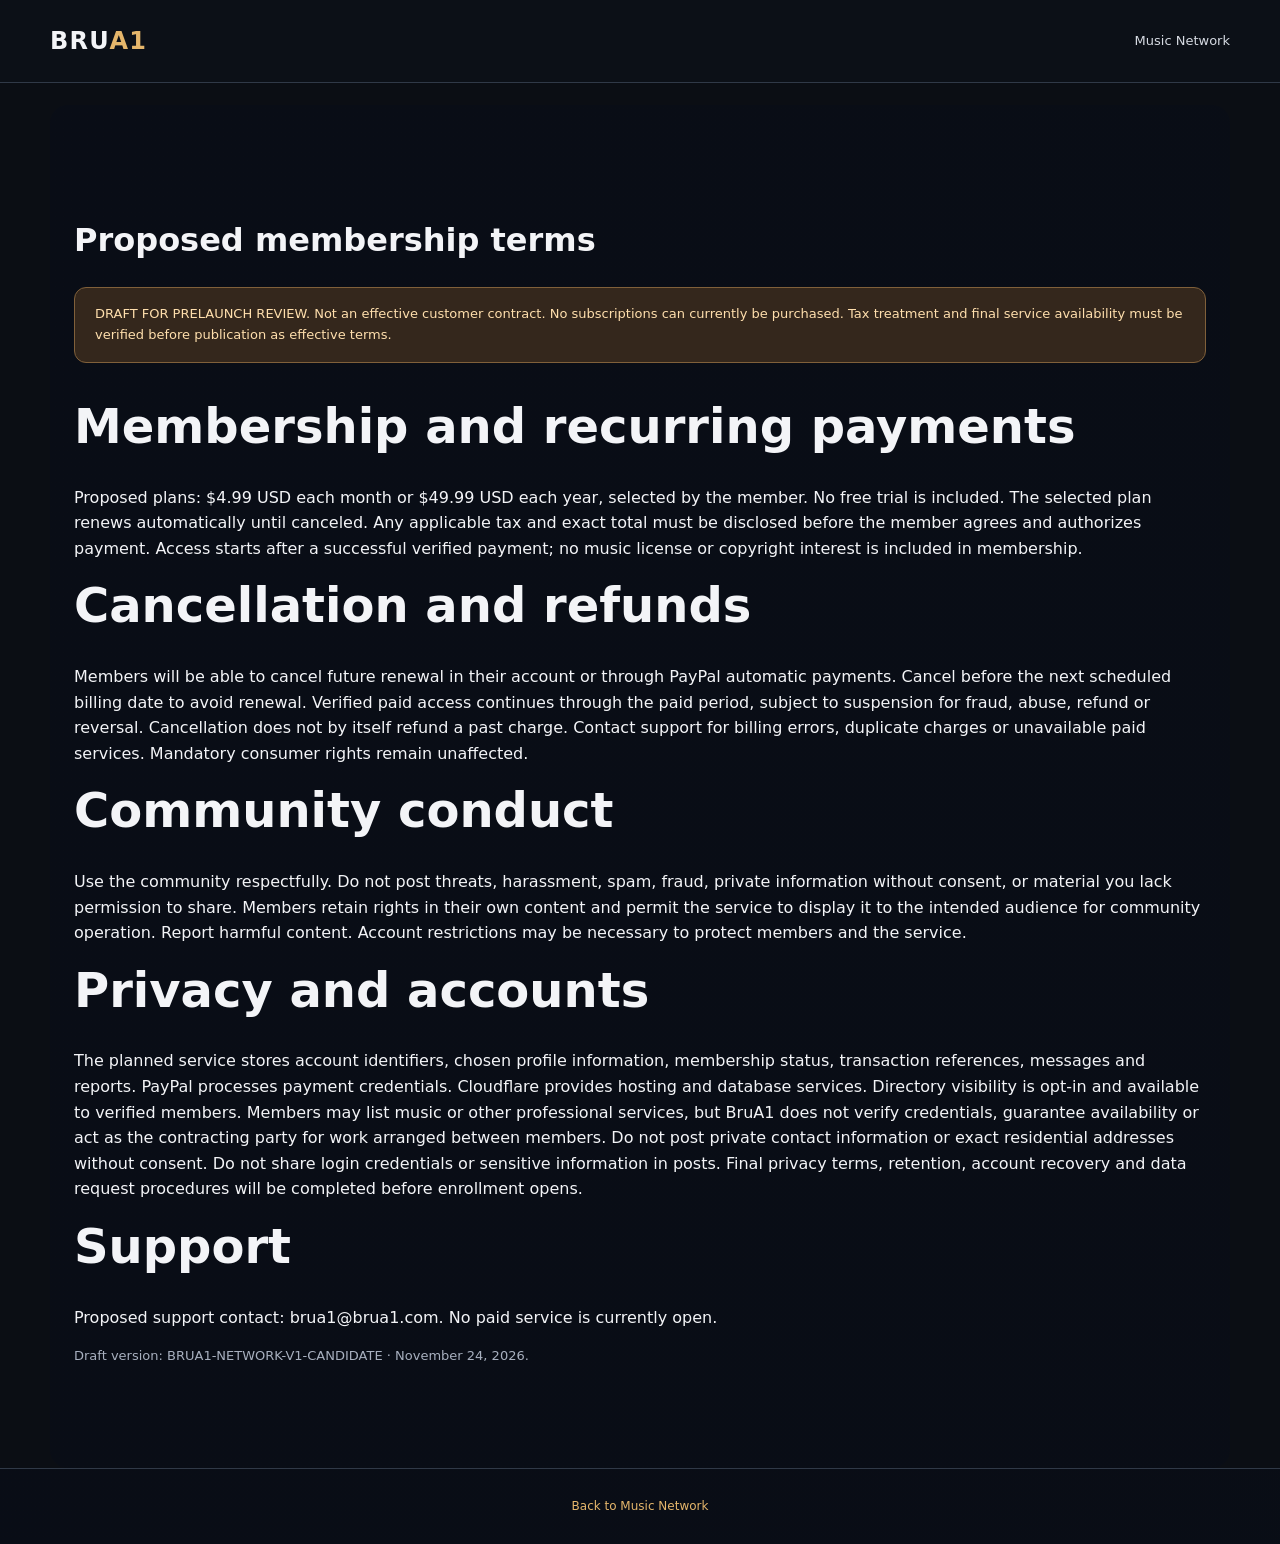
<file: membership-terms.html>
<!doctype html><html lang="en"><head><meta charset="utf-8"><meta name="viewport" content="width=device-width,initial-scale=1"><meta name="robots" content="noindex"><title>BruA1 Music Network — proposed membership terms</title><link rel="stylesheet" href="style.css"><link rel="stylesheet" href="brua1-artwork.css?v=1"></head><body class="terms-art"><header class="top"><a class="logo" href="index.html">BRU<span>A1</span></a><nav><a href="music-network.html">Music Network</a></nav></header><main class="section"><h1>Proposed membership terms</h1><p class="warning">DRAFT FOR PRELAUNCH REVIEW. Not an effective customer contract. No subscriptions can currently be purchased. Tax treatment and final service availability must be verified before publication as effective terms.</p><h2>Membership and recurring payments</h2><p>Proposed plans: $4.99 USD each month or $49.99 USD each year, selected by the member. No free trial is included. The selected plan renews automatically until canceled. Any applicable tax and exact total must be disclosed before the member agrees and authorizes payment. Access starts after a successful verified payment; no music license or copyright interest is included in membership.</p><h2>Cancellation and refunds</h2><p>Members will be able to cancel future renewal in their account or through <a href="https://www.paypal.com/myaccount/autopay/">PayPal automatic payments</a>. Cancel before the next scheduled billing date to avoid renewal. Verified paid access continues through the paid period, subject to suspension for fraud, abuse, refund or reversal. Cancellation does not by itself refund a past charge. Contact support for billing errors, duplicate charges or unavailable paid services. Mandatory consumer rights remain unaffected.</p><h2>Community conduct</h2><p>Use the community respectfully. Do not post threats, harassment, spam, fraud, private information without consent, or material you lack permission to share. Members retain rights in their own content and permit the service to display it to the intended audience for community operation. Report harmful content. Account restrictions may be necessary to protect members and the service.</p><h2>Privacy and accounts</h2><p>The planned service stores account identifiers, chosen profile information, membership status, transaction references, messages and reports. PayPal processes payment credentials. Cloudflare provides hosting and database services. Directory visibility is opt-in and available to verified members. Members may list music or other professional services, but BruA1 does not verify credentials, guarantee availability or act as the contracting party for work arranged between members. Do not post private contact information or exact residential addresses without consent. Do not share login credentials or sensitive information in posts. Final privacy terms, retention, account recovery and data request procedures will be completed before enrollment opens.</p><h2>Support</h2><p>Proposed support contact: <a href="mailto:brua1@brua1.com">brua1@brua1.com</a>. No paid service is currently open.</p><p class="muted">Draft version: BRUA1-NETWORK-V1-CANDIDATE · November 24, 2026.</p></main><footer><a href="music-network.html">Back to Music Network</a></footer></body></html>
</file>
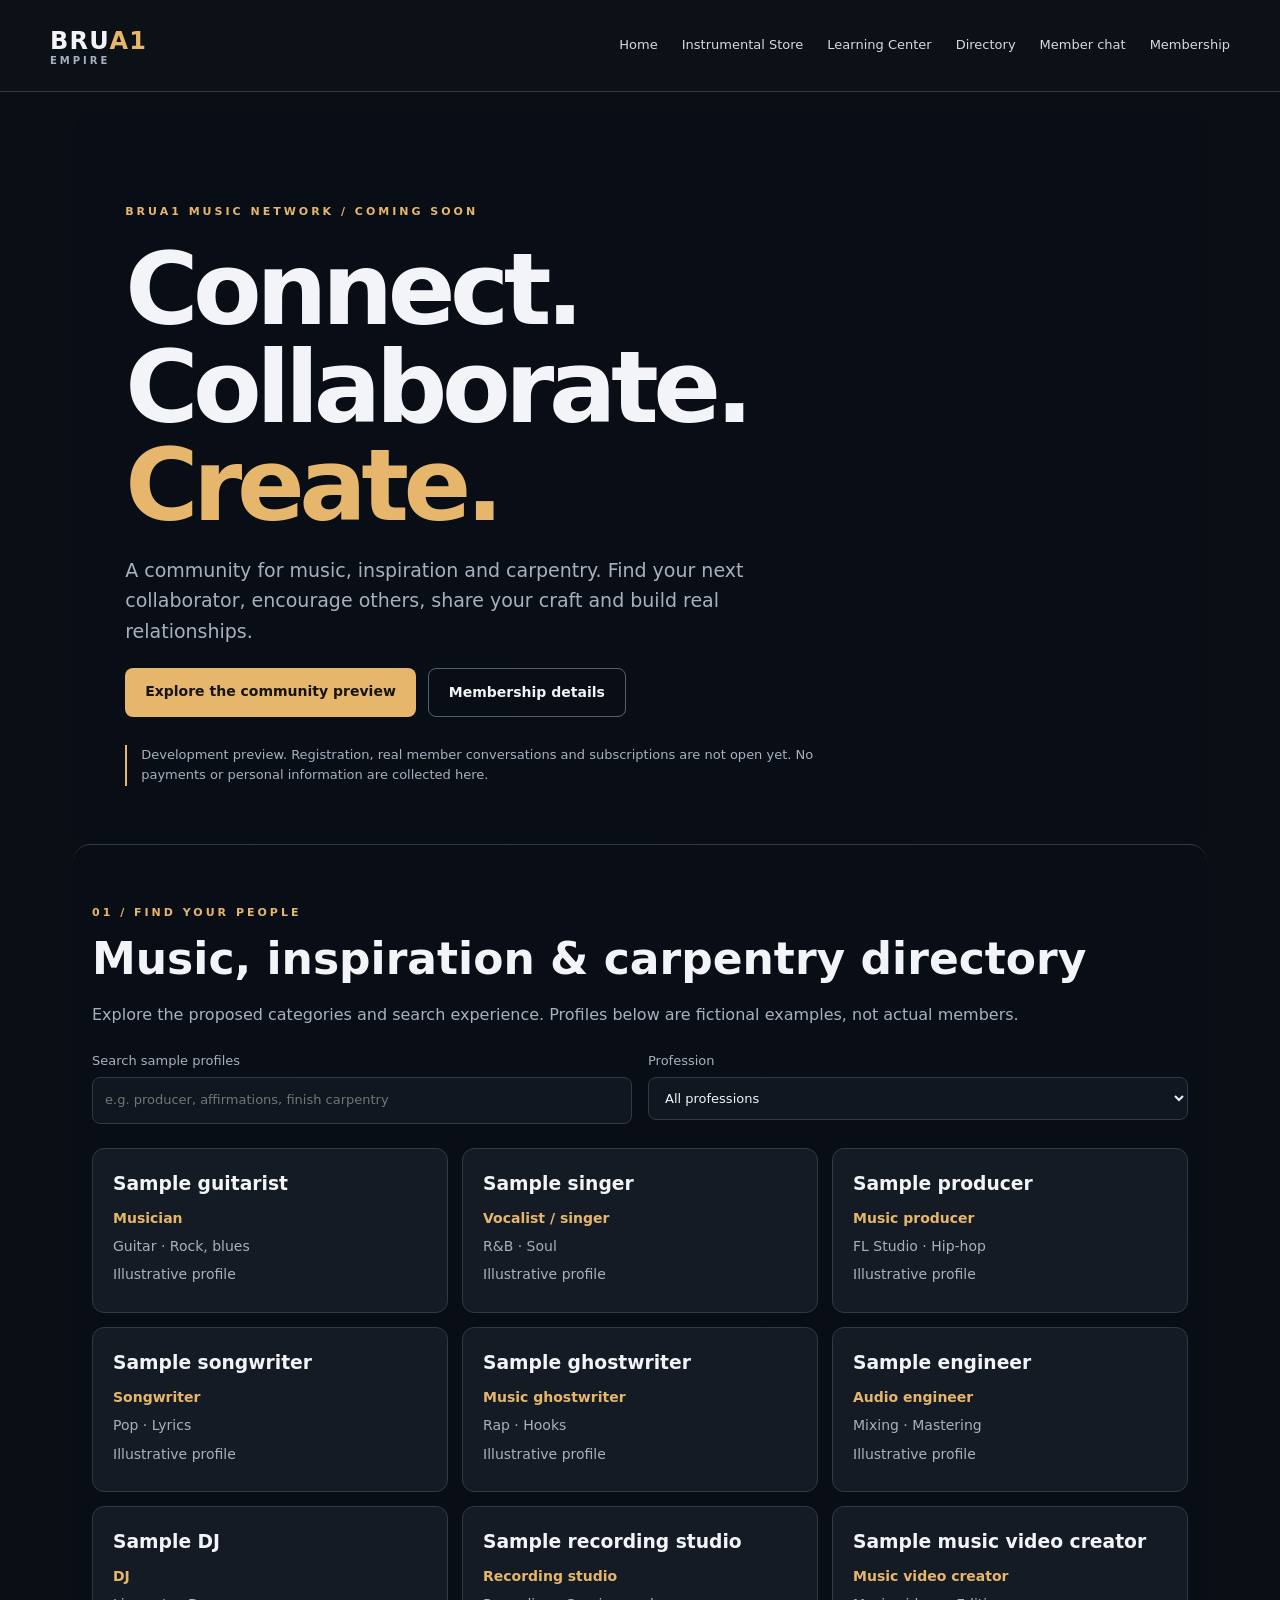
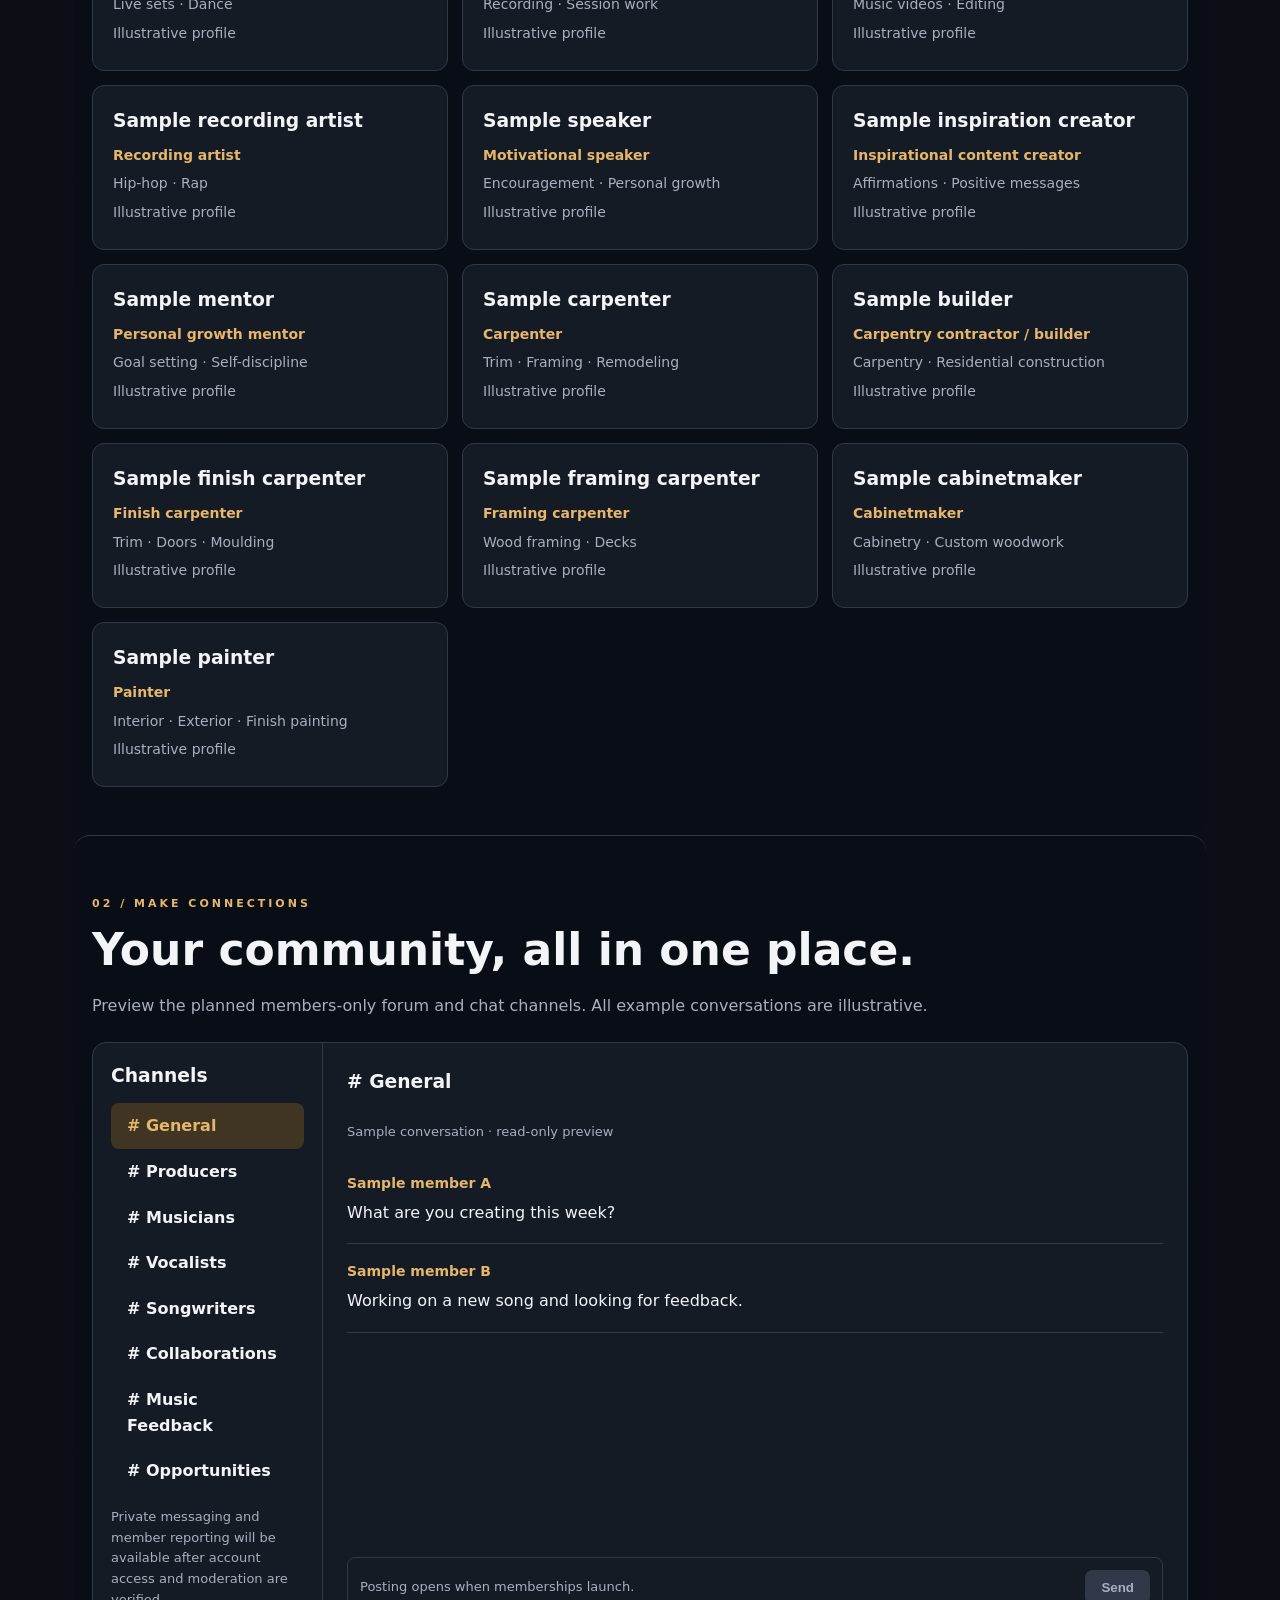
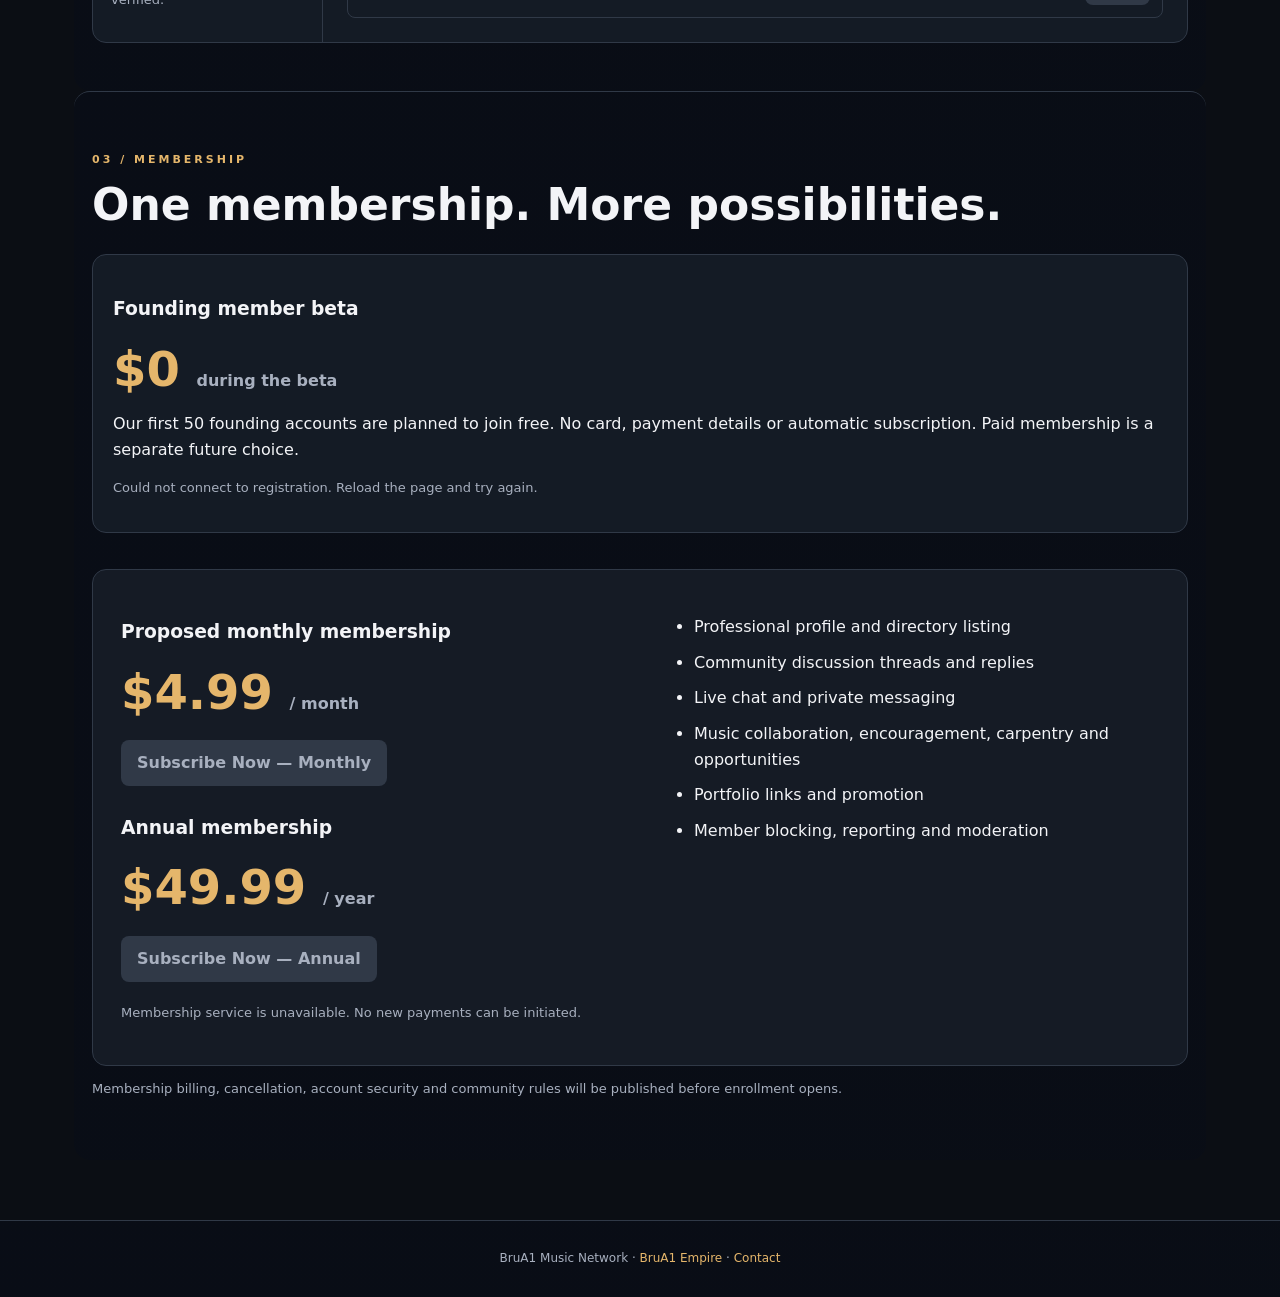
<file: music-network.html>
<!doctype html>
<html lang="en"><head><meta charset="utf-8"><meta name="viewport" content="width=device-width,initial-scale=1">
<title>BruA1 Music Network | Connect. Collaborate. Create.</title>
<meta name="description" content="Join the free BruA1 founding-member beta. Connect with musicians, producers, inspirational creators and carpentry professionals in a members-only community.">
<link rel="canonical" href="https://brua1.com/music-network"><link rel="stylesheet" href="style.css"><link rel="stylesheet" href="music-network.css">
<script src="music-network.js?v=signup-retry-2" defer></script><link rel="stylesheet" href="brua1-artwork.css?v=1">
<meta property="og:type" content="website">
<meta property="og:site_name" content="BruA1 Empire">
<meta property="og:url" content="https://brua1.com/music-network">
<meta property="og:title" content="BruA1 Music Network | Connect. Collaborate. Create.">
<meta property="og:description" content="Join the free BruA1 founding-member beta. Connect with musicians, producers, inspirational creators and carpentry professionals in a members-only community.">
<meta property="og:image" content="https://brua1.com/assets/brua1-website-banner-2026.jpg">
<meta property="og:image:secure_url" content="https://brua1.com/assets/brua1-website-banner-2026.jpg">
<meta property="og:image:type" content="image/jpeg">
<meta property="og:image:width" content="1677">
<meta property="og:image:height" content="938">
<meta property="og:image:alt" content="Colorful BruA1.com artwork featuring music production, a Louisiana skyline and craftsmanship">
<meta name="twitter:card" content="summary_large_image">
<meta name="twitter:title" content="BruA1 Music Network | Connect. Collaborate. Create.">
<meta name="twitter:description" content="Join the free BruA1 founding-member beta. Connect with musicians, producers, inspirational creators and carpentry professionals in a members-only community.">
<meta name="twitter:image" content="https://brua1.com/assets/brua1-website-banner-2026.jpg">
<meta name="twitter:image:alt" content="Colorful BruA1.com artwork featuring music production, a Louisiana skyline and craftsmanship">
</head>
<body class="network-art"><header class="top"><a class="logo" href="index.html">BRU<span>A1</span><small>EMPIRE</small></a><nav><a href="index.html">Home</a><a href="instrumentals.html">Instrumental Store</a><a href="learning-center.html">Learning Center</a><a href="#directory">Directory</a><a href="?channel=general#member-account" id="direct-chat-link">Member chat</a><a href="#membership">Membership</a><a href="#member-account" id="member-signin-link" hidden>Sign in / Join</a></nav></header>
<main class="network"><section class="network-hero"><p class="eyebrow" id="network-phase">BRUA1 MUSIC NETWORK / COMING SOON</p><h1>Connect.<br>Collaborate.<br><em>Create.</em></h1><p class="intro">A community for music, inspiration and carpentry. Find your next collaborator, encourage others, share your craft and build real relationships.</p><div class="actions"><a class="btn" id="beta-join-link" href="#member-account" hidden>Join free / Sign in</a><a class="btn" href="#community">Explore the community preview</a><a class="btn secondary" href="#membership">Membership details</a></div><p class="notice" id="network-launch-notice">Development preview. Registration, real member conversations and subscriptions are not open yet. No payments or personal information are collected here.</p></section>
<section id="directory" class="network-section"><p class="eyebrow">01 / Find your people</p><h2>Music, inspiration & carpentry directory</h2><p class="intro">Explore the proposed categories and search experience. Profiles below are fictional examples, not actual members.</p>
<div class="filters"><label>Search sample profiles<input id="directory-search" type="search" placeholder="e.g. producer, affirmations, finish carpentry"></label><label>Profession<select id="role-filter"><option value="">All professions</option><optgroup label="Music"><option value="musician">Musician</option><option value="vocalist">Vocalist / singer</option><option value="producer">Music producer</option><option value="songwriter">Songwriter</option><option value="ghostwriter">Music ghostwriter</option><option value="audio_engineer">Audio engineer</option><option value="dj">DJ</option><option value="recording_studio">Recording studio</option><option value="video_creator">Music video creator</option><option value="artist">Recording artist</option></optgroup><optgroup label="Inspiration"><option value="motivational_speaker">Motivational speaker</option><option value="inspirational_creator">Inspirational content creator</option><option value="personal_growth_mentor">Personal growth mentor</option></optgroup><optgroup label="Carpentry"><option value="carpenter">Carpenter</option><option value="contractor">Carpentry contractor / builder</option><option value="finish_carpenter">Finish carpenter</option><option value="framing_carpenter">Framing carpenter</option><option value="cabinetmaker">Cabinetmaker</option><option value="painter">Painter</option></optgroup></select></label></div>
<div id="profile-grid" class="profile-grid" aria-live="polite"></div></section>
<section id="community" class="network-section"><p class="eyebrow">02 / Make connections</p><h2>Your community, all in one place.</h2><p class="intro">Preview the planned members-only forum and chat channels. All example conversations are illustrative.</p><div class="community"><aside class="channels" aria-label="Preview channels"><h3>Channels</h3><div id="channel-list"></div><p class="muted">Private messaging and member reporting will be available after account access and moderation are verified.</p></aside><section class="conversation"><h3 id="channel-title"></h3><p class="muted">Sample conversation · read-only preview</p><div id="message-list" aria-live="polite"></div><div class="compose"><span>Posting opens when memberships launch.</span><button disabled>Send</button></div></section></div></section>
<section id="membership" class="network-section"><p class="eyebrow">03 / Membership</p><h2>One membership. More possibilities.</h2><section class="member-profile-editor"><h3>Founding member beta</h3><p class="price">$0 <small>during the beta</small></p><p>Our first 50 founding accounts are planned to join free. No card, payment details or automatic subscription. Paid membership is a separate future choice.</p><p id="beta-count" class="muted" role="status">Registration not open yet.</p><a id="beta-membership-link" class="btn" href="#member-account" hidden>Join free</a></section><div class="membership"><div><h3>Proposed monthly membership</h3><p class="price">$4.99 <small>/ month</small></p><button id="subscribe-monthly" class="subscribe" disabled>Subscribe Now — Monthly</button><h3>Annual membership</h3><p class="price">$49.99 <small>/ year</small></p><button id="subscribe-annual" class="subscribe" disabled>Subscribe Now — Annual</button><p id="billing-status" class="muted" role="status">Memberships coming soon. No recurring charges are active.</p></div><ul><li>Professional profile and directory listing</li><li>Community discussion threads and replies</li><li>Live chat and private messaging</li><li>Music collaboration, encouragement, carpentry and opportunities</li><li>Portfolio links and promotion</li><li>Member blocking, reporting and moderation</li></ul></div><p class="muted">Membership billing, cancellation, account security and community rules will be published before enrollment opens.</p></section>
<section id="member-account" class="network-section" hidden><h2>Member account</h2><section id="member-signin-panel" class="member-profile-editor"><h3>Already registered? Sign in</h3><p class="muted">Enter the 64-character private access key you received when you created your account. Do not enter a Turnstile key or an invented password.</p><div id="account-controls" class="filters"></div><p id="signin-status" role="status" aria-live="polite"></p><a id="new-member-link" href="#beta-registration" hidden>New here? Create a free account below.</a></section><section id="beta-registration" class="member-profile-editor" hidden><h3>Create a free founding account</h3><div class="filters"><label>Display name<input id="beta-name" maxlength="80" autocomplete="nickname"></label></div><details><summary>Founding beta terms and privacy</summary><p>Free community access during the beta. No payment method is collected and no automatic paid conversion. Access and features may change with notice. Adults 18+ only. Respect other members: no harassment, spam, fraud, threats or content you have no right to share. Directory listing is optional and visible to signed-in members. We store your chosen name, hashed access credentials, session records, optional profile, posts and moderation reports; Cloudflare hosts the service and verifies human signups. Never share private data or your access key. Contact <a href="mailto:brua1@brua1.com">brua1@brua1.com</a> for privacy requests and support. These beta terms do not grant a beat license or paid-member discounts.</p></details><label class="profile-toggle"><input type="checkbox" id="beta-adult"> I am at least 18 years old.</label><label class="profile-toggle"><input type="checkbox" id="beta-consent"> I accept the founding beta terms and privacy notice.</label><p class="muted">If you opened this page in Messenger or Facebook, use its menu to open in your regular browser (Chrome or Safari) if registration fails.</p><div id="beta-challenge"></div><button id="beta-register" type="button" disabled>Create free account</button><p id="beta-register-status" role="status"></p></section><section id="beta-key-panel" class="member-profile-editor" hidden><h3>Save your private sign-in key now</h3><p>This key is shown once. Store it in your password manager. Anyone with it can access your account; if you lose it, email recovery is not available.</p><textarea id="beta-access-key" readonly aria-label="Private access key"></textarea><button id="beta-copy-key" type="button">Copy key</button> <button id="beta-hide-key" type="button">I saved my key</button></section><p id="account-status" role="status" aria-live="polite"></p><button id="retry-workspace" type="button" hidden>Retry loading community</button><div id="billing-consent" hidden><p>Review the membership terms before authorizing recurring billing.</p><a id="membership-terms-link" href="membership-terms.html">Read membership terms</a><p><label><input type="checkbox" id="accept-membership-terms"> I agree to the membership terms and recurring payments for the selected plan until canceled.</label></p></div><button id="refresh-subscription" hidden>Verify payment / refresh access</button> <button id="cancel-subscription" hidden>Cancel subscription</button> <button id="logout-member" hidden>Sign out</button><p id="paypal-payment-management" class="muted" hidden><a href="https://www.paypal.com/myaccount/autopay/">Manage recurring payments in PayPal</a></p><div id="member-workspace" hidden><h3 id="member-welcome" tabindex="-1">Member community</h3><div class="actions"><a class="btn" href="#live-community">Jump to chat &amp; forums</a><a class="btn secondary" href="#profile-fields">Edit profile</a><a class="btn secondary" href="learning-center.html">Watch &amp; learn</a></div><section class="member-profile-editor"><h3>Your professional profile</h3><p class="muted">Choose roles in music, inspiration or carpentry. Your listing is private until you opt in to the members-only directory. Never enter private contact details or an exact home address.</p><div class="filters" id="profile-fields"><label>Display name<input id="profile-name" maxlength="80"></label><label>City / service area<input id="profile-location" maxlength="100"></label><label>Genres / specialties<input id="profile-genres" maxlength="200"></label><label>Instruments / skills / services<input id="profile-skills" maxlength="200"></label><label>Portfolio or business website (HTTPS)<input id="profile-url" maxlength="300" type="url"></label></div><label>About you<textarea id="profile-bio" maxlength="1000"></textarea></label><fieldset><legend>Professions (choose up to 10)</legend><div id="profile-roles" class="role-choices"></div></fieldset><label class="profile-toggle"><input type="checkbox" id="profile-available"> Available for work or collaboration</label><label class="profile-toggle"><input type="checkbox" id="profile-visible"> List my profile in the members-only directory</label><button id="profile-save" type="button">Save profile</button><p id="profile-status" role="status"></p></section><h3>Find a professional</h3><div class="filters"><label>Search member directory<input id="live-directory-search" type="search" placeholder="Name, city, service or skill"></label><label>Profession<select id="live-role-filter"><option value="">All professions</option></select></label><button id="live-directory-button" type="button">Search</button></div><div id="live-directory" class="profile-grid"></div><div class="community"><aside class="channels"><h3 id="live-community" tabindex="-1">Member channels</h3><div id="live-channels"></div></aside><section class="conversation"><h3 id="live-channel-title"></h3><p id="live-chat-status" class="muted" role="status"></p><div id="live-messages" aria-live="polite"></div><div id="live-compose" class="filters"></div></section></div></div></section></main><footer>BruA1 Music Network · <a href="index.html">BruA1 Empire</a> · <a href="mailto:brua1@brua1.com">Contact</a></footer></body></html>
</file>
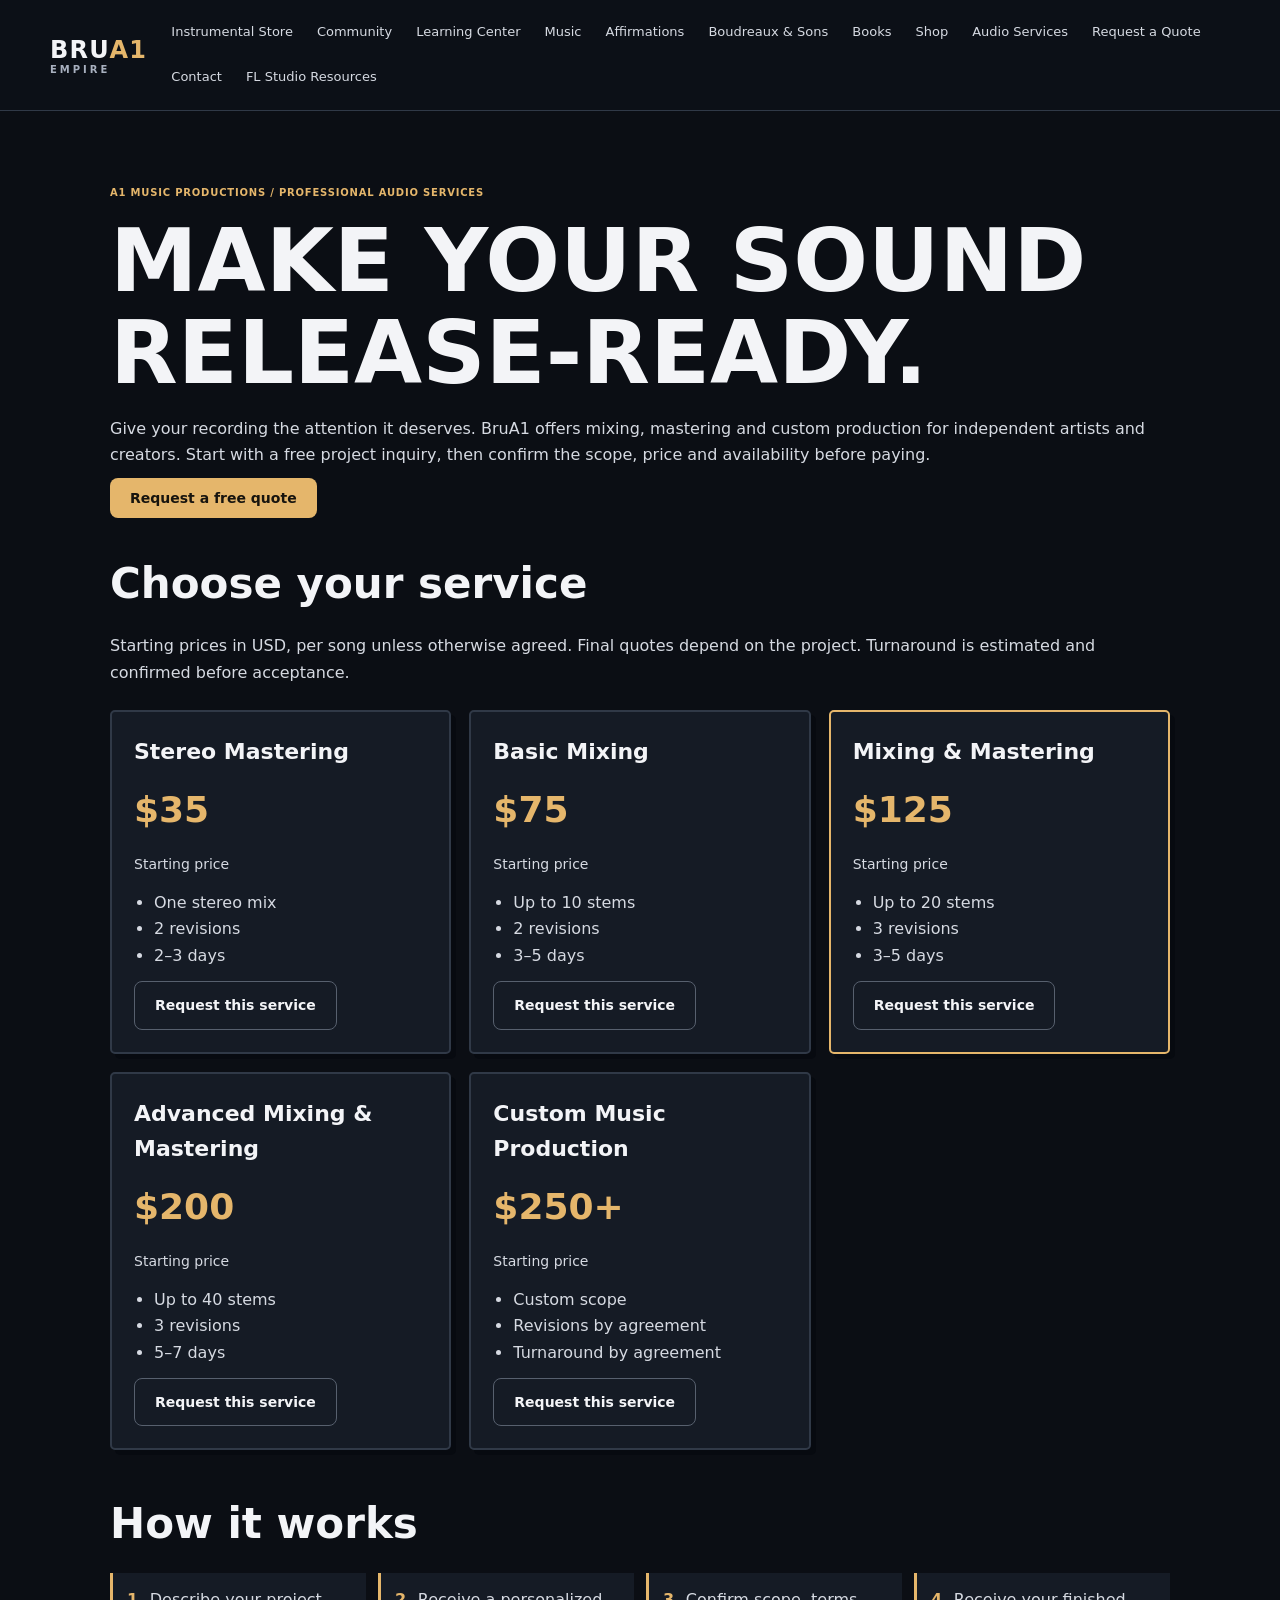
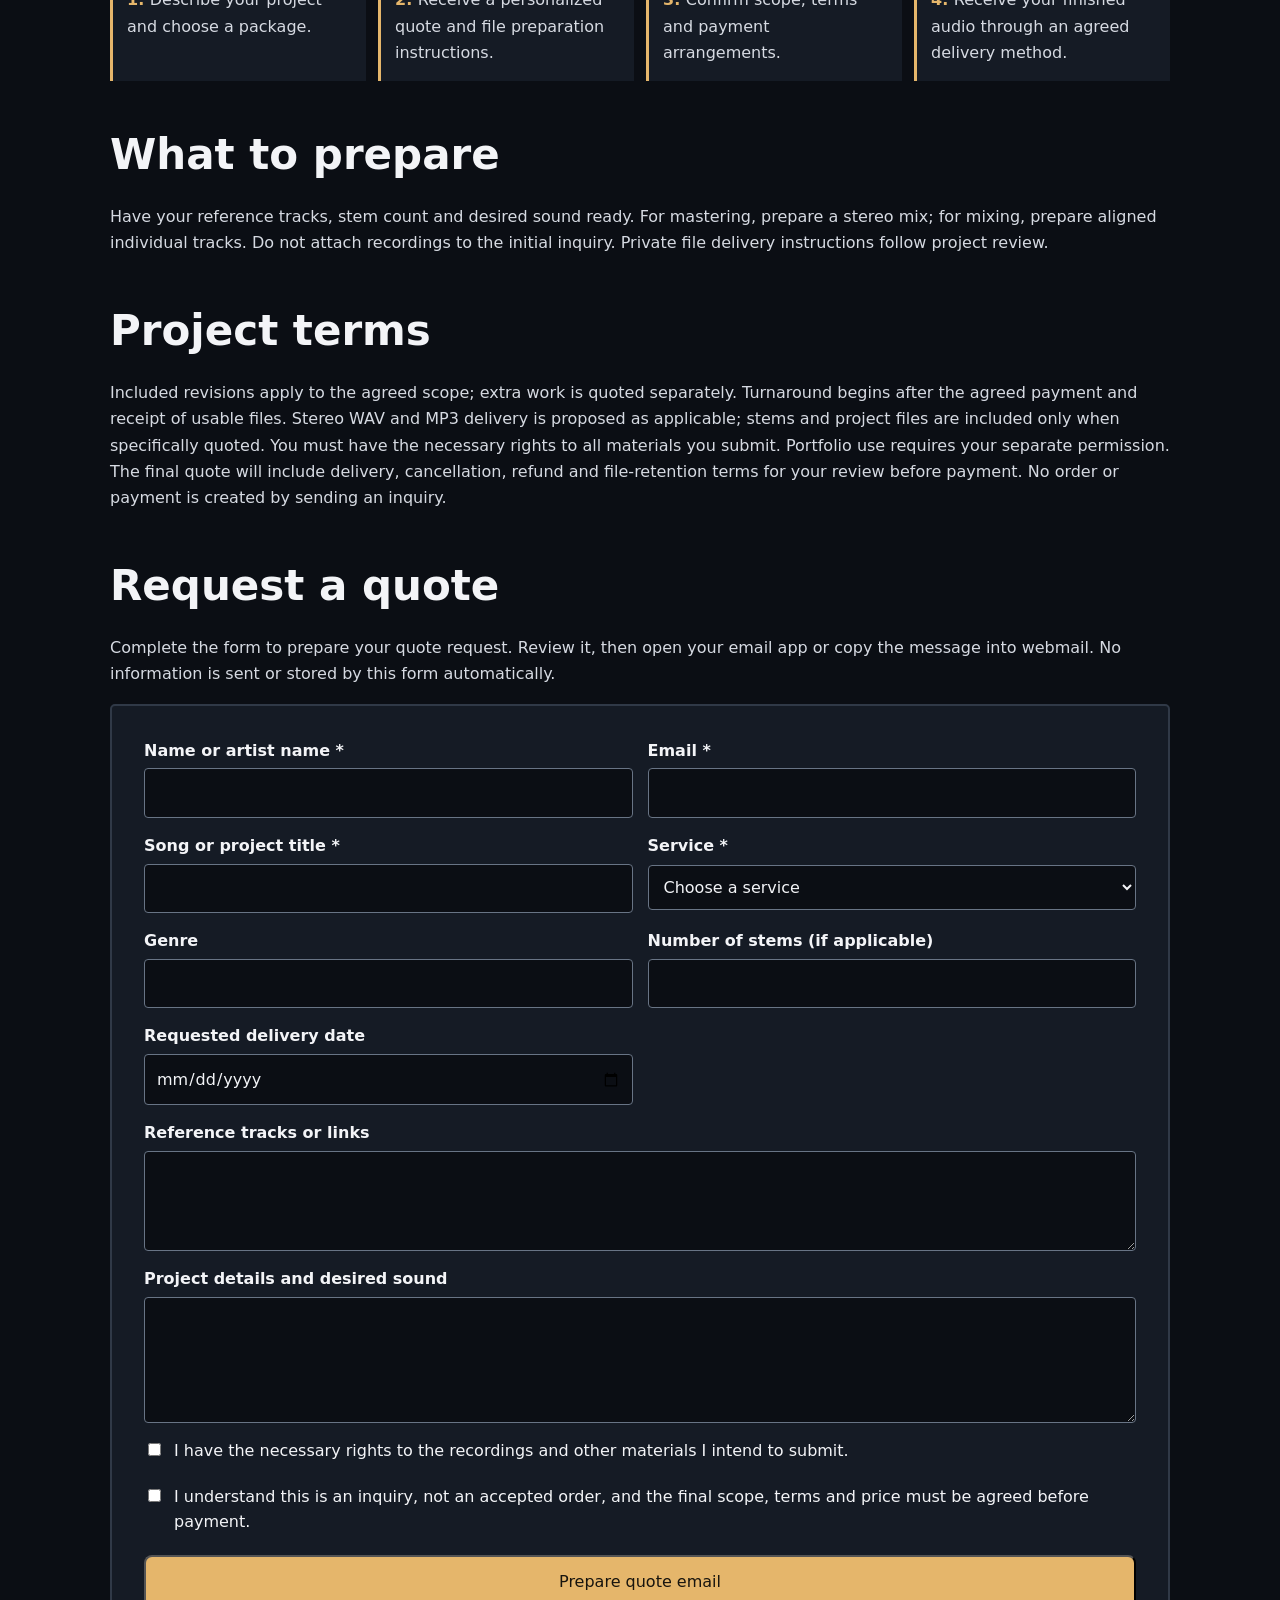
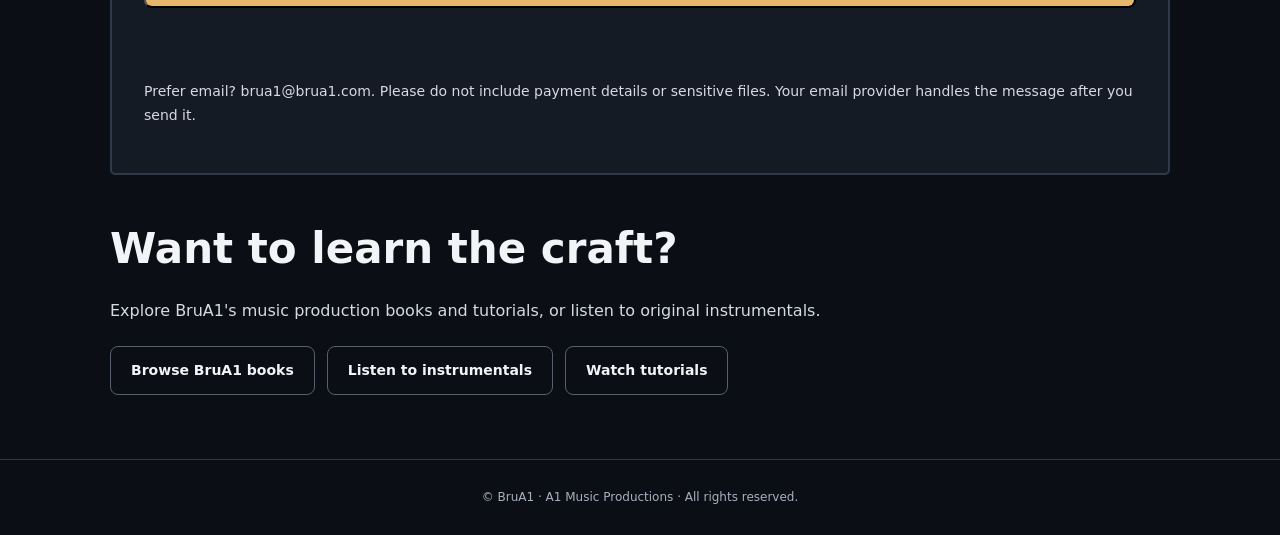
<file: services.html>
<!doctype html>
<html lang="en">
<head>
<meta charset="utf-8">
<meta name="viewport" content="width=device-width, initial-scale=1">
<title>Mixing &amp; Mastering Services | BruA1</title>
<meta name="description" content="Request a personalized quote for audio mixing, mastering and custom music production by BruA1. Compare service packages and prepare your project.">
<link rel="canonical" href="https://brua1.com/services.html">
<link rel="stylesheet" href="style.css">
<link rel="stylesheet" href="hub.css">
<style>
.svc{max-width:1100px;margin:auto;padding:clamp(24px,5vw,70px) 20px;color:#f3f4f7}
.svc h1{font-family:inherit;font-size:clamp(42px,8vw,88px);line-height:1.05;margin:14px 0;text-transform:uppercase}
.svc h2{font-size:clamp(25px,4vw,42px);margin:40px 0 15px}
.svc p,.svc li{line-height:1.65;color:#d6dae2}
.svc .tag{color:#e5b66b;font-weight:700;letter-spacing:.08em}
.svc-grid{display:grid;grid-template-columns:repeat(auto-fit,minmax(min(100%,260px),1fr));gap:18px;margin-top:24px}
.svc-card{border:2px solid #303947;background:#151b25;padding:22px;box-shadow:5px 5px #070a10;border-radius:5px}
.svc-card.featured{border-color:#e5b66b}
.svc-card h3{margin:0 0 12px;font-size:22px}
.svc-price{font-size:36px;font-weight:700;color:#e5b66b}
.svc-card ul{padding-left:20px;margin:12px 0}
.svc a{overflow-wrap:anywhere}
.svc-form{display:grid;gap:15px;border:2px solid #303947;background:#151b25;padding:clamp(16px,3vw,32px);border-radius:5px}
.svc-form label{display:block;font-weight:700;margin-bottom:5px}
.svc-form input:not([type=checkbox]),.svc-form select,.svc-form textarea{display:block;width:100%;box-sizing:border-box;min-height:44px;padding:11px;border:1px solid #687485;border-radius:4px;background:#0b0e14;color:#f3f4f7;font:inherit}
.svc-form select option{background:#0b0e14;color:#f3f4f7}
.svc-form textarea{min-height:100px;resize:vertical}
.svc-form .check{display:flex;gap:10px;align-items:flex-start;font-weight:400}
.svc-form .check input{margin-top:5px;flex-shrink:0}
.svc-form button{font:inherit;cursor:pointer;min-height:48px}
.svc-form :focus-visible,.svc a:focus-visible{outline:3px solid #e5b66b;outline-offset:3px}
.svc-fields{display:grid;grid-template-columns:repeat(2,minmax(0,1fr));gap:15px}
.svc-small{font-size:14px;color:#a8b0bf}
.svc-steps{display:grid;grid-template-columns:repeat(auto-fit,minmax(min(100%,200px),1fr));gap:12px;padding:0;list-style:none;counter-reset:step}
.svc-steps li{background:#151b25;border-left:3px solid #e5b66b;padding:14px;counter-increment:step}
.svc-steps li::before{content:counter(step) ". ";color:#e5b66b;font-weight:700}
@media(max-width:600px){.svc-fields{grid-template-columns:1fr}.svc-card .btn{display:block;text-align:center}.svc-form button{width:100%}}
.svc [hidden]{display:none!important}.svc-card .btn{display:inline-block;max-width:100%}.svc-fields>div{min-width:0}.svc h2[id]{scroll-margin-top:140px}@media(max-width:780px){.top{position:relative;flex-direction:column;align-items:flex-start;gap:10px;padding:16px 20px}.top nav{gap:12px}.svc h2[id]{scroll-margin-top:16px}.svc-card .btn{display:block}}
</style>
</head>
<body>
<header class="top"><a class="logo" href="index.html">BRU<span>A1</span> <small>EMPIRE</small></a><nav aria-label="Main navigation"><a href="instrumentals.html">Instrumental Store</a><a href="index.html#community-hub">Community</a><a href="learning-center.html">Learning Center</a><a href="index.html#music">Music</a><a href="index.html#affirmations">Affirmations</a><a href="index.html#builders">Boudreaux & Sons</a><a href="books.html">Books</a><a href="shop.html">Shop</a><a href="#packages" aria-current="page">Audio Services</a><a href="#quote">Request a Quote</a><a href="index.html#contact">Contact</a><a href="fl-studio-resources.html">FL Studio Resources</a></nav></header>
<main class="svc">
<p class="tag">A1 MUSIC PRODUCTIONS / PROFESSIONAL AUDIO SERVICES</p>
<h1>Make your sound<br>release-ready.</h1>
<p>Give your recording the attention it deserves. BruA1 offers mixing, mastering and custom production for independent artists and creators. Start with a free project inquiry, then confirm the scope, price and availability before paying.</p>
<a class="btn" href="#quote">Request a free quote</a>
<h2 id="packages">Choose your service</h2>
<p>Starting prices in USD, per song unless otherwise agreed. Final quotes depend on the project. Turnaround is estimated and confirmed before acceptance.</p>
<div class="svc-grid">
<article class="svc-card"><h3>Stereo Mastering</h3><div class="svc-price">$35</div><p class="svc-small">Starting price</p><ul><li>One stereo mix</li><li>2 revisions</li><li>2–3 days</li></ul><a class="btn secondary" href="#quote" data-package="0">Request this service</a></article>
<article class="svc-card"><h3>Basic Mixing</h3><div class="svc-price">$75</div><p class="svc-small">Starting price</p><ul><li>Up to 10 stems</li><li>2 revisions</li><li>3–5 days</li></ul><a class="btn secondary" href="#quote" data-package="1">Request this service</a></article>
<article class="svc-card featured"><h3>Mixing &amp; Mastering</h3><div class="svc-price">$125</div><p class="svc-small">Starting price</p><ul><li>Up to 20 stems</li><li>3 revisions</li><li>3–5 days</li></ul><a class="btn secondary" href="#quote" data-package="2">Request this service</a></article>
<article class="svc-card"><h3>Advanced Mixing &amp; Mastering</h3><div class="svc-price">$200</div><p class="svc-small">Starting price</p><ul><li>Up to 40 stems</li><li>3 revisions</li><li>5–7 days</li></ul><a class="btn secondary" href="#quote" data-package="3">Request this service</a></article>
<article class="svc-card"><h3>Custom Music Production</h3><div class="svc-price">$250+</div><p class="svc-small">Starting price</p><ul><li>Custom scope</li><li>Revisions by agreement</li><li>Turnaround by agreement</li></ul><a class="btn secondary" href="#quote" data-package="4">Request this service</a></article>
</div>
<h2>How it works</h2>
<ol class="svc-steps"><li>Describe your project and choose a package.</li><li>Receive a personalized quote and file preparation instructions.</li><li>Confirm scope, terms and payment arrangements.</li><li>Receive your finished audio through an agreed delivery method.</li></ol>
<h2>What to prepare</h2>
<p>Have your reference tracks, stem count and desired sound ready. For mastering, prepare a stereo mix; for mixing, prepare aligned individual tracks. Do not attach recordings to the initial inquiry. Private file delivery instructions follow project review.</p>
<h2>Project terms</h2>
<p>Included revisions apply to the agreed scope; extra work is quoted separately. Turnaround begins after the agreed payment and receipt of usable files. Stereo WAV and MP3 delivery is proposed as applicable; stems and project files are included only when specifically quoted. You must have the necessary rights to all materials you submit. Portfolio use requires your separate permission. The final quote will include delivery, cancellation, refund and file-retention terms for your review before payment. No order or payment is created by sending an inquiry.</p>
<h2 id="quote">Request a quote</h2>
<p>Complete the form to prepare your quote request. Review it, then open your email app or copy the message into webmail. No information is sent or stored by this form automatically.</p>
<form class="svc-form" id="quote-form" method="post" action="mailto:brua1@brua1.com">
<div class="svc-fields">
<div><label for="artist">Name or artist name *</label><input id="artist" name="artist" autocomplete="name" maxlength="100" required></div>
<div><label for="email">Email *</label><input id="email" name="email" type="email" autocomplete="email" maxlength="150" required></div>
<div><label for="project">Song or project title *</label><input id="project" name="project" maxlength="120" required></div>
<div><label for="service">Service *</label><select id="service" name="service" required><option value="">Choose a service</option><option value="Stereo Mastering — $35">Stereo Mastering — $35</option><option value="Basic Mixing — $75">Basic Mixing — $75</option><option value="Mixing & Mastering — $125">Mixing &amp; Mastering — $125</option><option value="Advanced Mixing & Mastering — $200">Advanced Mixing &amp; Mastering — $200</option><option value="Custom Music Production — $250+">Custom Music Production — $250+</option></select></div>
<div><label for="genre">Genre</label><input id="genre" name="genre" maxlength="80"></div>
<div><label for="stems">Number of stems (if applicable)</label><input id="stems" name="stems" type="number" min="1" max="1000" step="1"></div>
<div><label for="deadline">Requested delivery date</label><input id="deadline" name="deadline" type="date"></div>
</div>
<div><label for="refs">Reference tracks or links</label><textarea id="refs" name="refs" maxlength="300" rows="2"></textarea></div>
<div><label for="notes">Project details and desired sound</label><textarea id="notes" name="notes" maxlength="650" rows="4"></textarea></div>
<label class="check"><input type="checkbox" name="rights" required><span>I have the necessary rights to the recordings and other materials I intend to submit.</span></label>
<label class="check"><input type="checkbox" name="understood" required><span>I understand this is an inquiry, not an accepted order, and the final scope, terms and price must be agreed before payment.</span></label>
<button class="btn" type="submit" disabled>Prepare quote email</button>
<p id="quote-status" class="svc-small" role="status"></p>
<div id="quote-preview" hidden><label for="quote-message">Your prepared message</label><textarea id="quote-message" rows="12" readonly></textarea><div class="actions"><a id="quote-email" class="btn" href="mailto:brua1@brua1.com">Open email app</a><button id="quote-copy" class="btn secondary" type="button">Copy message</button></div><p class="svc-small">Send to brua1@brua1.com with the subject “BruA1 Audio Services Quote”. A quote is not requested until you actually send your email.</p></div>
<noscript><p>JavaScript is unavailable. Email your project details directly using the address below.</p></noscript>
<p class="svc-small">Prefer email? <a href="mailto:brua1@brua1.com?subject=BruA1%20Audio%20Services%20Quote">brua1@brua1.com</a>. Please do not include payment details or sensitive files. Your email provider handles the message after you send it.</p>
</form>
<h2>Want to learn the craft?</h2>
<p>Explore BruA1's music production books and tutorials, or listen to original instrumentals.</p>
<div class="actions"><a class="btn secondary" href="index.html#books">Browse BruA1 books</a><a class="btn secondary" href="instrumentals.html">Listen to instrumentals</a><a class="btn secondary" href="https://www.youtube.com/@BruA1Beats" rel="noopener noreferrer">Watch tutorials</a></div>
</main>
<footer>© BruA1 · A1 Music Productions · All rights reserved.</footer>
<script>
(function(){
const form=document.getElementById('quote-form');
const select=document.getElementById('service');
const status=document.getElementById('quote-status');
const preview=document.getElementById('quote-preview');
const message=document.getElementById('quote-message');
const emailLink=document.getElementById('quote-email');
const copyButton=document.getElementById('quote-copy');
function invalidate(){preview.hidden=true;status.textContent='';message.value='';emailLink.href='mailto:brua1@brua1.com';}
form.addEventListener('input',invalidate);
form.addEventListener('change',invalidate);
copyButton.addEventListener('click',async function(){
try{await navigator.clipboard.writeText(message.value);status.textContent='Message copied. Paste it into your email and send it.';}
catch(e){message.focus();message.select();status.textContent='Message selected. Use your device’s copy command, then paste into email.';}
});
document.querySelectorAll('[data-package]').forEach(function(a){a.addEventListener('click',function(){select.selectedIndex=Number(a.dataset.package)+1;invalidate();});});
form.addEventListener('submit',function(event){
event.preventDefault();
if(!form.reportValidity())return;
const data=new FormData(form);
const fields=[['Artist','artist'],['Email','email'],['Project','project'],['Service','service'],['Genre','genre'],['Stems','stems'],['Requested date','deadline'],['References','refs'],['Project details','notes']];
const body=['Hello BruA1,','I would like to request an audio services quote.','',...fields.map(function(pair){return pair[0]+': '+String(data.get(pair[1])||'Not provided');}),'','Rights confirmed: yes. Quote-only process acknowledged: yes.'].join('\r\n');
const url='mailto:brua1@brua1.com?subject='+encodeURIComponent('BruA1 Audio Services Quote')+'&body='+encodeURIComponent(body);
message.value=body;
emailLink.href=url;
preview.hidden=false;
status.textContent='Your message is ready. Review it and choose Open email app or Copy message. Nothing has been sent.';
message.focus();
});
form.querySelector('button[type="submit"]').disabled=false;
})();
</script>
</body>
</html>
</file>
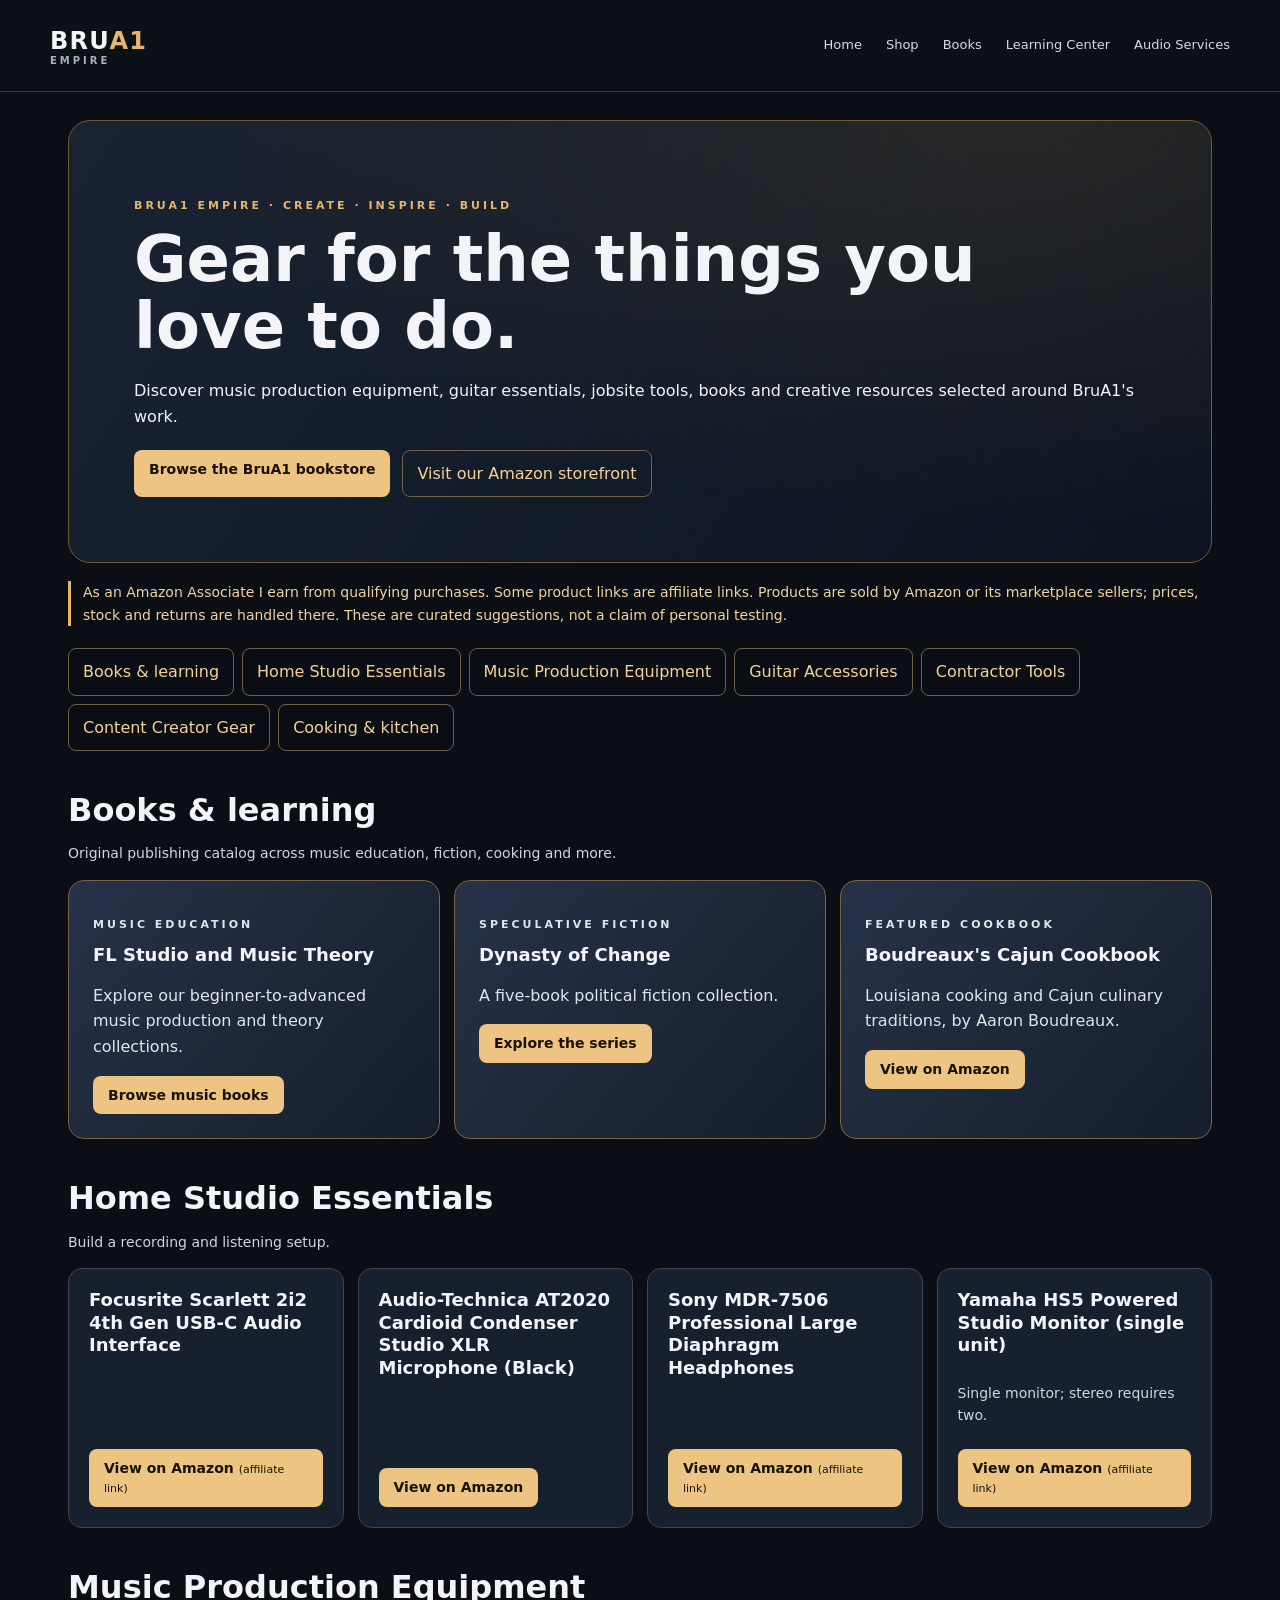
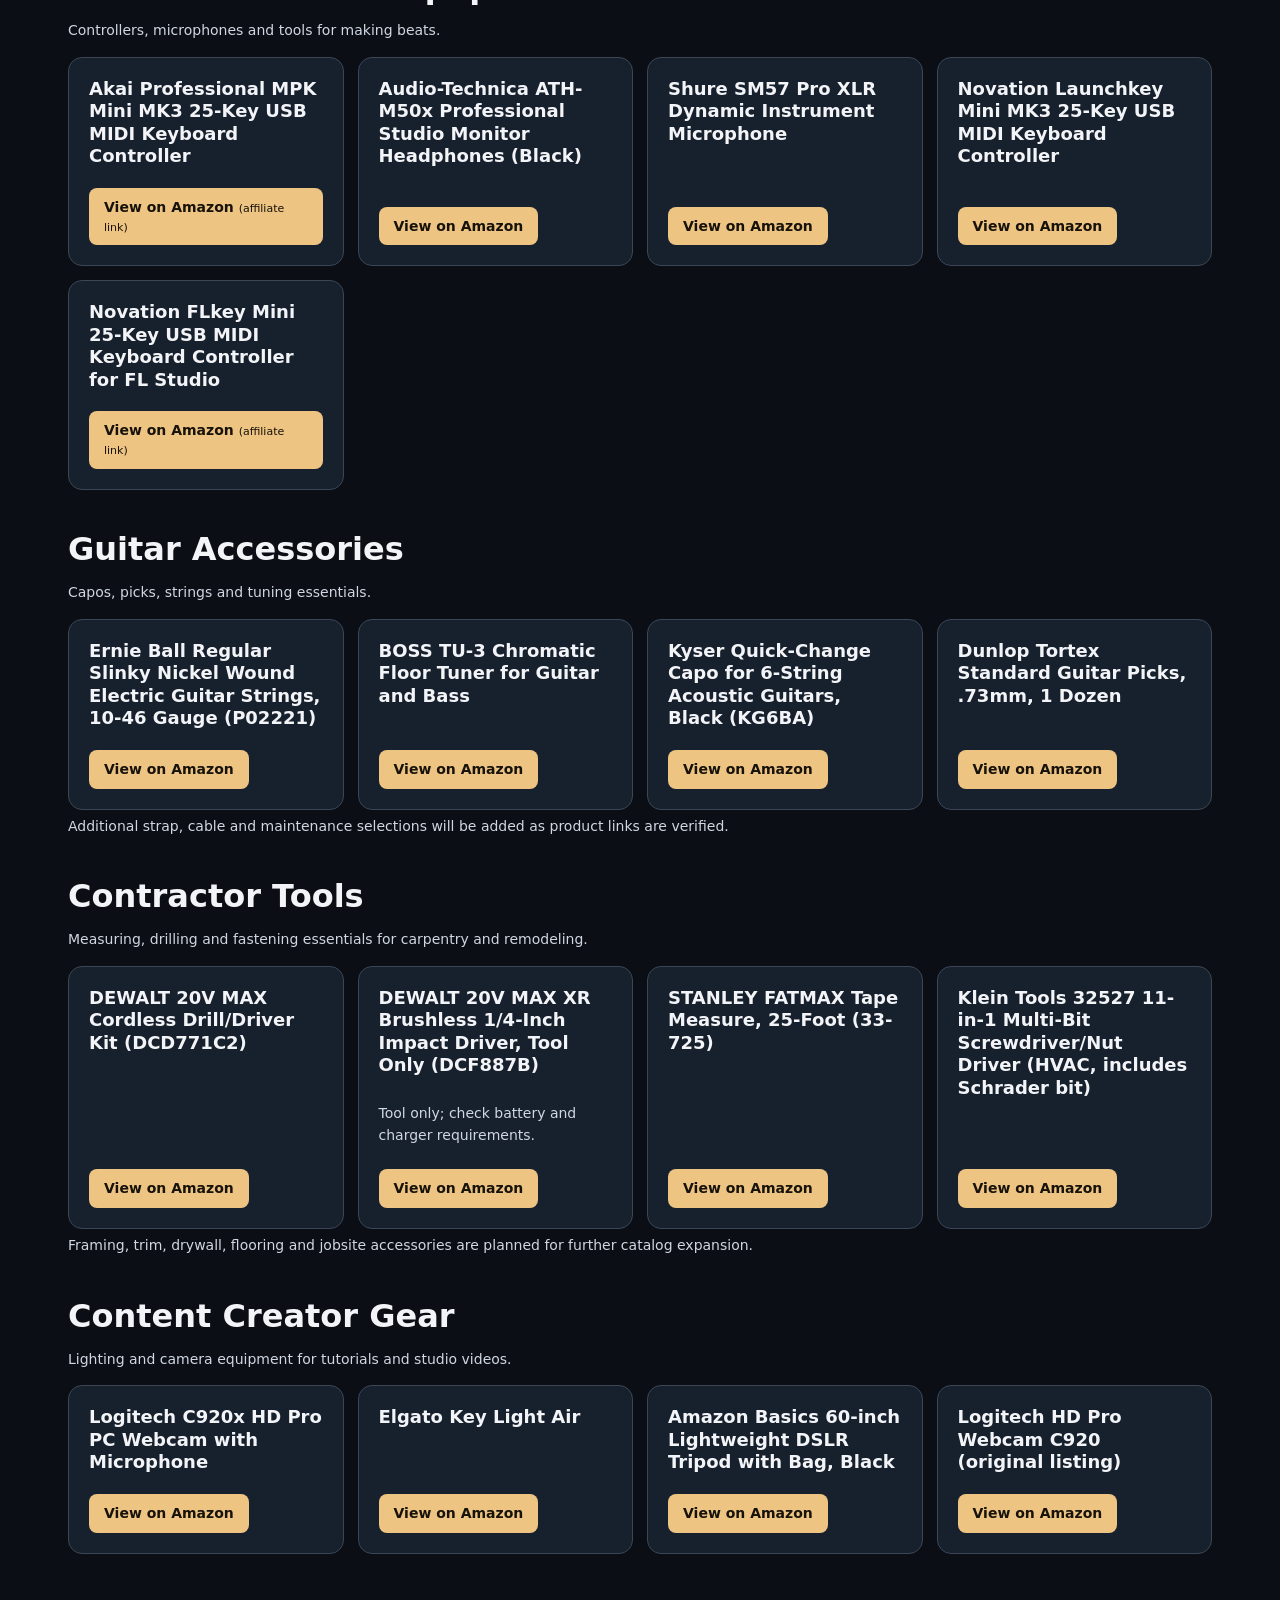
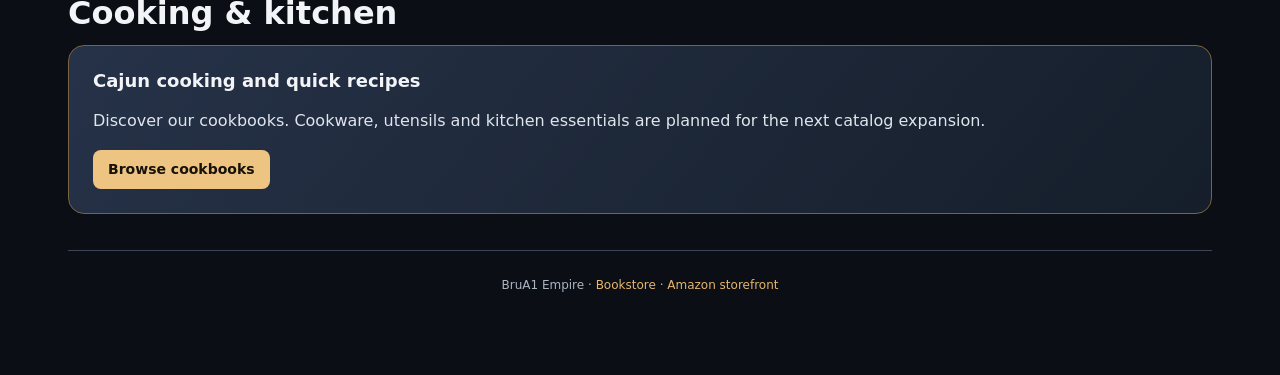
<file: shop.html>
<!doctype html>
<html lang="en"><head><meta charset="utf-8"><meta name="viewport" content="width=device-width,initial-scale=1"><title>BruA1 Shop | Music, Tools, Books &amp; More</title><meta name="description" content="Explore BruA1 books, music production gear, guitar accessories, carpentry tools and cooking resources."><link rel="canonical" href="https://brua1.com/shop"><meta property="og:image" content="https://brua1.com/assets/brua1-website-banner-2026.jpg"><meta name="twitter:image" content="https://brua1.com/assets/brua1-website-banner-2026.jpg"><link rel="stylesheet" href="style.css"><style>
.shop{max-width:1180px;margin:auto;padding:28px 18px 55px}.shop-hero{padding:clamp(25px,6vw,65px);border:1px solid #715936;border-radius:22px;background:radial-gradient(ellipse at 85% 0%,#624d2a44,transparent 65%),linear-gradient(125deg,#192332,#0d1420)}.shop h1{font-size:clamp(36px,6vw,64px);line-height:1.05;margin:10px 0 18px}.shop h2{font-size:clamp(24px,3vw,32px);margin:0 0 6px}.shop h3{line-height:1.25;font-size:18px;margin:0 0 12px}.shop section{scroll-margin-top:150px;margin-top:34px}.shop-grid{display:grid;grid-template-columns:repeat(auto-fit,minmax(min(100%,250px),1fr));gap:14px}.shop-card{display:flex;flex-direction:column;align-items:flex-start;gap:8px;padding:20px;background:#17202d;border:1px solid #3c4656;border-radius:14px;min-width:0}.shop-card .shop-buy{margin-top:auto}.shop-feature{padding:24px;border:1px solid #7a6342;border-radius:16px;background:linear-gradient(130deg,#263248,#151e2a)}.shop-buy{display:inline-block;color:#17120a!important;background:#eec483;padding:10px 15px;border-radius:8px;font-weight:700;font-size:14px;line-height:1.35}.shop-cta{display:flex;flex-wrap:wrap;gap:12px;margin-top:20px}.shop-cta a.secondary-link,.shop-jumps a{border:1px solid #726245;border-radius:8px;padding:10px 14px;color:#f4d19b}.shop-jumps{display:flex;flex-wrap:wrap;gap:8px;margin:22px 0}.small{font-size:14px;color:#d0d7e2;margin:5px 0 15px}.small-label{font-size:11px;font-weight:500}.shop a:focus-visible{outline:3px solid #ffce80;outline-offset:4px}.shop footer{padding:25px 0;color:#aab5c3;border-top:1px solid #3c4656;margin-top:36px}.shop .disclosure{font-size:14px;color:#f2d3a3;border-left:3px solid #e5b66b;padding-left:12px;margin:18px 0}.shop-feature p{color:#e0e5ed}
</style></head><body><header class="top"><a class="logo" href="index.html">BRU<span>A1</span><small>EMPIRE</small></a><nav aria-label="Main navigation"><a href="index.html">Home</a><a href="shop.html" aria-current="page">Shop</a><a href="books.html">Books</a><a href="learning-center.html">Learning Center</a><a href="services.html">Audio Services</a></nav></header><main class="shop"><div class="shop-hero"><p class="eyebrow">BRUA1 EMPIRE · CREATE · INSPIRE · BUILD</p><h1>Gear for the things you love to do.</h1><p>Discover music production equipment, guitar essentials, jobsite tools, books and creative resources selected around BruA1's work.</p><div class="shop-cta"><a class="shop-buy" href="books.html">Browse the BruA1 bookstore</a><a class="secondary-link" href="https://www.amazon.com/shop/influencer-985ebd1c" target="_blank" rel="noopener noreferrer">Visit our Amazon storefront</a></div></div><p class="disclosure">As an Amazon Associate I earn from qualifying purchases. Some product links are affiliate links. Products are sold by Amazon or its marketplace sellers; prices, stock and returns are handled there. These are curated suggestions, not a claim of personal testing.</p><nav class="shop-jumps" aria-label="Shop categories"><a href="#books">Books &amp; learning</a><a href="#studio">Home Studio Essentials</a><a href="#production">Music Production Equipment</a><a href="#guitar">Guitar Accessories</a><a href="#carpentry">Contractor Tools</a><a href="#creator">Content Creator Gear</a><a href="#kitchen">Cooking &amp; kitchen</a></nav><section id="books"><h2>Books &amp; learning</h2><p class="small">Original publishing catalog across music education, fiction, cooking and more.</p><div class="shop-grid"><article class="shop-feature"><p class="eyebrow">Music education</p><h3>FL Studio and Music Theory</h3><p>Explore our beginner-to-advanced music production and theory collections.</p><a class="shop-buy" href="books.html#fl-studio">Browse music books</a></article><article class="shop-feature"><p class="eyebrow">Speculative fiction</p><h3>Dynasty of Change</h3><p>A five-book political fiction collection.</p><a class="shop-buy" href="books.html#dynasty">Explore the series</a></article><article class="shop-feature"><p class="eyebrow">Featured cookbook</p><h3>Boudreaux's Cajun Cookbook</h3><p>Louisiana cooking and Cajun culinary traditions, by Aaron Boudreaux.</p><a class="shop-buy" href="https://www.amazon.com/dp/B0D7Z243DZ" target="_blank" rel="noopener noreferrer">View on Amazon</a></article></div></section><section id="studio"><h2>Home Studio Essentials</h2><p class="small">Build a recording and listening setup.</p><div class="shop-grid"><article class="shop-card" data-asin="B0C5JRTS3Y"><h3>Focusrite Scarlett 2i2 4th Gen USB-C Audio Interface</h3><a class="shop-buy" href="https://link.amazon/B04eTGpvx" target="_blank" rel="sponsored noopener noreferrer">View on Amazon <span class="small-label">(affiliate link)</span></a></article><article class="shop-card" data-asin="B0006H92QK"><h3>Audio-Technica AT2020 Cardioid Condenser Studio XLR Microphone (Black)</h3><a class="shop-buy" href="https://www.amazon.com/dp/B0006H92QK" target="_blank" rel="noopener noreferrer">View on Amazon</a></article><article class="shop-card" data-asin="B000AJIF4E"><h3>Sony MDR-7506 Professional Large Diaphragm Headphones</h3><a class="shop-buy" href="https://link.amazon/B02BWh71m" target="_blank" rel="sponsored noopener noreferrer">View on Amazon <span class="small-label">(affiliate link)</span></a></article><article class="shop-card" data-asin="B00CFOX420"><h3>Yamaha HS5 Powered Studio Monitor (single unit)</h3><p class="small">Single monitor; stereo requires two.</p><a class="shop-buy" href="https://link.amazon/B03WmmUGr" target="_blank" rel="sponsored noopener noreferrer">View on Amazon <span class="small-label">(affiliate link)</span></a></article></div></section>
<section id="production"><h2>Music Production Equipment</h2><p class="small">Controllers, microphones and tools for making beats.</p><div class="shop-grid"><article class="shop-card" data-asin="B0886ZPWC8"><h3>Akai Professional MPK Mini MK3 25-Key USB MIDI Keyboard Controller</h3><a class="shop-buy" href="https://link.amazon/B0dmkSJ9I" target="_blank" rel="sponsored noopener noreferrer">View on Amazon <span class="small-label">(affiliate link)</span></a></article><article class="shop-card" data-asin="B00HVLUR86"><h3>Audio-Technica ATH-M50x Professional Studio Monitor Headphones (Black)</h3><a class="shop-buy" href="https://www.amazon.com/dp/B00HVLUR86" target="_blank" rel="noopener noreferrer">View on Amazon</a></article><article class="shop-card" data-asin="B0000AQRST"><h3>Shure SM57 Pro XLR Dynamic Instrument Microphone</h3><a class="shop-buy" href="https://www.amazon.com/dp/B0000AQRST" target="_blank" rel="noopener noreferrer">View on Amazon</a></article><article class="shop-card" data-asin="B07WJZCPT3"><h3>Novation Launchkey Mini MK3 25-Key USB MIDI Keyboard Controller</h3><a class="shop-buy" href="https://www.amazon.com/dp/B07WJZCPT3" target="_blank" rel="noopener noreferrer">View on Amazon</a></article><article class="shop-card" data-asin="B09T3JVYQS"><h3>Novation FLkey Mini 25-Key USB MIDI Keyboard Controller for FL Studio</h3><a class="shop-buy" href="https://link.amazon/B09fAsAH1" target="_blank" rel="sponsored noopener noreferrer">View on Amazon <span class="small-label">(affiliate link)</span></a></article></div></section>
<section id="guitar"><h2>Guitar Accessories</h2><p class="small">Capos, picks, strings and tuning essentials.</p><div class="shop-grid"><article class="shop-card" data-asin="B0002M6CVC"><h3>Ernie Ball Regular Slinky Nickel Wound Electric Guitar Strings, 10-46 Gauge (P02221)</h3><a class="shop-buy" href="https://www.amazon.com/dp/B0002M6CVC" target="_blank" rel="noopener noreferrer">View on Amazon</a></article><article class="shop-card" data-asin="B004D8KX7K"><h3>BOSS TU-3 Chromatic Floor Tuner for Guitar and Bass</h3><a class="shop-buy" href="https://www.amazon.com/dp/B004D8KX7K" target="_blank" rel="noopener noreferrer">View on Amazon</a></article><article class="shop-card" data-asin="B0002CZVWI"><h3>Kyser Quick-Change Capo for 6-String Acoustic Guitars, Black (KG6BA)</h3><a class="shop-buy" href="https://www.amazon.com/dp/B0002CZVWI" target="_blank" rel="noopener noreferrer">View on Amazon</a></article><article class="shop-card" data-asin="B003ML6LW0"><h3>Dunlop Tortex Standard Guitar Picks, .73mm, 1 Dozen</h3><a class="shop-buy" href="https://www.amazon.com/dp/B003ML6LW0" target="_blank" rel="noopener noreferrer">View on Amazon</a></article></div><p class="small">Additional strap, cable and maintenance selections will be added as product links are verified.</p></section>
<section id="carpentry"><h2>Contractor Tools</h2><p class="small">Measuring, drilling and fastening essentials for carpentry and remodeling.</p><div class="shop-grid"><article class="shop-card" data-asin="B00ET5VMTU"><h3>DEWALT 20V MAX Cordless Drill/Driver Kit (DCD771C2)</h3><a class="shop-buy" href="https://www.amazon.com/dp/B00ET5VMTU" target="_blank" rel="noopener noreferrer">View on Amazon</a></article><article class="shop-card" data-asin="B0183RLW8A"><h3>DEWALT 20V MAX XR Brushless 1/4-Inch Impact Driver, Tool Only (DCF887B)</h3><p class="small">Tool only; check battery and charger requirements.</p><a class="shop-buy" href="https://www.amazon.com/dp/B0183RLW8A" target="_blank" rel="noopener noreferrer">View on Amazon</a></article><article class="shop-card" data-asin="B00002PV66"><h3>STANLEY FATMAX Tape Measure, 25-Foot (33-725)</h3><a class="shop-buy" href="https://www.amazon.com/dp/B00002PV66" target="_blank" rel="noopener noreferrer">View on Amazon</a></article><article class="shop-card" data-asin="B004RIDKHQ"><h3>Klein Tools 32527 11-in-1 Multi-Bit Screwdriver/Nut Driver (HVAC, includes Schrader bit)</h3><a class="shop-buy" href="https://www.amazon.com/dp/B004RIDKHQ" target="_blank" rel="noopener noreferrer">View on Amazon</a></article></div><p class="small">Framing, trim, drywall, flooring and jobsite accessories are planned for further catalog expansion.</p></section>
<section id="creator"><h2>Content Creator Gear</h2><p class="small">Lighting and camera equipment for tutorials and studio videos.</p><div class="shop-grid"><article class="shop-card" data-asin="B085TFF7M1"><h3>Logitech C920x HD Pro PC Webcam with Microphone</h3><a class="shop-buy" href="https://www.amazon.com/dp/B085TFF7M1" target="_blank" rel="noopener noreferrer">View on Amazon</a></article><article class="shop-card" data-asin="B082QHRZFW"><h3>Elgato Key Light Air</h3><a class="shop-buy" href="https://www.amazon.com/dp/B082QHRZFW" target="_blank" rel="noopener noreferrer">View on Amazon</a></article><article class="shop-card" data-asin="B005KP473Q"><h3>Amazon Basics 60-inch Lightweight DSLR Tripod with Bag, Black</h3><a class="shop-buy" href="https://www.amazon.com/dp/B005KP473Q" target="_blank" rel="noopener noreferrer">View on Amazon</a></article><article class="shop-card" data-asin="B006JH8T3S"><h3>Logitech HD Pro Webcam C920 (original listing)</h3><a class="shop-buy" href="https://www.amazon.com/dp/B006JH8T3S" target="_blank" rel="noopener noreferrer">View on Amazon</a></article></div></section><section id="kitchen"><h2>Cooking &amp; kitchen</h2><div class="shop-grid"><article class="shop-feature"><h3>Cajun cooking and quick recipes</h3><p>Discover our cookbooks. Cookware, utensils and kitchen essentials are planned for the next catalog expansion.</p><a class="shop-buy" href="books.html#cooking">Browse cookbooks</a></article></div></section><footer>BruA1 Empire · <a href="books.html">Bookstore</a> · <a href="https://www.amazon.com/shop/influencer-985ebd1c" target="_blank" rel="noopener noreferrer">Amazon storefront</a></footer></main></body></html>
</file>
<file: style.css>
:root{--bg:#0b0e14;--panel:#151b25;--panel2:#1b2330;--text:#f3f4f7;--muted:#a8b0bf;--gold:#e5b66b;--line:#303947}*{box-sizing:border-box}html{scroll-behavior:smooth}body{margin:0;background:var(--bg);color:var(--text);font-family:Inter,ui-sans-serif,system-ui,-apple-system,Segoe UI,sans-serif;line-height:1.6}a{color:inherit;text-decoration:none}.top{display:flex;align-items:center;justify-content:space-between;padding:22px max(24px,calc((100vw - 1180px)/2));gap:24px;border-bottom:1px solid var(--line);background:#0c1017;position:sticky;top:0;z-index:10}.logo{font-weight:900;font-size:24px;letter-spacing:1.3px;white-space:nowrap}.logo span,.dot{color:var(--gold)}.logo small{font-size:10px;letter-spacing:3px;color:var(--muted);display:block;margin-top:-7px}.top nav{display:flex;gap:24px;align-items:center;flex-wrap:wrap}.top nav a{font-size:13px;color:#d6dae2}.top nav a:hover,.links a:hover{color:var(--gold)}.preview{font-size:9px;color:var(--gold);border:1px solid var(--gold);padding:2px 4px;border-radius:4px}.hero{min-height:570px;padding:120px max(24px,calc((100vw - 1180px)/2));background:radial-gradient(circle at 80% 25%,#353122 0,transparent 34%),linear-gradient(130deg,#101723,#090c11);display:flex;flex-direction:column;justify-content:center}.eyebrow{color:var(--gold);font-size:11px;letter-spacing:3px;font-weight:800;text-transform:uppercase}.hero h1{font-size:clamp(54px,8vw,112px);line-height:1.04;letter-spacing:-4px;margin:18px 0}.hero h1 em{color:var(--gold);font-style:normal}.hero p{font-size:19px;max-width:620px;color:var(--muted)}.actions{display:flex;gap:12px;flex-wrap:wrap;margin-top:22px}.btn{background:var(--gold);color:#17140e;border-radius:8px;padding:12px 20px;font-weight:800;font-size:14px}.btn.secondary{background:transparent;color:var(--text);border:1px solid #57606e}.section{max-width:1180px;margin:auto;padding:88px 24px}.section h2,.panel h2{font-size:clamp(30px,4vw,48px);line-height:1.18;margin:10px 0 30px}.cards{display:grid;grid-template-columns:repeat(3,1fr);gap:20px}.card,.panel,.stat{border:1px solid var(--line);border-radius:16px;background:var(--panel);padding:28px}.card{min-height:340px}.card h3{font-size:24px}.card p,.feature p,.newsletter p,.intro,.task p{color:var(--muted)}.symbol{color:var(--gold);font-size:46px}.links a{color:var(--gold);font-weight:700}.muted{color:var(--muted);font-size:13px}.feature{display:grid;grid-template-columns:1.3fr 1fr;gap:35px;align-items:center}.quote{border-left:3px solid var(--gold);padding:22px 28px;font-size:27px;font-weight:700;background:#171b20}.quote small{display:block;font-size:13px;color:var(--gold);margin-top:16px}.newsletter{border-top:1px solid var(--line)}footer{border-top:1px solid var(--line);padding:28px;text-align:center;font-size:12px;color:var(--muted)}footer a{color:var(--gold)}.dashboard{max-width:1200px;margin:auto;padding:40px 24px 80px}.dashboard h1{font-size:clamp(42px,6vw,76px);margin:10px 0 0;letter-spacing:-2px}.warning{background:#34271c;color:#ffdfad;border:1px solid #80603a;border-radius:12px;padding:16px 20px;margin-bottom:35px;font-size:13px}.stats{display:grid;grid-template-columns:repeat(4,1fr);gap:16px;margin:32px 0}.stat{padding:22px}.stat span,.stat small{display:block;color:var(--muted);font-size:12px}.stat strong{display:block;font-size:35px;margin:8px 0;color:var(--gold)}.panel{margin-bottom:20px}.panel h2{font-size:27px;margin-bottom:16px}.panelhead{display:flex;align-items:center;justify-content:space-between;gap:20px}.panelhead label{font-size:12px;color:var(--muted)}select{display:block;margin-top:6px;background:#101721;color:white;border:1px solid var(--line);border-radius:7px;padding:10px}.pipeline{display:grid;grid-template-columns:repeat(3,1fr);gap:14px}.task{background:var(--panel2);border:1px solid var(--line);padding:20px;border-radius:12px}.task h3{margin:10px 0 4px}.tag,.stage{font-size:10px;color:var(--gold);font-weight:800;letter-spacing:1px}.stage{display:inline-block;margin-top:12px;border:1px solid #615039;padding:4px 8px;border-radius:5px}.two{display:grid;grid-template-columns:1fr 1fr;gap:20px}.panel ul{padding-left:22px}.panel li{margin:10px 0}.checklist{display:grid;grid-template-columns:repeat(2,1fr);gap:12px}.checklist label{background:var(--panel2);padding:13px;border-radius:9px;font-size:14px}.checklist input{accent-color:var(--gold);margin-right:10px}@media(max-width:780px){.top{align-items:flex-start;flex-direction:column;padding:18px 24px}.top nav{gap:12px}.hero{min-height:490px;padding:75px 24px}.hero h1{letter-spacing:-2px}.cards,.feature,.stats,.pipeline,.two,.checklist{grid-template-columns:1fr}.section{padding:60px 24px}.panelhead{align-items:flex-start;flex-direction:column}}
</file>
<file: hub.css>
.hub-section{border:1px solid #e5b66b29;background:linear-gradient(135deg,#171f2b,#0e141d);border-radius:22px;margin:30px auto;padding:48px 32px}.hub-section h2{margin-bottom:16px}.hub-section .intro{max-width:800px}.hub-count{color:var(--gold);font-weight:700}.hub-channel-grid,.hub-feature-grid,.hub-lesson-grid{display:grid;grid-template-columns:repeat(3,minmax(0,1fr));gap:16px;margin:25px 0}.hub-channel{display:flex;align-items:center;gap:12px;color:var(--text);text-decoration:none;background:var(--panel);padding:18px;border:1px solid var(--line);border-radius:12px}.hub-channel:hover,.hub-feature:hover{border-color:var(--gold)}.hub-channel strong,.hub-channel small{display:block}.hub-channel small{color:var(--muted);font-size:13px;margin-top:4px}.hub-channel span:last-child{margin-left:auto;color:var(--gold)}.hub-hash{font-size:27px;color:var(--gold)}.hub-feature,.hub-lesson{border:1px solid var(--line);border-radius:14px;background:var(--panel);padding:20px;min-width:0}.hub-feature h3,.hub-lesson h3{font-size:22px;line-height:1.25;margin:10px 0}.hub-feature p,.hub-lesson p{color:var(--muted)}.hub-feature .eyebrow,.hub-lesson .eyebrow{color:var(--gold)}.hub-feature a,.hub-links a,.hub-book a{color:var(--gold)}.hub-learning-hero{padding-top:70px;padding-bottom:30px}.hub-learning-hero h1{font-size:clamp(38px,6vw,70px);line-height:1.1;margin:20px 0}.hub-video{aspect-ratio:16/9;background:radial-gradient(ellipse at 25% 20%,#3f3428,#111821 65%);border-radius:9px;display:grid;place-items:center;overflow:hidden}.hub-video iframe{width:100%;height:100%;border:0}.hub-play{display:grid;gap:8px;place-items:center;color:#f8e5bc;background:transparent;border:0;cursor:pointer;font:inherit}.hub-play span{font-size:32px;border:1px solid var(--gold);border-radius:50%;width:64px;height:64px;display:grid;place-items:center}.hub-play small{color:var(--muted)}.hub-links{display:flex;flex-wrap:wrap;gap:12px;font-size:14px;margin:18px 0}.hub-book{border-top:1px solid var(--line);padding-top:14px;font-size:13px}.hub-book small{display:block;font-size:11px;margin-top:7px}.hub-filters{display:flex;gap:8px;flex-wrap:wrap;margin-top:22px}.hub-filters button{border:1px solid var(--line);border-radius:8px;padding:9px 14px;background:var(--panel);color:var(--text);font:inherit;cursor:pointer}.hub-filters button[aria-pressed=true]{background:var(--gold);color:#111}.hub-lesson[hidden]{display:none!important}.hub-lesson{scroll-margin-top:140px}.community-fab{position:fixed;z-index:50;right:max(16px,env(safe-area-inset-right));bottom:max(20px,env(safe-area-inset-bottom));display:flex;align-items:center;gap:8px;background:#e5b66b;color:#17140e;text-decoration:none;font-weight:800;border-radius:999px;padding:12px 17px;box-shadow:0 6px 28px #0008}.community-fab:hover{background:#ffdc9b}.hub-section a:focus-visible,.hub-section button:focus-visible,.community-fab:focus-visible{outline:3px solid #f9d17d;outline-offset:4px}.hub-section{scroll-margin-top:120px}@media(max-width:900px){.hub-channel-grid,.hub-feature-grid,.hub-lesson-grid{grid-template-columns:repeat(2,minmax(0,1fr))}}@media(max-width:600px){.hub-section{margin:18px 12px;padding:28px 18px;scroll-margin-top:210px}.hub-channel-grid,.hub-feature-grid,.hub-lesson-grid{grid-template-columns:1fr}.hub-lesson{scroll-margin-top:210px}.community-fab{padding:11px 13px;bottom:max(16px,env(safe-area-inset-bottom))}body{padding-bottom:60px}}
</file>
<file: brua1-artwork.css>
/* BruA1 owner-supplied NightCafe artwork. Scoped additions only; existing homepage art is protected. */
.home-art #community-hub{background-image:linear-gradient(105deg,rgba(9,13,22,.94),rgba(9,13,22,.69)),url("https://drive.google.com/thumbnail?id=1n-1MQu6oZPWa5yWnfhAiQTsruK76ozMT&sz=w1600");background-size:cover;background-position:center 46%;background-repeat:no-repeat;}
.home-art #learning-preview{background-image:linear-gradient(105deg,rgba(9,13,22,.94),rgba(9,13,22,.67)),url("https://drive.google.com/thumbnail?id=1Ot8B4dkcwUEUBQ76O05Z-UaFqvhE1i9e&sz=w1600");background-size:cover;background-position:center 43%;background-repeat:no-repeat;}
.store-art .storehead{background-image:linear-gradient(105deg,rgba(9,13,22,.93),rgba(9,13,22,.48)),url("https://drive.google.com/thumbnail?id=1Ot8B4dkcwUEUBQ76O05Z-UaFqvhE1i9e&sz=w1600");background-size:cover;background-position:center 42%;background-repeat:no-repeat;}
.store-art #catalog{background-image:linear-gradient(105deg,rgba(9,13,22,.97),rgba(9,13,22,.88)),url("https://drive.google.com/thumbnail?id=1djYtAYDPAILCMAv9KJnG7TASIjBHxHaS&sz=w1600");background-size:cover;background-position:center top;background-repeat:no-repeat;border-radius:20px}
.store-art #licenses{background-image:linear-gradient(105deg,rgba(9,13,22,.96),rgba(9,13,22,.83)),url("https://drive.google.com/thumbnail?id=1BVowVXcwgfCUdBMNeSzbxShYnNy04qY3&sz=w1600");background-size:cover;background-position:center 42%;background-repeat:no-repeat;border-radius:20px}
.network-art .network-hero{background-image:linear-gradient(105deg,rgba(9,13,22,.96),rgba(9,13,22,.48)),url("https://drive.google.com/thumbnail?id=1NQ8Ch70Bw8SzSPcOS3ufBnZHsnmkBaHp&sz=w1600");background-size:cover;background-position:center 34%;background-repeat:no-repeat;border-radius:20px;padding-left:clamp(18px,4vw,52px);padding-right:clamp(18px,4vw,52px);margin-top:20px}
.network-art #directory{background-image:linear-gradient(105deg,rgba(9,13,22,.97),rgba(9,13,22,.84)),url("https://drive.google.com/thumbnail?id=1xsPx88jcIGl4XS2S3C-INMX3uJ7CcOFn&sz=w1600");background-size:cover;background-position:center 42%;background-repeat:no-repeat;border-radius:16px;padding-left:18px;padding-right:18px}
.network-art #community{background-image:linear-gradient(105deg,rgba(9,13,22,.97),rgba(9,13,22,.83)),url("https://drive.google.com/thumbnail?id=1n-1MQu6oZPWa5yWnfhAiQTsruK76ozMT&sz=w1600");background-size:cover;background-position:center 42%;background-repeat:no-repeat;border-radius:16px;padding-left:18px;padding-right:18px}
.network-art #membership{background-image:linear-gradient(105deg,rgba(9,13,22,.97),rgba(9,13,22,.83)),url("https://drive.google.com/thumbnail?id=1tqYEjbvxttbu48akECG5N45mhxO-RiJ2&sz=w1600");background-size:cover;background-position:center 42%;background-repeat:no-repeat;border-radius:16px;padding-left:18px;padding-right:18px}
.network-art #member-account{background-image:linear-gradient(105deg,rgba(9,13,22,.98),rgba(9,13,22,.92)),url("https://drive.google.com/thumbnail?id=1BVowVXcwgfCUdBMNeSzbxShYnNy04qY3&sz=w1600");background-size:cover;background-position:center 42%;background-repeat:no-repeat;border-radius:16px;padding-left:18px;padding-right:18px}
.learning-art .hub-learning-hero{background-image:linear-gradient(105deg,rgba(9,13,22,.96),rgba(9,13,22,.48)),url("https://drive.google.com/thumbnail?id=1BVowVXcwgfCUdBMNeSzbxShYnNy04qY3&sz=w1600");background-size:cover;background-position:center 35%;background-repeat:no-repeat;border-radius:20px;margin-top:22px;padding-left:clamp(20px,4vw,48px);padding-right:clamp(20px,4vw,48px)}
.learning-art #lessons{background-image:linear-gradient(105deg,rgba(9,13,22,.97),rgba(9,13,22,.85)),url("https://drive.google.com/thumbnail?id=1xsPx88jcIGl4XS2S3C-INMX3uJ7CcOFn&sz=w1600");background-size:cover;background-position:center 42%;background-repeat:no-repeat; }
.learning-art .hub-section:not(#lessons){background-image:linear-gradient(105deg,rgba(9,13,22,.95),rgba(9,13,22,.75)),url("https://drive.google.com/thumbnail?id=1Ot8B4dkcwUEUBQ76O05Z-UaFqvhE1i9e&sz=w1600");background-size:cover;background-position:center 42%;background-repeat:no-repeat;}
.terms-art main.section{background-image:linear-gradient(105deg,rgba(9,13,22,.98),rgba(9,13,22,.92)),url("https://drive.google.com/thumbnail?id=1tqYEjbvxttbu48akECG5N45mhxO-RiJ2&sz=w1600");background-size:cover;background-position:center 42%;background-repeat:no-repeat;border-radius:18px;margin-top:22px}
.store-art footer,.network-art footer,.learning-art footer,.terms-art footer{background-image:linear-gradient(105deg,rgba(9,13,22,.97),rgba(9,13,22,.88)),url("https://drive.google.com/thumbnail?id=1djYtAYDPAILCMAv9KJnG7TASIjBHxHaS&sz=w1600");background-size:cover;background-position:center 42%;background-repeat:no-repeat;}
/* Keep forms, checkout notices, lesson text, and real member discussions legible. */
.network-art .member-profile-editor,.network-art .community{background-color:#141b25}
.learning-art .hub-lesson,.learning-art .hub-feature,.home-art .hub-channel,.home-art .hub-feature{background-color:rgba(18,25,35,.96)}
@media(max-width:780px){.store-art .storehead,.network-art .network-hero,.learning-art .hub-learning-hero{background-position:62% center}.network-art .network-hero{padding-top:48px}.learning-art .hub-learning-hero{margin:18px 12px}.terms-art main.section{margin:18px 12px}}
</file>
<file: resources.css>
.resource-art .resource-hero{margin-top:24px;border-radius:20px;padding:clamp(25px,5vw,65px);background:linear-gradient(100deg,rgba(9,13,22,.96),rgba(9,13,22,.54)),url("https://drive.google.com/thumbnail?id=1Ot8B4dkcwUEUBQ76O05Z-UaFqvhE1i9e&sz=w1600") center 43%/cover no-repeat}.resource-art .resource-hero h1{font-size:clamp(34px,6vw,68px);line-height:1.08;max-width:850px}.resource-section{margin:24px auto;padding:clamp(18px,4vw,40px);border:1px solid var(--line);border-radius:18px;background:linear-gradient(100deg,rgba(9,13,22,.96),rgba(9,13,22,.84)),url("https://drive.google.com/thumbnail?id=1BVowVXcwgfCUdBMNeSzbxShYnNy04qY3&sz=w1600") center/cover no-repeat;scroll-margin-top:160px}.resource-grid{display:grid;grid-template-columns:repeat(3,minmax(0,1fr));gap:16px}.resource-card{background:#141b25;border:1px solid var(--line);border-radius:12px;padding:20px;min-width:0}.resource-card h3{margin:0 0 12px;font-size:21px}.resource-section a{color:var(--gold)}.resource-section .btn{color:#111}.resource-section .btn.secondary{color:var(--gold)}.resource-section input:not([type=checkbox]){width:100%;max-width:340px;padding:10px;background:#0d131b;color:#fff;border:1px solid #777;border-radius:8px;font:inherit;margin:8px 0 14px}.resource-card label{display:block}.resource-check{margin:9px 0;cursor:pointer}.resource-check input{accent-color:#e5b66b}.resource-section button{font:inherit;padding:9px 12px;border:1px solid var(--gold);background:#141b25;color:var(--gold);border-radius:8px;cursor:pointer}.resource-section table{width:100%;border-collapse:collapse;text-align:left}.resource-section th,.resource-section td{padding:12px;border-bottom:1px solid #555}.resource-table{overflow-x:auto}.resource-section kbd{color:#efbd6c;white-space:nowrap}.resource-section ol{padding-left:24px;max-width:850px}.resource-section li{margin-bottom:14px;line-height:1.65}.resource-note{font-size:14px;color:var(--muted)}.resource-section [hidden]{display:none!important}.resource-section :focus-visible{outline:2px solid #efbd6c;outline-offset:3px}@media(max-width:800px){.resource-grid{grid-template-columns:1fr}.resource-section,.resource-hero{margin:18px 12px;scroll-margin-top:220px}}
</file>
<file: founding-members.css>
:root{color-scheme:dark;--gold:#efbd6c;--ink:#10151e}*{box-sizing:border-box}body{margin:0;min-height:100vh;color:#f4f5f8;font-family:system-ui,-apple-system,BlinkMacSystemFont,"Segoe UI",sans-serif;background:#090d14;background-image:linear-gradient(135deg,rgba(5,9,16,.83),rgba(5,9,16,.67)),url("https://drive.google.com/thumbnail?id=1BVowVXcwgfCUdBMNeSzbxShYnNy04qY3&sz=w1600");background-position:center;background-size:cover;background-repeat:no-repeat}main.campaign{width:min(100%,650px);padding:28px 16px 38px;margin:0 auto;text-align:center}.brand{display:inline-block;font-size:16px;letter-spacing:.18em;font-weight:800;text-decoration:none;color:#fff;margin:0 0 22px}.brand span,.eyebrow,.free{color:var(--gold)}.invite{padding:clamp(22px,5vw,42px);border:1px solid #3c414c;border-radius:22px;background:rgba(16,21,30,.97);box-shadow:0 18px 65px #0009}.eyebrow{font-size:clamp(14px,3.4vw,20px);letter-spacing:.08em;margin:0 0 18px}h1{font-size:clamp(28px,6vw,44px);line-height:1.18;font-weight:650;margin:0}.free{font-size:clamp(52px,11vw,78px);line-height:1;font-weight:750;margin:22px 0}.subtitle{font-size:clamp(18px,4vw,25px);margin:0 0 12px}.availability{color:var(--gold);font-size:14px;margin:0 0 25px;min-height:20px}.benefits{list-style:none;border-top:1px solid #414650;padding:20px 0 0;margin:0 0 22px;text-align:left}.benefits li{display:flex;gap:13px;align-items:flex-start;margin:0 0 18px;font-size:clamp(17px,3.5vw,21px);line-height:1.4}.benefits li:before{content:"✓";color:var(--gold);font-weight:700}.join{display:block;border-radius:999px;background:#f3f3f4;color:#14151a;padding:15px 18px;text-decoration:none;font-size:20px;font-weight:650;line-height:1.2}.join:hover{background:#efbd6c}.fineprint{font-size:13px;line-height:1.6;color:#bfc4ce;margin:15px 0 22px}.share{display:flex;gap:10px;justify-content:center;flex-wrap:wrap}.share button{background:transparent;border:1px solid #767a85;color:#f4f5f8;border-radius:999px;font:inherit;padding:10px 14px;cursor:pointer}.share button:hover{border-color:var(--gold);color:var(--gold)}label{font-size:12px;color:#bec3ce}input{display:block;width:100%;border:1px solid #515764;color:#e6e8ec;background:#0b1019;border-radius:8px;padding:10px;font:inherit;font-size:13px;text-align:center;margin-top:6px}#share-status{min-height:1.3em;font-size:13px;color:var(--gold);margin:10px 0 6px}.tagline{color:#ddd;font-size:14px;letter-spacing:.04em;margin:23px 0 10px}.home{font-size:14px;color:var(--gold)}a:focus-visible,button:focus-visible,input:focus-visible{outline:3px solid var(--gold);outline-offset:3px}@media(max-width:400px){.invite{padding:23px 18px}.share button{font-size:13px}}
</file>
<file: music-network.css>
.network{max-width:1180px;margin:auto;padding:0 24px 60px}.network-hero{padding:80px 0 45px;background:radial-gradient(ellipse at 80% 20%,#32281e 0,transparent 56%)}.network-hero h1{font-size:clamp(54px,8vw,100px);line-height:.98;letter-spacing:-.055em;margin:20px 0}.network-hero em{font-style:normal;color:var(--gold)}.network-hero .intro{max-width:650px;font-size:19px}.notice{font-size:13px;color:var(--muted);max-width:700px;border-left:2px solid var(--gold);padding-left:14px;margin-top:28px}.network-section{padding:48px 0;border-top:1px solid var(--line);scroll-margin-top:110px}.network-section h2{font-size:clamp(28px,4vw,44px);line-height:1.2;margin:8px 0 16px}.filters{display:flex;gap:16px;flex-wrap:wrap;margin:24px 0}.filters label{font-size:13px;color:var(--muted);flex:1;min-width:210px}.filters input,.filters select{width:100%;font:inherit;color:var(--text);background:#101721;border:1px solid var(--line);border-radius:8px;padding:12px;margin-top:5px}.profile-grid{display:grid;grid-template-columns:repeat(3,minmax(0,1fr));gap:14px}.profile{border:1px solid var(--line);background:var(--panel);border-radius:12px;padding:20px}.profile h3{margin:0 0 8px}.profile p{color:var(--muted);font-size:14px;margin:6px 0}.profile .role{color:var(--gold);font-weight:700}.community{display:grid;grid-template-columns:230px minmax(0,1fr);border:1px solid var(--line);border-radius:14px;overflow:hidden;margin-top:24px;background:var(--panel)}.channels{padding:18px;border-right:1px solid var(--line)}.channels h3,.conversation h3{margin:0 0 12px}.channels button{display:block;width:100%;text-align:left;background:transparent;border:0;color:var(--text);font:inherit;font-size:14px;border-radius:6px;padding:8px;cursor:pointer}.channels button[aria-pressed=true]{background:#403522;color:var(--gold)}.conversation{padding:24px;min-height:380px;display:flex;flex-direction:column}.message{border-bottom:1px solid var(--line);padding:14px 0}.message strong{color:var(--gold);font-size:14px}.message p{margin:4px 0}.compose{margin-top:auto;border:1px solid var(--line);border-radius:8px;padding:12px;display:flex;justify-content:space-between;align-items:center;gap:12px;color:var(--muted);font-size:13px}.network button:disabled{cursor:not-allowed;background:#303947;color:#a8b0bf;border:0;padding:10px 16px;border-radius:8px;font-weight:700}.membership{display:grid;grid-template-columns:1fr 1fr;gap:28px;background:var(--panel);border:1px solid var(--line);border-radius:14px;padding:28px}.price{font-size:48px;font-weight:800;color:var(--gold);line-height:1.1;margin:14px 0}.price small{font-size:16px;color:var(--muted)}.membership li{margin-bottom:10px}.network a:focus-visible,.network button:focus-visible,.network input:focus-visible,.network select:focus-visible{outline:3px solid var(--gold);outline-offset:3px}@media(max-width:760px){.network-hero{padding-top:48px}.profile-grid{grid-template-columns:1fr 1fr}.community{grid-template-columns:1fr}.channels{border-right:0;border-bottom:1px solid var(--line)}#channel-list{display:flex;flex-wrap:wrap;gap:5px}.channels button{width:auto}.membership{grid-template-columns:1fr}}@media(max-width:450px){.profile-grid{grid-template-columns:1fr}.conversation{padding:16px}}
.subscribe,.network button:not(:disabled){background:var(--gold);color:#17140e;font:inherit;font-weight:700;padding:10px 16px;border:0;border-radius:8px;cursor:pointer}.network [hidden]{display:none!important}.network textarea{width:100%;min-height:90px;background:#101721;color:var(--text);border:1px solid var(--line);border-radius:8px;padding:12px;font:inherit}.channels button:not(:disabled){background:transparent;color:var(--text)}.channels button[aria-pressed=true]{background:#403522;color:var(--gold)}.subscribe{margin:8px 0}.network .filters button{align-self:end}.network #member-account{scroll-margin-top:100px}
.member-profile-editor{border:1px solid var(--line);border-radius:14px;background:var(--panel);padding:20px;margin:22px 0 36px}.role-choices{display:flex;flex-wrap:wrap;gap:12px 20px;margin:12px 0}.role-choices label,.profile-toggle{display:flex;align-items:center;gap:8px;font-size:14px}.member-profile-editor fieldset{border:1px solid var(--line);border-radius:8px;margin:16px 0;padding:12px}.profile-toggle{margin:12px 0}#live-messages{max-height:420px;overflow:auto;min-height:120px;overflow-wrap:anywhere}#live-compose textarea{min-width:0}#profile-status{min-height:1.5em}.network input[type=checkbox]{accent-color:var(--gold)}

#beta-access-key{font-family:monospace;overflow-wrap:anywhere;min-height:72px}#beta-registration details{margin:16px 0}#live-messages .message button{font-size:12px;padding:5px 8px;margin-right:8px;background:transparent;color:var(--muted);border:1px solid var(--line)}

#signin-status,#account-status{min-height:1.5em;color:var(--gold);font-weight:600}#member-welcome,#beta-registration,#beta-key-panel{scroll-margin-top:120px}#member-welcome:focus{outline:none}#new-member-link{color:var(--gold)}

#live-community,#profile-fields{scroll-margin-top:130px}#live-community:focus{outline:none}@media(max-width:780px){#live-community,#profile-fields,#member-welcome,#member-account{scroll-margin-top:200px}}
</file>
